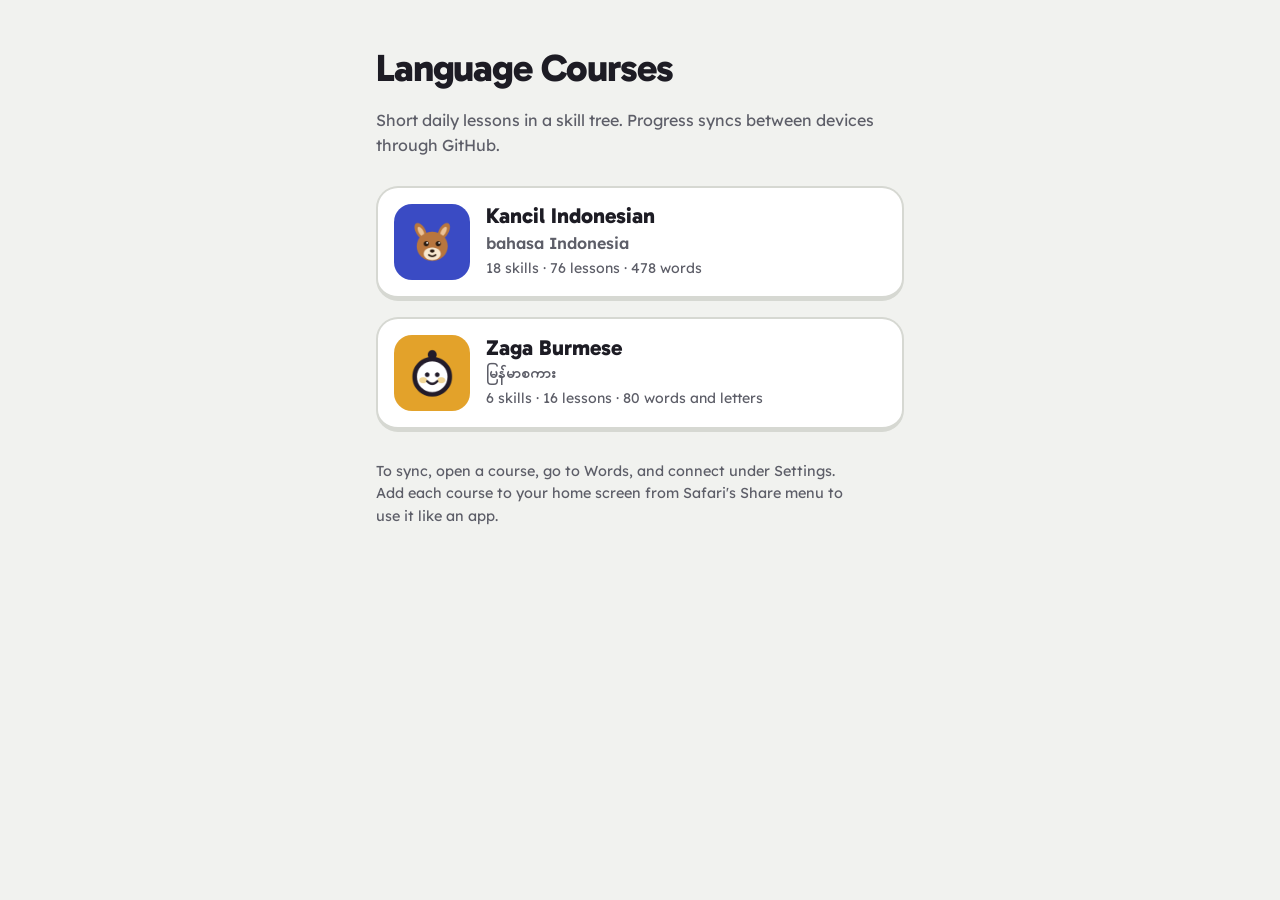
<file: index.html>
<!doctype html>
<html lang="en">
<head>
<meta charset="utf-8">
<meta name="viewport" content="width=device-width,initial-scale=1,viewport-fit=cover">
<title>Language Courses</title>
<meta name="description" content="Indonesian and Burmese courses with synced progress.">
<link rel="icon" type="image/png" href="indonesian/icon-192.png">
<link rel="preconnect" href="https://fonts.googleapis.com">
<link rel="preconnect" href="https://fonts.gstatic.com" crossorigin>
<link rel="stylesheet" href="https://fonts.googleapis.com/css2?family=Gabarito:wght@600;800&family=Lexend:wght@400;600&family=Padauk:wght@700&display=swap">
<style>
/* Layout: a single centered column with one card per course. */
:root{
  --ground:#F1F2EF; --surface:#FFFFFF; --line:#D6D8D2; --ink:#1D1C24; --muted:#5D5E68;
  --indigo:#3A4BC4; --gold:#E3A22A; --gold-ink:#2A1D06;
  --f-display:"Gabarito","Avenir Next","Segoe UI",system-ui,sans-serif;
  --f-body:"Lexend","Segoe UI",system-ui,sans-serif;
  padding-top:env(safe-area-inset-top,0px);padding-bottom:env(safe-area-inset-bottom,0px);
}
@media (prefers-color-scheme: dark){
  :root{ --ground:#141419; --surface:#1E1E26; --line:#34343F; --ink:#EFEFF4; --muted:#A5A5B2; --indigo:#6F7CEB; color-scheme:dark; }
}
*,*::before,*::after{box-sizing:border-box}
body{margin:0;background:var(--ground);color:var(--ink);font:400 16px/1.55 var(--f-body)}
main{max-width:560px;margin:0 auto;padding-block:48px 40px;padding-left:max(16px,env(safe-area-inset-left,0px));padding-right:max(16px,env(safe-area-inset-right,0px));display:flex;flex-direction:column;gap:16px}
h1{margin:0 0 4px;font:800 2.4rem/1.05 var(--f-display);letter-spacing:-.03em}
.lede{margin:0 0 12px;color:var(--muted)}
.course{display:flex;gap:16px;align-items:center;padding:16px;background:var(--surface);border:2px solid var(--line);border-bottom-width:5px;border-radius:22px;color:inherit;text-decoration:none;transition:transform .08s ease}
.course:active{transform:translateY(3px)}
.course:focus-visible{outline:3px solid var(--indigo);outline-offset:3px}
.course img{flex:none;width:76px;height:76px;border-radius:18px}
.course div{min-width:0;display:flex;flex-direction:column;gap:2px}
.course strong{font:800 1.35rem/1.15 var(--f-display)}
.course .native{font-weight:600;color:var(--muted)}
.course .native.my{font-family:"Padauk","Noto Sans Myanmar","Myanmar Text","Myanmar MN",sans-serif;line-height:1.5}
.course .meta{font-size:.88rem;color:var(--muted);font-variant-numeric:tabular-nums}
.note{margin:12px 0 0;font-size:.9rem;color:var(--muted);max-width:52ch}
</style>
</head>
<body>
<main>
  <h1>Language Courses</h1>
  <p class="lede">Short daily lessons in a skill tree. Progress syncs between devices through GitHub.</p>
  <a class="course" href="indonesian/">
    <img src="indonesian/icon-180.png" alt="">
    <div><strong>Kancil Indonesian</strong><span class="native">bahasa Indonesia</span><span class="meta">18 skills · 76 lessons · 478 words</span></div>
  </a>
  <a class="course" href="burmese/">
    <img src="burmese/icon-180.png" alt="">
    <div><strong>Zaga Burmese</strong><span class="native my">မြန်မာစကား</span><span class="meta">6 skills · 16 lessons · 80 words and letters</span></div>
  </a>
  <p class="note">To sync, open a course, go to Words, and connect under Settings. Add each course to your home screen from Safari's Share menu to use it like an app.</p>
</main>
<script>
if ('serviceWorker' in navigator && location.protocol === 'https:') navigator.serviceWorker.register('sw.js').catch(() => {});
</script>
</body>
</html>
</file>
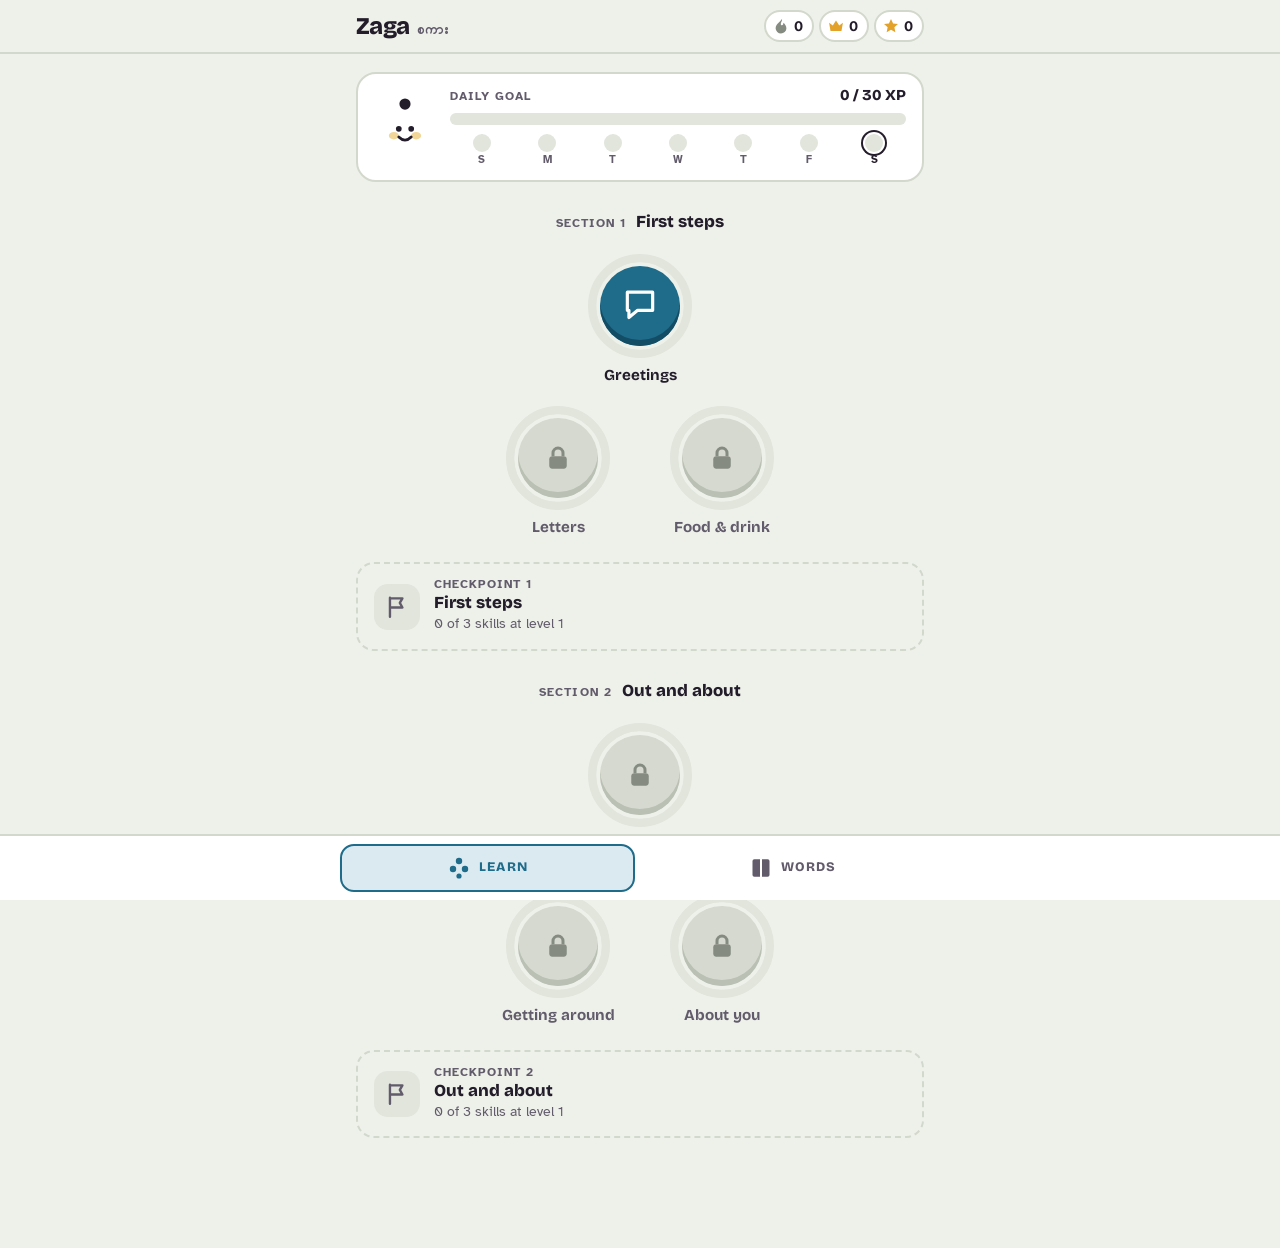
<file: burmese/index.html>
<!doctype html>
<html lang="en">
<head>
<meta charset="utf-8">
<meta name="viewport" content="width=device-width,initial-scale=1,viewport-fit=cover">
<title>Zaga Burmese</title>
<meta name="description" content="Learn Burmese in short daily lessons: a skill tree with crowns, tips, script practice, and sentence building.">
<meta name="theme-color" content="#EEF1EA" media="(prefers-color-scheme: light)">
<meta name="theme-color" content="#16131B" media="(prefers-color-scheme: dark)">
<link rel="manifest" href="manifest.webmanifest">
<link rel="apple-touch-icon" href="icon-180.png">
<link rel="icon" type="image/png" href="icon-192.png">
<meta name="apple-mobile-web-app-title" content="Zaga">
<meta name="apple-mobile-web-app-capable" content="yes">
<meta name="mobile-web-app-capable" content="yes">
<link rel="preconnect" href="https://fonts.googleapis.com">
<link rel="preconnect" href="https://fonts.gstatic.com" crossorigin>
<link rel="stylesheet" href="https://fonts.googleapis.com/css2?family=Atkinson+Hyperlegible:ital,wght@0,400;0,700;1,400&family=Bricolage+Grotesque:opsz,wght@12..96,600..800&family=Padauk:wght@400;700&display=swap">
<style>
:root{padding-top:env(safe-area-inset-top,0px);padding-bottom:env(safe-area-inset-bottom,0px)}
img{max-width:100%}
*,*::before,*::after{box-sizing:border-box}
[hidden]{display:none!important}
html,body{height:100%}
body{margin:0;background:var(--ground);color:var(--ink);font:400 16px/1.55 var(--f-body);-webkit-font-smoothing:antialiased;-webkit-tap-highlight-color:transparent}
body.locked{overflow:hidden}
body::before{content:"";position:fixed;inset:0 0 auto;height:env(safe-area-inset-top,0px);z-index:10;background:var(--ground)}
button{font:inherit;color:inherit;cursor:pointer;-webkit-appearance:none;appearance:none}
button:disabled{cursor:default}
:focus-visible{outline:3px solid var(--sel);outline-offset:3px}
.sr{position:absolute;width:1px;height:1px;overflow:hidden;clip:rect(0 0 0 0);white-space:nowrap}
.gutter{padding-left:max(16px,env(safe-area-inset-left,0px));padding-right:max(16px,env(safe-area-inset-right,0px))}
.t{font-family:var(--f-target);font-weight:var(--t-weight)}
.t.em{font-weight:var(--t-weight-bold)}
.rom{display:block;font-family:var(--f-body);font-style:italic;font-weight:400;color:var(--muted);font-size:.88rem;line-height:1.3}
.eyebrow{font:700 .72rem/1.2 var(--f-body);letter-spacing:.09em;text-transform:uppercase;color:var(--muted)}

/* ---------- top bar ---------- */
.top{position:sticky;top:env(safe-area-inset-top,0px);z-index:5;background:var(--ground);border-bottom:2px solid var(--line)}
.top-in{max-width:600px;margin:0 auto;display:flex;align-items:center;justify-content:space-between;gap:10px;padding-block:10px}
.brand{display:flex;align-items:baseline;gap:8px;min-width:0;font:800 1.5rem/1 var(--f-display);letter-spacing:-.03em;white-space:nowrap}
.brand-sub{font-size:.9rem;color:var(--muted);letter-spacing:0;line-height:1;overflow:hidden;text-overflow:ellipsis}
.chips{display:flex;gap:5px;flex:none}
.chip{display:inline-flex;align-items:center;gap:4px;padding:5px 9px 5px 6px;border-radius:999px;background:var(--surface);border:2px solid var(--line);font:800 .92rem/1 var(--f-display);font-variant-numeric:tabular-nums}
.chip svg{width:18px;height:18px}
.chip-streak svg{color:var(--locked-ink)}
.chip-streak.is-lit svg{color:var(--flame)}
.chip-crown svg{color:var(--sun)}
.chip-xp svg{color:var(--brand)}
@media (max-width:400px){.brand-sub{display:none}}

main{max-width:600px;margin:0 auto;padding-block:18px calc(110px + env(safe-area-inset-bottom,0px))}

/* ---------- today card ---------- */
.today{display:flex;gap:14px;align-items:center;padding:14px 16px;background:var(--surface);border:2px solid var(--line);border-radius:20px}
.today .mascot{flex:none}
.today-main{flex:1;min-width:0;display:flex;flex-direction:column;gap:9px}
.row-between{display:flex;justify-content:space-between;align-items:baseline;gap:8px}
.num{font:800 .95rem/1 var(--f-display);font-variant-numeric:tabular-nums}
.bar{height:12px;border-radius:999px;background:var(--sunk);overflow:hidden}
.bar i{display:block;height:100%;background:var(--sun);border-radius:inherit;transition:width .5s ease}
.week{list-style:none;margin:0;padding:0;display:grid;grid-template-columns:repeat(7,1fr);gap:2px}
.week li{display:flex;flex-direction:column;align-items:center;gap:3px;font:700 .68rem/1 var(--f-body);color:var(--muted)}
.week .dot{width:18px;height:18px;border-radius:50%;background:var(--sunk);display:grid;place-items:center;color:var(--surface)}
.week .dot svg{width:12px;height:12px}
.week .on .dot{background:var(--flame)}
.week .is-today{color:var(--ink)}
.week .is-today .dot{box-shadow:0 0 0 2px var(--surface),0 0 0 4px var(--ink)}
.practice-row{margin-top:10px;width:100%;display:flex;align-items:center;gap:12px;padding:12px 16px;border:2px solid var(--line);border-bottom-width:4px;border-radius:16px;background:var(--surface);text-align:left}
.practice-row > svg{flex:none;width:28px;height:28px;color:var(--brand)}
.practice-row div{flex:1;min-width:0;display:flex;flex-direction:column}
.practice-row strong{font:800 1rem/1.25 var(--f-display)}
.practice-row div span{color:var(--muted);font-size:.86rem}
.practice-row .go{flex:none;color:var(--brand);font:800 .82rem/1 var(--f-display);letter-spacing:.07em;text-transform:uppercase}

/* ---------- skill tree ---------- */
.sec-label{margin-top:30px;display:flex;align-items:baseline;justify-content:center;gap:10px;font:800 1.05rem/1.2 var(--f-display);text-align:center}
.tree{display:flex;flex-direction:column;align-items:center;gap:22px;padding-block:22px 6px}
.tree-row{display:flex;justify-content:center;gap:44px}
.skill{width:120px;display:flex;flex-direction:column;align-items:center;gap:8px;padding:0;border:0;background:none;border-radius:16px}
.medal{position:relative;width:104px;height:104px;display:grid;place-items:center}
.ring{position:absolute;inset:0;width:100%;height:100%;transform:rotate(-90deg)}
.ring circle{fill:none;stroke-width:8}
.ring-bg{stroke:var(--sunk)}
.ring-fg{stroke:var(--sun);stroke-linecap:round;transition:stroke-dasharray .6s ease}
.disc{width:80px;height:80px;border-radius:50%;background:var(--uc);color:#fff;display:grid;place-items:center;box-shadow:inset 0 -6px 0 var(--ud);transition:transform .08s ease}
.skill:active .disc{transform:scale(.95)}
.disc-svg{width:38px;height:38px;margin-top:-4px}
.disc-text{font-size:1.75rem;line-height:1;margin-top:-4px;font-weight:var(--t-weight-bold);letter-spacing:-.02em}
.disc > svg:not(.disc-svg){width:30px;height:30px}
.skill.is-locked .disc{background:var(--locked);color:var(--locked-ink);box-shadow:inset 0 -6px 0 var(--locked-deep)}
.skill.is-max .disc{background:var(--sun);color:var(--on-sun);box-shadow:inset 0 -6px 0 var(--sun-deep)}
.skill.is-sel .medal::after{content:"";position:absolute;inset:-5px;border-radius:50%;border:3px solid var(--uc)}
.crown{position:absolute;right:-2px;bottom:2px;display:flex;align-items:center;justify-content:center;width:38px;height:38px;color:var(--sun)}
.crown svg{position:absolute;inset:0;width:100%;height:100%;filter:drop-shadow(0 0 0 var(--ground)) drop-shadow(0 2px 0 var(--ground))}
.crown b{position:relative;margin-top:7px;font:800 .82rem/1 var(--f-display);color:var(--on-sun)}
.skill-name{font:700 .95rem/1.2 var(--f-display);text-align:center;color:var(--ink);text-wrap:balance}
.skill.is-locked .skill-name{color:var(--muted)}
@media (max-width:360px){.tree-row{gap:20px}}

.skill-pop{position:relative;width:100%;max-width:420px;margin-top:-6px;padding:16px 18px 18px;background:var(--uc);color:#fff;border-radius:20px;display:flex;flex-direction:column;gap:6px;animation:rise .18s ease}
.skill-pop::before{content:"";position:absolute;top:-9px;left:calc(50% + var(--ax));width:20px;height:20px;background:var(--uc);border-radius:4px;transform:translateX(-50%) rotate(45deg)}
.skill-pop .pop-head{display:flex;flex-wrap:wrap;align-items:baseline;gap:4px 10px}
.skill-pop .pop-head h3{margin:0;font:800 1.3rem/1.2 var(--f-display)}
.skill-pop .pop-head .t{font-size:1rem;opacity:.85}
.pop-sub,.pop-meta,.pop-next{margin:0;font-size:.92rem}
.pop-sub{opacity:.8}
.pop-meta{font-weight:700}
.pop-bar{height:10px;border-radius:999px;background:rgba(0,0,0,.22);overflow:hidden}
.pop-bar i{display:block;height:100%;background:#fff;border-radius:inherit}
.pop-btns{display:flex;gap:10px;margin-top:8px}
.pop-btns .btn{flex:1}
.skill-pop .btn-brand{background:#fff;color:var(--uc);box-shadow:0 4px 0 rgba(0,0,0,.25)}
.skill-pop .btn-ghost{background:transparent;color:#fff;border-color:rgba(255,255,255,.55);box-shadow:none;display:inline-flex;align-items:center;justify-content:center;gap:6px;flex:0 0 auto}
.skill-pop .btn-ghost svg{width:20px;height:20px}
.checkpoint{margin-top:20px;display:flex;gap:14px;align-items:center;padding:14px 16px;border:2px dashed var(--line);border-radius:18px}
.checkpoint > div{display:flex;flex-direction:column;min-width:0}
.checkpoint strong{font:800 1.05rem/1.25 var(--f-display)}
.cp-meta{color:var(--muted);font-size:.88rem}
.cp-icon{flex:none;width:46px;height:46px;border-radius:14px;background:var(--sunk);color:var(--muted);display:grid;place-items:center}
.cp-icon svg{width:26px;height:26px}
.checkpoint.is-done{border-style:solid;border-color:var(--sun);background-color:var(--surface)}
.checkpoint.is-done .cp-icon{background:var(--sun);color:var(--on-sun)}

/* ---------- words ---------- */
.page-title{margin:0;font:800 2.1rem/1.05 var(--f-display);letter-spacing:-.025em}
.lede{margin:6px 0 0;color:var(--muted);max-width:52ch}
.wtools{margin-top:22px;display:flex;flex-wrap:wrap;gap:10px;align-items:center}
.search{flex:1 1 220px;min-width:0;font:inherit;color:var(--ink);background:var(--surface);border:2px solid var(--line);border-radius:14px;padding:11px 14px}
.search:focus{outline:none;border-color:var(--sel)}
.seg{display:flex;padding:3px;border-radius:14px;background:var(--sunk);gap:3px}
.seg button{border:0;background:none;padding:8px 12px;border-radius:11px;font:700 .88rem/1 var(--f-body);color:var(--muted)}
.seg button.is-on{background:var(--surface);color:var(--ink);box-shadow:0 1px 2px var(--scrim)}
.wgroup{margin-top:24px}
.wgroup h2{display:flex;flex-wrap:wrap;align-items:baseline;gap:4px 10px;margin:0 0 10px;font:800 1.12rem/1.3 var(--f-display)}
.wgroup h2 .t{font-size:.98rem;color:var(--muted);font-weight:var(--t-weight)}
.wlist{list-style:none;margin:0;padding:0;background:var(--surface);border:2px solid var(--line);border-radius:18px;overflow:hidden}
.wrow{display:grid;grid-template-columns:minmax(0,1.1fr) minmax(0,1fr) auto;gap:12px;align-items:center;padding:9px 14px;border-top:1px solid var(--line)}
.wrow:first-child{border-top:0}
.w-t{display:flex;align-items:center;gap:6px;min-width:0}
.w-t > div{min-width:0;display:flex;flex-direction:column}
.w-t .t{font-size:var(--t-row);line-height:var(--t-lh);overflow-wrap:anywhere}
.w-t .rom{font-size:.8rem}
.w-en{min-width:0;font-size:.93rem;overflow-wrap:anywhere}
.wrow.is-new .w-t .t,.wrow.is-new .w-en{color:var(--muted)}
.w-unit{font-size:.75rem;color:var(--muted);white-space:nowrap}
.meter{display:flex;gap:3px}
.meter i{width:6px;height:16px;border-radius:3px;background:var(--sunk)}
.meter i.on{background:var(--sun)}
.empty{margin-top:22px;display:flex;gap:14px;align-items:center;padding:18px;border:2px dashed var(--line);border-radius:20px}
.empty p,.empty-line{margin:0}
.empty-line{margin-top:22px;color:var(--muted)}
.settings{margin-top:32px;display:grid;gap:14px;padding:16px;background:var(--surface);border:2px solid var(--line);border-radius:18px}
.set-title{margin:0;font:800 1.15rem/1.2 var(--f-display)}
.set-sub{display:block;color:var(--muted);font-size:.86rem}
.switch{display:flex;align-items:center;justify-content:space-between;gap:14px;cursor:pointer}
.switch input{position:absolute;opacity:0;width:1px;height:1px}
.switch .track{flex:none;width:50px;height:30px;border-radius:999px;background:var(--sunk);position:relative;transition:background .2s}
.switch .track::after{content:"";position:absolute;top:3px;left:3px;width:24px;height:24px;border-radius:50%;background:var(--surface);box-shadow:0 1px 3px var(--scrim);transition:transform .2s}
.switch input:checked + .track{background:var(--ok)}
.switch input:checked + .track::after{transform:translateX(20px)}
.switch input:focus-visible + .track{outline:3px solid var(--sel);outline-offset:2px}
.tts-only{display:none}
body.has-tts .tts-only{display:flex}
.sync{font-size:.86rem;color:var(--muted);margin:0}
.reset-row{display:flex;flex-wrap:wrap;align-items:center;gap:10px}
.reset-row p{margin:0;flex:1 1 200px;font-size:.92rem}
.btn-text{border:0;background:none;padding:8px 4px;font:700 .9rem/1 var(--f-body);color:var(--bad);text-decoration:underline;text-underline-offset:3px}

/* ---------- tabs + toast ---------- */
.tabs{position:fixed;left:0;right:0;bottom:0;z-index:6;background:var(--surface);border-top:2px solid var(--line);padding-bottom:env(safe-area-inset-bottom,0px)}
.tabs-in{max-width:600px;margin:0 auto;display:grid;grid-template-columns:1fr 1fr;gap:10px;padding-block:8px}
.tab{display:flex;align-items:center;justify-content:center;gap:8px;padding:10px;border:2px solid transparent;border-radius:14px;background:none;font:800 .82rem/1 var(--f-display);letter-spacing:.08em;text-transform:uppercase;color:var(--muted)}
.tab svg{width:24px;height:24px}
.tab.is-on{color:var(--sel);background:var(--sel-soft);border-color:var(--sel)}
.toast{position:fixed;left:50%;bottom:calc(88px + env(safe-area-inset-bottom,0px));transform:translateX(-50%);z-index:70;max-width:calc(100% - 32px);background:var(--ink);color:var(--ground);padding:11px 16px;border-radius:12px;font-weight:700;font-size:.92rem;text-align:center}

/* ---------- buttons ---------- */
.btn{border:0;border-radius:16px;padding:15px 22px;font:800 1rem/1 var(--f-display);letter-spacing:.07em;text-transform:uppercase;transition:transform .07s ease,box-shadow .07s ease}
.btn:active:not(:disabled){transform:translateY(4px);box-shadow:none}
.btn-brand{background:var(--brand);color:var(--on-brand);box-shadow:0 4px 0 var(--brand-deep)}
.btn-ok{background:var(--ok);color:var(--on-ok);box-shadow:0 4px 0 var(--ok-deep)}
.btn-bad{background:var(--bad);color:var(--on-bad);box-shadow:0 4px 0 var(--bad-deep)}
.btn-ghost{background:var(--surface);color:var(--ink);border:2px solid var(--line);box-shadow:0 4px 0 var(--line)}
.btn:disabled{background:var(--sunk);color:var(--muted);box-shadow:0 4px 0 var(--line)}
.tts{display:none;flex:none;width:40px;height:40px;border-radius:12px;border:2px solid var(--line);background:var(--surface);color:var(--sel);place-items:center;padding:0}
.tts svg{width:22px;height:22px}
body.has-tts .tts{display:inline-grid}

/* ---------- full-screen sheets: lesson and tips ---------- */
.overlay{position:fixed;inset:0;z-index:50;background:var(--ground);display:flex;flex-direction:column;padding-top:env(safe-area-inset-top,0px)}
#guide{z-index:55}
.l-head{flex:none;width:100%;max-width:660px;margin:0 auto;display:flex;align-items:center;gap:14px;padding-block:14px 10px}
.icon-btn{flex:none;border:0;background:none;padding:6px;color:var(--muted);display:grid;place-items:center;border-radius:10px}
.icon-btn svg{width:26px;height:26px}
.l-bar{flex:1;height:16px;border-radius:999px;background:var(--sunk);overflow:hidden}
.l-bar i{display:block;height:100%;background:var(--sun);border-radius:inherit;transition:width .4s ease}
.hearts{flex:none;display:flex;align-items:center;gap:5px;color:var(--bad);font:800 1.15rem/1 var(--f-display);font-variant-numeric:tabular-nums}
.hearts svg{width:24px;height:24px}
.l-body{flex:1;overflow-y:auto;-webkit-overflow-scrolling:touch}
.l-body-in{max-width:660px;margin:0 auto;padding-block:10px 28px;display:flex;flex-direction:column;gap:20px}
.ex-label{margin:0;font:800 1.45rem/1.2 var(--f-display);letter-spacing:-.01em;text-wrap:balance}
.tag{display:inline-block;margin-bottom:8px;padding:5px 9px;border-radius:8px;background:var(--sel-soft);color:var(--sel);font:800 .72rem/1 var(--f-body);letter-spacing:.09em;text-transform:uppercase}
.prompt{display:flex;align-items:center;gap:14px;flex-wrap:wrap}
.prompt > div{min-width:0}
.t-xl{display:block;font-size:var(--t-xl);line-height:var(--t-lh);font-weight:var(--t-weight-bold);overflow-wrap:anywhere}
.t-lg{display:block;font-size:var(--t-lg);line-height:var(--t-lh);overflow-wrap:anywhere}
.digit-xl{font-size:4rem;line-height:1.4;font-weight:700}
.prompt-en{margin:0;font:700 1.55rem/1.3 var(--f-display);text-wrap:balance}
.intro{display:grid;gap:6px;padding:22px 20px;background:var(--surface);border:2px solid var(--line);border-radius:22px}
.intro .head{display:flex;align-items:center;gap:14px;flex-wrap:wrap}
.intro .head > .t-xl{display:inline-block}
.intro .digit{font-size:2.4rem;line-height:1.4;color:var(--muted);padding-right:14px;border-right:2px solid var(--line)}
.rom-lg{font-size:1.05rem}
.intro .mean{font:700 1.3rem/1.3 var(--f-display)}
.intro .note{margin:8px 0 0;padding-top:12px;border-top:2px solid var(--line);color:var(--muted);font-size:.97rem;max-width:58ch}
.intro .note .t{color:var(--ink)}
.opts{display:grid;gap:10px}
.opt{display:flex;align-items:center;gap:12px;width:100%;text-align:left;padding:12px 14px;background:var(--surface);border:2px solid var(--line);border-bottom-width:4px;border-radius:16px;font-size:1.06rem;line-height:1.35;transition:border-color .12s,background .12s}
.opt .key{flex:none;width:26px;height:26px;border-radius:8px;border:2px solid var(--line);display:grid;place-items:center;font:700 .8rem/1 var(--f-body);color:var(--muted)}
@media (pointer:coarse){.opt .key{display:none}}
.opt .stack{display:flex;flex-direction:column;min-width:0}
.opt .t{font-size:var(--t-opt);line-height:var(--t-lh)}
.opt.is-sel{border-color:var(--sel);background:var(--sel-soft)}
.opt.is-sel .key{border-color:var(--sel);color:var(--sel)}
.opt.is-right{border-color:var(--ok);background:var(--ok-soft)}
.opt.is-wrong{border-color:var(--bad);background:var(--bad-soft)}
.opt:disabled{color:inherit}
.opts-letters{grid-template-columns:repeat(2,minmax(0,1fr))}
.opts-letters .opt{justify-content:center;position:relative}
.opts-letters .opt .key{position:absolute;left:10px;top:10px}
.opts-letters .opt .t{font-size:2.8rem;line-height:1.5}
.match{display:grid;grid-template-columns:repeat(2,minmax(0,1fr));gap:10px}
.mcol{display:grid;gap:10px;align-content:start}
.mbtn{min-height:68px;padding:8px 10px;background:var(--surface);border:2px solid var(--line);border-bottom-width:4px;border-radius:14px;display:flex;flex-direction:column;align-items:center;justify-content:center;text-align:center;line-height:1.25;overflow-wrap:anywhere;transition:border-color .12s,background .12s,opacity .3s}
.mbtn .t{font-size:var(--t-tile);line-height:var(--t-lh)}
.mbtn .rom{font-size:.76rem}
.mbtn.is-letter .t{font-size:2rem}
.mbtn.is-sel{border-color:var(--sel);background:var(--sel-soft)}
.mbtn.is-wrong{border-color:var(--bad);background:var(--bad-soft);animation:shake .35s}
.mbtn.is-done{border-color:var(--ok);background:var(--ok-soft);opacity:.45}
.answer-line{min-height:128px;display:flex;flex-wrap:wrap;align-content:flex-start;gap:8px;padding-top:6px;background:repeating-linear-gradient(to bottom,transparent 0,transparent 62px,var(--line) 62px,var(--line) 64px)}
.bank{display:flex;flex-wrap:wrap;justify-content:center;gap:9px}
.tile{display:inline-flex;flex-direction:column;align-items:center;justify-content:center;min-height:54px;padding:4px 13px 6px;background:var(--surface);border:2px solid var(--line);border-bottom-width:4px;border-radius:12px;min-width:46px;font-size:1.05rem}
.tile .t{font-size:var(--t-tile);line-height:var(--t-lh)}
.tile .rom{font-size:.72rem;line-height:1.1}
.tile.ghost{background:var(--sunk);border-color:var(--sunk)}
.tile.ghost > *{visibility:hidden}
.type-in{width:100%;font-size:1.3rem;color:var(--ink);background:var(--surface);border:2px solid var(--line);border-bottom-width:4px;border-radius:16px;padding:16px 16px}
.type-in:focus{outline:none;border-color:var(--sel)}
.type-in.is-right{border-color:var(--ok);background:var(--ok-soft)}
.type-in.is-wrong{border-color:var(--bad);background:var(--bad-soft)}
.type-in:disabled{color:var(--ink);opacity:1;-webkit-text-fill-color:var(--ink)}
.listen{display:flex;align-items:flex-end;gap:14px}
.say-big{width:96px;height:96px;border-radius:24px;border:0;background:var(--sel);color:var(--surface);display:grid;place-items:center;box-shadow:0 5px 0 var(--sel-deep)}
.say-big svg{width:50px;height:50px}
.say-big:active{transform:translateY(4px);box-shadow:none}
.say-slow{border:2px solid var(--line);background:var(--surface);color:var(--sel);border-radius:14px;padding:10px 14px;font:700 .9rem/1 var(--f-body)}
.shake{animation:shake .4s}
.intro{animation:popin .35s ease}
.l-foot{flex:none;border-top:2px solid var(--line);background:var(--ground);padding-bottom:env(safe-area-inset-bottom,0px);transition:background .15s}
.l-foot.ok{background:var(--ok-soft);border-color:transparent}
.l-foot.bad{background:var(--bad-soft);border-color:transparent}
.l-foot-in{max-width:660px;margin:0 auto;padding-block:16px;display:flex;flex-wrap:wrap;align-items:center;justify-content:flex-end;gap:14px}
.l-foot-in .btn{flex:0 1 220px}
.btn-skip{margin-right:auto;color:var(--muted);text-decoration:none;letter-spacing:.06em;text-transform:uppercase;font-size:.8rem}
.foot-hint{margin:0;flex:1;color:var(--muted);font-weight:700}
.fb{display:flex;gap:12px;align-items:flex-start;min-width:0;flex:1 1 280px}
.fb > svg{flex:none;width:38px;height:38px}
.fb .mk{stroke:var(--ground)}
.ok .fb{color:var(--ok)}
.bad .fb{color:var(--bad)}
.fb-title{font:800 1.3rem/1.25 var(--f-display)}
.fb-title .t{font-weight:var(--t-weight-bold)}
.fb-detail{margin-top:4px;color:var(--ink);font-size:.98rem;overflow-wrap:anywhere}
.fb-detail .t{font-size:var(--t-fb);line-height:var(--t-lh)}
.fb-detail .rom{display:inline;color:var(--ink);opacity:.75}
@media (max-width:520px){.l-foot-in .btn{flex:1 1 100%}}

.end{flex:1;overflow-y:auto;display:flex}
.end-in{margin:auto;width:100%;max-width:520px;padding-block:24px;display:flex;flex-direction:column;align-items:center;text-align:center;gap:10px}
.end-title{margin:6px 0 0;font:800 2.1rem/1.08 var(--f-display);letter-spacing:-.025em;color:var(--sun-text);text-wrap:balance}
.end-title.sad{color:var(--bad)}
.end-sub{margin:0;color:var(--muted);max-width:42ch}
.end-sub .t{color:var(--ink);font-size:1.15rem}
.end-sub .rom{display:inline}
.end-note{margin:0;font-weight:700}
.crown-big{position:relative;width:132px;height:132px;color:var(--sun);display:grid;place-items:center;animation:popin .5s ease}
.crown-big svg{position:absolute;inset:0;width:100%;height:100%}
.crown-big b{position:relative;margin-top:24px;font:800 2.2rem/1 var(--f-display);color:var(--on-sun)}
.stats{display:grid;grid-template-columns:repeat(3,minmax(0,1fr));gap:10px;width:100%;margin-top:14px}
.stat{border:2px solid var(--c);border-radius:16px;overflow:hidden;display:flex;flex-direction:column;background:var(--surface)}
.stat-k{background:var(--c);color:var(--on);font:800 .7rem/1 var(--f-body);letter-spacing:.09em;text-transform:uppercase;padding:8px 4px}
.stat-v{padding:14px 4px;font:800 1.5rem/1 var(--f-display);font-variant-numeric:tabular-nums;color:var(--tc)}
.st-sun{--c:var(--sun);--on:var(--on-sun);--tc:var(--sun-text)}
.st-ok{--c:var(--ok);--on:var(--on-ok);--tc:var(--ok)}
.st-sel{--c:var(--sel);--on:var(--surface);--tc:var(--sel)}
.streak-note{display:flex;align-items:center;gap:6px;margin:6px 0 0;font:800 1.05rem/1 var(--f-display);color:var(--flame)}
.streak-note svg{width:22px;height:22px}
.end-btns{display:flex;flex-wrap:wrap;gap:12px;justify-content:flex-end}

.scrim{position:fixed;inset:0;z-index:60;background:var(--scrim);border:0;padding:0;cursor:default}
.sheet{position:fixed;left:0;right:0;bottom:0;z-index:61;background:var(--surface);border-radius:24px 24px 0 0;padding-block:22px calc(22px + env(safe-area-inset-bottom,0px));animation:rise .2s ease}
.sheet-in{max-width:480px;margin:0 auto;display:flex;flex-direction:column;align-items:center;gap:8px;text-align:center}
.sheet h2{margin:4px 0 0;font:800 1.4rem/1.2 var(--f-display)}
.sheet p{margin:0;color:var(--muted)}
.sheet .btn{width:100%;margin-top:10px}

/* tips */
.guide-in{gap:16px}
.guide-in p{margin:0;max-width:62ch}
.guide-title{margin:0;font:800 2.1rem/1.08 var(--f-display);letter-spacing:-.025em;text-wrap:balance}
.guide-native{display:flex;flex-direction:column;margin-top:2px}
.guide-native .t{font-size:1.2rem;color:var(--muted);line-height:var(--t-lh)}
.guide-tip{padding:14px 16px;border-radius:16px;background:var(--sel-soft);font-weight:700}
.ex-list{border:2px solid var(--line);border-radius:16px;background:var(--surface);overflow:hidden}
.ex-row{display:grid;grid-template-columns:minmax(0,1.2fr) minmax(0,1fr);gap:12px;align-items:center;padding:10px 14px;border-top:1px solid var(--line)}
.ex-row:first-child{border-top:0}
.ex-t{display:flex;align-items:center;gap:8px;min-width:0}
.ex-t > div{min-width:0;display:flex;flex-direction:column}
.ex-t .t{font-size:var(--t-ex);line-height:var(--t-lh);overflow-wrap:anywhere}
.ex-en{color:var(--muted);font-size:.95rem;min-width:0;overflow-wrap:anywhere}
.guide-sub{margin:12px 0 0;font:800 1.15rem/1.2 var(--f-display)}
.guide-lessons{margin:0;padding-left:1.4em;display:grid;gap:8px}
.guide-lessons li{padding-left:4px}
.guide-lessons strong{display:block;font-family:var(--f-display)}
.guide-lessons span{display:block;font-family:var(--f-target);color:var(--muted);font-size:.95rem;line-height:var(--t-lh)}
@media (max-width:480px){.ex-row{grid-template-columns:1fr;gap:2px}}

@keyframes shake{0%,100%{transform:translateX(0)}20%{transform:translateX(-7px)}40%{transform:translateX(6px)}60%{transform:translateX(-4px)}80%{transform:translateX(3px)}}
@keyframes popin{0%{transform:scale(.9);opacity:.4}60%{transform:scale(1.04);opacity:1}100%{transform:scale(1)}}
@keyframes rise{from{transform:translateY(12px);opacity:0}to{transform:none;opacity:1}}
@media (prefers-reduced-motion:reduce){*,*::before,*::after{animation:none!important;transition:none!important}}

/* sync settings */
.sync-box{display:grid;gap:10px;padding:14px;border-radius:14px;background:var(--sunk)}
.sync-box strong{display:block}
.sync-box code{font:600 .85em/1.2 ui-monospace,SFMono-Regular,Menlo,monospace;background:var(--surface);padding:2px 6px;border-radius:6px;overflow-wrap:anywhere}
.field{display:grid;gap:4px;font-weight:700;font-size:.88rem}
.field input{font:400 1rem/1.3 var(--f-body);color:var(--ink);background:var(--surface);border:2px solid var(--line);border-radius:12px;padding:10px 12px;min-width:0;width:100%}
.field input:focus{outline:none;border-color:var(--sel)}
.sync.is-ok{color:var(--ok)}
.sync.is-bad{color:var(--bad)}
.sync:empty{display:none}
.sync-btns{display:flex;flex-wrap:wrap;gap:12px;align-items:center}
/* Layout: one narrow app column. Skills sit in rows of one and two like an old-style skill tree, separated by checkpoints; lessons and tips open as full-screen sheets. Palette from lacquerware and pagoda gold; the guide is the round letter ဝ. */
:root{
  --ground:#EEF1EA; --surface:#FFFFFF; --sunk:#E1E5DC; --line:#D3D8CC;
  --ink:#231C2A; --muted:#625B6B;
  --brand:#E3A22A; --brand-deep:#AC7410; --on-brand:#2A1D06;
  --sun:#E3A22A; --sun-deep:#AC7410; --sun-text:#94630B; --on-sun:#2A1D06;
  --ok:#278657; --ok-deep:#1B5E3D; --ok-soft:#D9F0E2; --on-ok:#FFFFFF;
  --bad:#C0392B; --bad-deep:#8C2418; --bad-soft:#F8DFDA; --on-bad:#FFFFFF;
  --sel:#1E6B8A; --sel-deep:#134D65; --sel-soft:#DBEAF1;
  --flame:#E2622A;
  --locked:#D5D9CF; --locked-deep:#BBC0B4; --locked-ink:#868B82;
  --thanaka:#F1D697;
  --scrim:rgba(18,12,24,.5);
  --u1:#1E6B8A; --u1d:#134D65;
  --u2:#B03546; --u2d:#7E2331;
  --u3:#A15628; --u3d:#733C1B;
  --u4:#6A3E8C; --u4d:#4A2A63;
  --u5:#33519A; --u5d:#223970;
  --u6:#25796A; --u6d:#18574C;
  --f-display:"Bricolage Grotesque","Avenir Next","Segoe UI",system-ui,sans-serif;
  --f-body:"Atkinson Hyperlegible","Segoe UI",system-ui,-apple-system,sans-serif;
  --f-target:"Padauk","Noto Sans Myanmar","Myanmar Text","Myanmar MN","Myanmar Sangam MN",sans-serif;
  --t-weight:400; --t-weight-bold:700; --t-lh:1.85;
  --t-xl:2.9rem; --t-lg:1.7rem; --t-opt:1.6rem; --t-tile:1.38rem; --t-row:1.28rem; --t-fb:1.3rem; --t-ex:1.25rem;
}
@media (prefers-color-scheme: dark){
  :root:not([data-theme="light"]){
    --ground:#16131B; --surface:#211D27; --sunk:#2B2632; --line:#37313F;
    --ink:#F1EDF4; --muted:#A79FB1;
    --brand:#E9AE3B; --brand-deep:#996811; --on-brand:#2A1D06;
    --sun:#E9AE3B; --sun-deep:#996811; --sun-text:#EDB64A; --on-sun:#2A1D06;
    --ok:#4CB884; --ok-deep:#2A7A53; --ok-soft:#16302A; --on-ok:#0D2017;
    --bad:#EC6957; --bad-deep:#A43A2B; --bad-soft:#3A1E1C; --on-bad:#2A0C08;
    --sel:#63B3D5; --sel-deep:#3A86A8; --sel-soft:#172F3A;
    --flame:#F28A4C;
    --locked:#36313E; --locked-deep:#27232D; --locked-ink:#807A8A;
    --thanaka:#CDAF6D;
    --scrim:rgba(0,0,0,.6);
    color-scheme:dark;
  }
}
:root[data-theme="dark"]{
  --ground:#16131B; --surface:#211D27; --sunk:#2B2632; --line:#37313F;
  --ink:#F1EDF4; --muted:#A79FB1;
  --brand:#E9AE3B; --brand-deep:#996811; --on-brand:#2A1D06;
  --sun:#E9AE3B; --sun-deep:#996811; --sun-text:#EDB64A; --on-sun:#2A1D06;
  --ok:#4CB884; --ok-deep:#2A7A53; --ok-soft:#16302A; --on-ok:#0D2017;
  --bad:#EC6957; --bad-deep:#A43A2B; --bad-soft:#3A1E1C; --on-bad:#2A0C08;
  --sel:#63B3D5; --sel-deep:#3A86A8; --sel-soft:#172F3A;
  --flame:#F28A4C;
  --locked:#36313E; --locked-deep:#27232D; --locked-ink:#807A8A;
  --thanaka:#CDAF6D;
  --scrim:rgba(0,0,0,.6);
  color-scheme:dark;
}
.mascot .ring{fill:var(--surface);stroke:var(--ink)}
.mascot .ink{fill:var(--ink)}
.mascot .cheek{fill:var(--thanaka)}
.mascot .mouth{fill:none;stroke:var(--ink);stroke-width:4.5;stroke-linecap:round}
.brand-sub{font-weight:700}
</style>
</head>
<body>
<div id="app">
  <header class="top"><div class="top-in gutter" id="topbar"></div></header>
  <main id="main" class="gutter"></main>
  <nav class="tabs gutter" aria-label="Sections"><div class="tabs-in" id="tabs"></div></nav>
  <div id="toast" class="toast" role="status" hidden></div>
</div>
<section id="lesson" class="overlay" aria-label="Lesson" hidden></section>
<section id="guide" class="overlay" aria-label="Tips" hidden></section>
<script>
const CFG = {
  key: 'zaga-burmese-v1',
  target: 'Burmese',
  brand: 'Zaga',
  brandSub: 'စကား',
  voiceRe: /^my([-_]|$)/i,
  typing: false,
  romanization: true,
  scriptRe: /[က-႟]+(?:[\s…]+[က-႟]+)*/g,
  properBase: [],
  syn: [],
  praise: [['ကောင်းတယ်', 'Good.'], ['မှန်တယ်', 'Correct.'], ['တော်တယ်', 'Well done.']],
  endWord: ['ကောင်းလိုက်တာ', 'How great!', 'kaung-laik-ta'],
  mascot(mood, size) {
    const mouth = mood === 'sad' ? '<path class="mouth" d="M41 72 Q50 64 59 72"/>'
      : mood === 'wow' ? '<ellipse class="ink" cx="50" cy="69" rx="4.5" ry="5.5"/>'
      : '<path class="mouth" d="M40 66 Q50 76 60 66"/>';
    const brows = mood === 'sad' ? '<path class="mouth" style="stroke-width:3.5" d="M34 44l9 3M66 44l-9 3"/>' : '';
    return `<svg class="mascot" width="${size}" height="${size}" viewBox="0 0 100 100" aria-hidden="true">
      <circle class="ink" cx="50" cy="13" r="9"/>
      <circle class="ring" cx="50" cy="57" r="35" stroke-width="9"/>
      <ellipse class="cheek" cx="32" cy="64" rx="8" ry="6"/><ellipse class="cheek" cx="68" cy="64" rx="8" ry="6"/>
      <circle class="ink" cx="40" cy="53" r="4.6"/><circle class="ink" cx="60" cy="53" r="4.6"/>${brows}${mouth}</svg>`;
  },
};
CFG.legacyIds = ["hello","thanks","yes","no","howru","imwell","nicemeet","sorry","itsok","dontund","slowly","alittle","bye","L_ka","L_kha","L_ga","L_nga","L_sa","L_hsa","L_ta","L_hta","L_na","L_pa","L_hpa","L_ma","L_la","L_ya","L_wa","L_tha","L_ha","L_a","tea","water","coffee","onecup","give","rice","eat","mohinga","delicious","eatenq","spicy","chicken","fish","nochili","dontwant","n1","n2","n3","n4","n5","n6","n7","n8","n9","n10","howmuch","kyat","thousand","expensive","discount","this","where","toilet","market","pagoda","right","left","straight","stophere","go","i_m","i_f","you_m","you_f","name","wherefrom","america","burmese","speak"];
CFG.syncFile = "burmese.json";
CFG.progressRepo = "pwfarrell/language-progress";
const COURSE = `
S|First steps|

U|Greetings|နှုတ်ဆက်ခြင်း|chat|Add ပါ (ba) to sound polite. It softens almost any sentence.|hnoke-seq-chin
G|မင်္ဂလာပါ (mingalaba) works at any time of day and in any setting. It literally means "it is auspicious."
G|Burmese sentences end in small particles that set the tone. ပါ (ba) makes a sentence polite, တယ် (deh) marks a plain statement, and လား (la) turns it into a yes/no question.
X|နေကောင်းလား|Are you well?|nay-kaung-la
X|နေကောင်းပါတယ်|I'm well.|nay-kaung-ba-deh
G|To make a verb negative, wrap it: မ (ma) goes in front and ဘူး (bu) goes at the end.
X|နားလည်တယ်|I understand.|na-leh-deh
X|နားမလည်ဘူး|I don't understand.|na-ma-leh-bu
L|Hello
w|မင်္ဂလာပါ|hello|Literally “it is auspicious.” Use it at any time of day.||mingalaba
w|ကျေးဇူးတင်ပါတယ်|thank you|The ending ပါတယ် (ba-deh) makes a sentence polite.||kyay-zu tin-ba-deh
w|ဟုတ်ကဲ့|yes|The polite “yes,” also used to mean “OK, got it.”||hoke-keh
w|မဟုတ်ဘူး|no|Literally “it is not so.” မ … ဘူး wraps a verb to make it negative.||ma-hoke-bu
s|ဟုတ်ကဲ့=hoke-keh + ကျေးဇူးတင်ပါတယ်=kyay-zu tin-ba-deh|Yes, thank you.|||မဟုတ်ဘူး=ma-hoke-bu + မင်္ဂလာပါ=mingalaba
L|How are you?
w|နေကောင်းလား|how are you?|နေ (stay) + ကောင်း (good) + လား (yes/no question).||nay-kaung-la
w|နေကောင်းပါတယ်|I’m well|Swap the question ending လား for ပါတယ် and the question becomes an answer.||nay-kaung-ba-deh
w|တွေ့ရတာ ဝမ်းသာပါတယ်|nice to meet you|Roughly “meeting you, I am glad.”||tweh-ya-da wun-tha-ba-deh
w|တောင်းပန်ပါတယ်|I’m sorry|||taung-ban-ba-deh
w|ရပါတယ်|it’s OK|Also works as “you’re welcome” or “no problem.”||ya-ba-deh
s|နေ=nay + ကောင်း=kaung + လား=la|How are you?|||ပါတယ်=ba-deh + ဘူး=bu
s|နေ=nay + ကောင်း=kaung + ပါတယ်=ba-deh|I’m well.|||လား=la + မ=ma
L|Getting by
w|နားမလည်ဘူး|I don’t understand|Drop မ and ဘူး to say “I understand”: နားလည်တယ်.||na-ma-leh-bu
w|ဖြည်းဖြည်း ပြောပါ|please speak slowly|Doubling is common: ဖြည်း (slow) becomes ဖြည်းဖြည်း (slowly).||pyay-pyay pyaw-ba
w|နည်းနည်း|a little|Another doubled word: နည်း (few) becomes နည်းနည်း.||neh-neh
w|သွားတော့မယ်|bye, I’m off|Literally “I’ll go now.” The everyday way to say goodbye.||thwa-dau-meh
s|နား=na + လည်=leh + တယ်=deh|I understand.|||မ=ma + ဘူး=bu
s|နား=na + မ=ma + လည်=leh + ဘူး=bu|I don’t understand.|||တယ်=deh + လား=la

U|Letters|အက္ခရာ|text:က|Letters come in pairs: plain က and breathy ခ. The breathy one adds a puff of air.|eq-kha-ya
G|Burmese script has 33 consonants, and each one carries a built-in "a" sound. Vowel signs sit above, below, before, or after a consonant to change that vowel.
G|Many consonants come in pairs: a plain one and a breathy one with a puff of air. က (ka) and ခ (kha), တ (ta) and ထ (hta), ပ (pa) and ဖ (hpa). They sound alike to English ears at first, so listen for the breath.
G|အ is a silent carrier for a vowel at the start of a word, as in အမေ (a-may, mother).
G|Words run together with no spaces. A space usually marks the end of a phrase, much like a comma.
L|k, g, ng, s|script
w|က|ka|Plain k with no puff of air, like the k in “skin.”||ka
w|ခ|kha|k with a puff of air, like the k in “kit.”||kha
w|ဂ|ga|g as in “go.”||ga
w|င|nga|ng as in “sing,” but it can start a word.||nga
w|စ|sa|Plain s.||sa
w|ဆ|hsa|s with a puff of air.||hsa
L|t, n, p, m|script
w|တ|ta|Plain t, like the t in “stop.”||ta
w|ထ|hta|t with a puff of air, like the t in “top.”||hta
w|န|na|n as in “no.”||na
w|ပ|pa|Plain p, like the p in “spin.”||pa
w|ဖ|hpa|p with a puff of air, like the p in “pin.”||hpa
w|မ|ma|m as in “me.” You already know it from မ … ဘူး.||ma
L|l, y, w, th, h|script
w|လ|la|l as in “love.”||la
w|ယ|ya|y as in “yes.”||ya
w|ဝ|wa|A perfect circle. It’s the shape of Wa, your guide.||wa
w|သ|tha|th as in “thin.”||tha
w|ဟ|ha|h as in “hat.”||ha
w|အ|a|A silent carrier. Words that start with a vowel are written with အ.||a

U|Food & drink|အစားအသောက်|cup|Verbs come last. Order by naming the item, then the amount, then ပေးပါ.|a-sa a-thauk
G|The verb comes last. ထမင်း စား is literally "rice eat." Objects, places, and times all come before the verb.
G|To order, name the item, then the amount with its counting word, then ပေးပါ (pay-ba, please give).
X|လက်ဖက်ရည် တစ်ခွက် ပေးပါ|One tea, please.|laq-pheq-yay ta-khweq pay-ba
X|ရေ ပေးပါ|Water, please.|yay pay-ba
G|ထမင်းစားပြီးပြီလား (have you eaten?) is a greeting more than a question. The usual reply is စားပြီးပါပြီ (sa-pyi-ba-bi, I've eaten).
L|At the teashop
w|လက်ဖက်ရည်|tea|Myanmar milk tea: strong, sweet, made with condensed milk.||laq-pheq-yay
w|ရေ|water|||yay
w|ကော်ဖီ|coffee|Borrowed from English.||kaw-phi
w|တစ်ခွက်|one cup|တစ် (one) + ခွက် (cup). The counting word comes after the number.||ta-khweq
w|ပေးပါ|please give|Put it after any item to ask for it: ရေ ပေးပါ.||pay-ba
s|လက်ဖက်ရည်=laq-pheq-yay + တစ်ခွက်=ta-khweq + ပေးပါ=pay-ba|One tea, please.|||ရေ=yay + ကော်ဖီ=kaw-phi
s|ရေ=yay + ပေးပါ=pay-ba|Water, please.|||ကော်ဖီ=kaw-phi + လား=la
L|Mealtime
w|ထမင်း|rice, a meal|Cooked rice, and by extension a whole meal.||hta-min
w|စား|eat|Verbs go last: ထမင်း စား is “rice eat.”||sa
w|မုန့်ဟင်းခါး|mohinga (fish noodle soup)|Fish broth with rice noodles. Often called the national dish, and eaten for breakfast.||mohinga
w|စားလို့ကောင်းတယ်|it’s delicious|Literally “good to eat.”||sa-lo kaung-deh
w|ထမင်းစားပြီးပြီလား|have you eaten?|A friendly greeting, much like “how’s it going?”||hta-min sa pyi-bi-la
s|ထမင်း=hta-min + စား=sa + ပြီးပြီ=pyi-bi + လား=la|Have you eaten?|||ပါတယ်=ba-deh + ရေ=yay
s|စား=sa + ပြီးပြီ=pyi-bi|I’ve eaten.|||လား=la + ဘူး=bu
L|Spicy or not
w|စပ်တယ်|it’s spicy|||saq-teh
w|ကြက်သား|chicken|ကြက် (chicken) + သား (meat).||kyeq-tha
w|ငါး|fish|Spelled the same as “five.” Context tells them apart.||nga
w|အစပ် မထည့်ပါနဲ့|no chili, please|အစပ် (the spicy stuff) + မထည့်ပါနဲ့ (please don’t add).||a-saq ma-hteh-ba-neh
w|မလိုချင်ဘူး|I don’t want it|Negative again: မ + လိုချင် (want) + ဘူး.||ma-lo-chin-bu
s|မ=ma + စပ်=saq + ဘူး=bu|It’s not spicy.|||တယ်=teh + လား=la
s|စပ်=saq + လား=la|Is it spicy?|||ဘူး=bu + မ=ma

S|Out and about|

U|Numbers & money|ဂဏန်းနဲ့ ငွေ|text:၁၂၃|Burmese has its own digits. You’ll see ၁ ၂ ၃ on prices and bus numbers.|ga-nan neh ngway
G|Burmese has its own digits, ၀ ၁ ၂ ၃ ၄ ၅ ၆ ၇ ၈ ၉, and they work just like 0 to 9: ၂၅ is 25. You'll see them on prices, buses, and license plates.
G|When counting things, the number comes after the noun, followed by a counting word: လက်ဖက်ရည် တစ်ခွက် is "tea, one cup."
G|Some numbers shorten inside bigger ones. တစ် (tit, one) becomes "ta" in တစ်ဆယ် (ta-seh, ten) and တစ်ထောင် (ta-htaung, one thousand).
X|ဘယ်လောက်လဲ|How much is it?|beh-lauk-leh
X|ငါးထောင် ကျပ်|5,000 kyat|nga-htaung kyat
L|One to five
w|တစ်|one|Burmese has its own digits. ၁ is 1.||tit|၁
w|နှစ်|two|||hnit|၂
w|သုံး|three|||thone|၃
w|လေး|four|||lay|၄
w|ငါး|five|Spelled the same as “fish.”||nga|၅
L|Six to ten
w|ခြောက်|six|||chauk|၆
w|ခုနစ်|seven|||khun-nit|၇
w|ရှစ်|eight|||shit|၈
w|ကိုး|nine|||ko|၉
w|တစ်ဆယ်|ten|တစ် (one) + ဆယ် (ten).||ta-seh|၁၀
L|How much?
w|ဘယ်လောက်လဲ|how much?|Wh-questions end in လဲ (leh). Yes/no questions end in လား (la).||beh-lauk-leh
w|ကျပ်|kyat (money)|Myanmar’s currency.||kyat
w|တစ်ထောင်|one thousand|Prices are often in thousands: ၅၀၀၀ ကျပ်.||ta-htaung
w|ဈေးကြီးတယ်|it’s expensive|Literally “the price is big.”||zay kyi-deh
w|ဈေးလျှော့ပေးပါ|a lower price, please|Bargaining is normal at markets.||zay shaw pay-ba
w|ဒါ|this|||da
s|ဒါ=da + ဘယ်လောက်လဲ=beh-lauk-leh|How much is this?|||ကျပ်=kyat + ဘယ်မှာလဲ=beh-hma-leh
s|တစ်ထောင်=ta-htaung + ကျပ်=kyat|1,000 kyat|||ငါး=nga + တစ်ခွက်=ta-khweq
s|ဈေး=zay + ကြီး=kyi + တယ်=deh|It’s expensive.|||မ=ma + လား=la

U|Getting around|ခရီးသွား|pin|ဈေး (zay) means both “market” and “price.”|kha-yi-thwa
G|The place comes first and the question word last: ဈေး ဘယ်မှာလဲ is "market where?"
G|There are two question endings. လဲ (leh) goes with question words like ဘယ် (which, where), and လား (la) makes a yes/no question.
X|ဘယ်မှာလဲ|Where is it?|beh-hma-leh
X|ဝေးလား|Is it far?|way-la
G|Take off your shoes and socks before entering a pagoda (ဘုရား) or someone's home.
L|Where is it?
w|ဘယ်မှာလဲ|where is it?|Put the place first: ဈေး ဘယ်မှာလဲ is “market where?”||beh-hma-leh
w|အိမ်သာ|toilet|||ein-tha
w|ဈေး|market|The same word also means “price.”||zay
w|ဘုရား|pagoda|Also means the Buddha. Take your shoes off at the entrance.||hpa-ya
s|အိမ်သာ=ein-tha + ဘယ်မှာလဲ=beh-hma-leh|Where is the toilet?|||ဈေး=zay + ဘယ်လောက်လဲ=beh-lauk-leh
s|ဈေး=zay + ဘယ်မှာလဲ=beh-hma-leh|Where is the market?|||ဘုရား=hpa-ya + လား=la
L|Directions
w|ညာဘက်|right side|ဘက် (beq) means “side.”||nya-beq
w|ဘယ်ဘက်|left side|ဘယ် also means “which,” as in ဘယ်မှာလဲ.||beh-beq
w|တည့်တည့်သွားပါ|go straight|||teh-deh thwa-ba
w|ဒီမှာ ရပ်ပါ|stop here, please|Handy in a taxi.||di-hma yaq-pa
w|သွား|go|Add ပါ for a polite request: သွားပါ.||thwa
s|ညာဘက်=nya-beq + ကို=ko + သွားပါ=thwa-ba|Go to the right.|||ဘယ်ဘက်=beh-beq + ရပ်ပါ=yaq-pa
s|ဒီမှာ=di-hma + ရပ်ပါ=yaq-pa|Stop here, please.|||သွားပါ=thwa-ba + ညာဘက်=nya-beq

U|About you|ကိုယ့်အကြောင်း|person|Pick “I” by who is speaking: ကျွန်တော် for men, ကျွန်မ for women.|ko-ah-kyaung
G|The word for "I" depends on who's speaking. Men say ကျွန်တော် (kya-naw) and women say ကျွန်မ (kya-ma). The polite "you" also follows the speaker: men say ခင်ဗျား (khin-bya) and women say ရှင် (shin).
G|People are addressed with a title before their name: ဦး (U) for an older man, ဒေါ် (Daw) for an older woman, ကို (Ko) for a young man, and မ (Ma) for a young woman.
G|Polite sentences from men often end with ခင်ဗျာ (khin-bya), and from women with ရှင် (shin), a bit like adding "sir" or "ma'am."
L|I and you
w|ကျွန်တော်|I (man speaking)|Used by men.||kya-naw
w|ကျွန်မ|I (woman speaking)|Used by women.||kya-ma
w|ခင်ဗျား|you (man speaking)|The polite “you” when a man is talking.||khin-bya
w|ရှင်|you (woman speaking)|The polite “you” when a woman is talking.||shin
w|နာမည်|name|||nan-meh
s|နာမည်=nan-meh + ဘယ်လို=beh-lo + ခေါ်လဲ=khaw-leh|What’s your name?|||ဘယ်မှာလဲ=beh-hma-leh + လား=la
L|Where from?
w|ဘယ်က လာတာလဲ|where are you from?|Literally “from where did you come?”||beh-ga la-da-leh
w|အမေရိကန်|America|||a-may-ri-kan
w|မြန်မာစကား|Burmese (language)|မြန်မာ (Myanmar) + စကား (speech).||myan-ma za-ga
w|ပြောတတ်တယ်|can speak|တတ် means “know how to.”||pyaw-taq-teh
s|မြန်မာစကား=myan-ma za-ga + နည်းနည်း=neh-neh + ပြောတတ်တယ်=pyaw-taq-teh|I speak a little Burmese.|||နားမလည်ဘူး=na-ma-leh-bu + ဖြည်းဖြည်း=pyay-pyay
s|အမေရိကန်=a-may-ri-kan + က=ga + လာတာပါ=la-da-ba|I’m from America.|||ဘယ်=beh + လား=la
`;
</script>
<script>
'use strict';
/* Progress sync through a private GitHub repo.
   Each device stores a fine-grained token (Contents: read and write on the
   progress repo only) in this browser. Each course keeps one JSON file there. */
window.Sync = (() => {
  const LS = 'language-courses:github';
  let cfg = read();
  let sha = null, busy = false, again = false, timer = 0, lastPull = 0;
  let status = '', statusKind = '';

  function read() {
    try { const c = JSON.parse(localStorage.getItem(LS) || 'null'); return c && c.token && c.repo ? c : null; }
    catch (e) { return null; }
  }
  function store(c) { try { if (c) localStorage.setItem(LS, JSON.stringify(c)); else localStorage.removeItem(LS); } catch (e) {} }
  const enc = s => {
    const b = new TextEncoder().encode(s); let bin = '';
    for (let i = 0; i < b.length; i += 0x8000) bin += String.fromCharCode.apply(null, b.subarray(i, i + 0x8000));
    return btoa(bin);
  };
  const dec = s => new TextDecoder().decode(Uint8Array.from(atob(s.replace(/\s/g, '')), c => c.charCodeAt(0)));
  class SyncError extends Error {}

  const headers = (c, json) => ({ Authorization: 'Bearer ' + c.token, Accept: 'application/vnd.github+json', ...(json ? { 'Content-Type': 'application/json' } : {}) });
  const fileUrl = c => `https://api.github.com/repos/${c.repo}/contents/${encodeURIComponent(CFG.syncFile)}`;

  async function pull(c) {
    const r = await fetch(fileUrl(c), { cache: 'no-store', headers: headers(c) });
    if (r.status === 404) { sha = null; return null; }
    if (r.status === 401) throw new SyncError('auth');
    if (r.status === 403) throw new SyncError('forbidden');
    if (!r.ok) throw new SyncError('http');
    const j = await r.json();
    sha = j.sha;
    try { return JSON.parse(dec(j.content)); } catch (e) { return null; }
  }
  async function put(c) {
    const body = { message: `${CFG.brand}: ${state.xp} XP, ${crowns()} crowns`, content: enc(JSON.stringify(state, null, 1)) };
    if (sha) body.sha = sha;
    const r = await fetch(fileUrl(c), { method: 'PUT', cache: 'no-store', headers: headers(c, true), body: JSON.stringify(body) });
    if (r.status === 409 || r.status === 422) return false;
    if (r.status === 401) throw new SyncError('auth');
    if (r.status === 403 || r.status === 404) throw new SyncError('forbidden');
    if (!r.ok) throw new SyncError('http');
    const j = await r.json();
    sha = j.content && j.content.sha;
    return true;
  }

  async function run() {
    if (!cfg) return;
    if (busy) { again = true; return; }
    busy = true;
    setStatus('Syncing…', '');
    try {
      let remote = await pull(cfg);
      applyRemote(remote);
      lastPull = Date.now();
      const same = remote && stable(normalize(remote)) === stable(state);
      if (!same && (remote || state.updatedAt)) {
        let ok = await put(cfg);
        if (!ok) { remote = await pull(cfg); applyRemote(remote); ok = await put(cfg); }
        if (!ok) throw new SyncError('conflict');
      }
      setStatus('Synced at ' + new Date().toLocaleTimeString([], { hour: 'numeric', minute: '2-digit' }) + '.', 'ok');
    } catch (e) {
      const k = e instanceof SyncError ? e.message : 'offline';
      setStatus({
        auth: 'GitHub rejected the token. It may have expired, so disconnect and paste a new one.',
        forbidden: "This token can't write to that repo. It needs Contents: Read and write on the progress repo.",
        conflict: 'Another device saved at the same moment. Tap Sync now to try again.',
      }[k] || "Couldn't reach GitHub. Progress is saved on this device and will sync next time.", 'bad');
    }
    busy = false;
    if (again) { again = false; run(); }
  }
  function push() { if (!cfg) return; clearTimeout(timer); timer = setTimeout(run, 1200); }

  function setStatus(text, kind) { status = text; statusKind = kind; renderStatus(); }
  function renderStatus() {
    const el = document.getElementById('sync-status');
    if (!el) return;
    el.textContent = status || (cfg ? '' : 'Not connected. Progress is saved in this browser only.');
    el.className = 'sync ' + (statusKind ? 'is-' + statusKind : '');
  }
  function settingsHTML() {
    if (cfg) return `<div class="sync-box">
      <div><strong>Sync across devices</strong><span class="set-sub">Saving to <code>${esc(cfg.repo)}</code> on GitHub. Both courses on this device use this connection.</span></div>
      <p class="sync" id="sync-status" role="status"></p>
      <div class="sync-btns"><button class="btn btn-ghost" data-a="sync-now">Sync now</button><button class="btn-text" data-a="sync-off">Disconnect this device</button></div></div>`;
    return `<div class="sync-box">
      <div><strong>Sync across devices</strong><span class="set-sub">Paste the GitHub token for your progress repo. You do this once on each device, and it covers both courses.</span></div>
      <label class="field" for="sync-repo"><span>Progress repo</span><input id="sync-repo" type="text" autocomplete="off" autocapitalize="off" autocorrect="off" spellcheck="false" value="${esc(CFG.progressRepo || '')}" placeholder="username/language-progress"></label>
      <label class="field" for="sync-token"><span>GitHub token</span><input id="sync-token" type="password" autocomplete="off" autocapitalize="off" autocorrect="off" spellcheck="false" placeholder="github_pat_…"></label>
      <p class="sync" id="sync-status" role="status"></p>
      <button class="btn btn-brand" data-a="sync-connect">Connect</button></div>`;
  }
  async function action(a) {
    if (a === 'sync-now') { run(); return; }
    if (a === 'sync-off') { cfg = null; sha = null; store(null); status = ''; statusKind = ''; renderWords(); toast('This device is disconnected. Progress stays saved here.'); return; }
    if (a === 'sync-connect') {
      const repo = (document.getElementById('sync-repo').value || '').trim().replace(/^https?:\/\/github\.com\//, '').replace(/\.git$|\/$/g, '');
      const token = (document.getElementById('sync-token').value || '').trim();
      if (!/^[\w.-]+\/[\w.-]+$/.test(repo)) { setStatus('Enter the repo as username/repo-name.', 'bad'); return; }
      if (!token) { setStatus('Paste the token first.', 'bad'); return; }
      setStatus('Checking the token…', '');
      try {
        const r = await fetch('https://api.github.com/repos/' + repo, { cache: 'no-store', headers: headers({ token }) });
        if (r.status === 401) { setStatus("GitHub didn't accept that token. Copy it again and paste the whole thing.", 'bad'); return; }
        if (!r.ok) { setStatus("This token can't see that repo. Check the repo name and that the token includes it.", 'bad'); return; }
      } catch (e) { setStatus("Couldn't reach GitHub. Check the connection and try again.", 'bad'); return; }
      cfg = { repo, token }; store(cfg);
      renderWords();
      toast('Connected. Syncing now.');
      run();
    }
  }
  function init() {
    if (cfg) run();
    document.addEventListener('visibilitychange', () => { if (document.visibilityState === 'visible' && Date.now() - lastPull > 15000) run(); });
    window.addEventListener('online', () => run());
  }
  return { init, push, settingsHTML, renderStatus, action };
})();
</script>
<script>
'use strict';
/* =========================================================
   Shared course engine: skill tree, lessons, levels, review
   Needs CFG (course config) and COURSE (course text) first.
   ========================================================= */

/* ---------- parse the course text ---------- */
const SECTIONS = [], UNITS = [], LESSONS = [], ALLW = [], SENTS = [];
const splitAlts = s => (s || '').split('/').map(x => x.trim()).filter(Boolean);
const tok = s => s.replace(/[.,!?;:"“”()]/g, ' ').split(/\s+/).filter(Boolean);
const parseTiles = src => src.split(' + ').map(p => {
  const i = p.indexOf('=');
  return i < 0 ? { t: p.trim(), rom: '' } : { t: p.slice(0, i).trim(), rom: p.slice(i + 1).trim() };
});
(() => {
  let sec = null, u = null, l = null;
  const keys = new Set();
  COURSE.split('\n').forEach(raw => {
    const line = raw.trim();
    if (!line || line.startsWith('//')) return;
    const f = line.split('|').map(x => x.trim());
    const tag = f[0];
    if (tag === 'S') { sec = { n: SECTIONS.length + 1, title: f[1], native: f[2] || '', units: [] }; SECTIONS.push(sec); }
    else if (tag === 'U') {
      u = { n: UNITS.length + 1, title: f[1], native: f[2] || '', icon: f[3] || 'chat', tip: f[4] || '', nativeRom: f[5] || '', guide: [], lessons: [], sec };
      UNITS.push(u); sec.units.push(u);
    }
    else if (tag === 'G') u.guide.push({ p: f[1], ex: [] });
    else if (tag === 'X') { if (!u.guide.length) u.guide.push({ p: '', ex: [] }); u.guide[u.guide.length - 1].ex.push({ t: f[1], en: f[2], rom: f[3] || '' }); }
    else if (tag === 'L') {
      l = { id: 'u' + u.n + 'l' + (u.lessons.length + 1), n: u.lessons.length + 1, title: f[1], script: f[2] === 'script', words: [], sentences: [], unit: u };
      u.lessons.push(l); LESSONS.push(l);
    }
    else if (tag === 'w') {
      let key = f[1].toLowerCase();
      if (keys.has(key)) key += '#' + f[2];
      keys.add(key);
      const w = { key, t: f[1], en: f[2], note: f[3] || '', alts: splitAlts(f[4]), rom: f[5] || '', digit: f[6] || '', script: l.script, unit: u.n, lesson: l.id };
      ALLW.push(w); l.words.push(w);
    }
    else if (tag === 's') {
      const explicit = f[1].includes('=');
      const s = { en: f[2], tAlts: splitAlts(f[3]), enAlts: splitAlts(f[4]), explicit, extras: f[5] ? parseTiles(f[5]) : null, unit: u.n, lesson: l.id };
      if (explicit) { s.tiles = parseTiles(f[1]); s.text = s.tiles.map(x => x.t).join(' '); }
      else s.text = f[1];
      SENTS.push(s); l.sentences.push(s);
    }
  });
})();

/* tiles: keep capitals only on names and titles */
const PROPER = { t: new Set(CFG.properBase || []), en: new Set(['I', 'OK']) };
SENTS.forEach(s => {
  if (!s.explicit) [s.text, ...s.tAlts].forEach(x => tok(x).slice(1).forEach(t => { if (/^[A-Z]/.test(t)) PROPER.t.add(t); }));
  [s.en, ...s.enAlts].forEach(x => tok(x).slice(1).forEach(t => { if (/^[A-Z]/.test(t)) PROPER.en.add(t); }));
});
const keepCase = (t, lang) => PROPER[lang].has(t) || /^[A-Z]{2}/.test(t);
const disp = (t, i, lang) => (i === 0 && !keepCase(t, lang)) ? t.charAt(0).toLowerCase() + t.slice(1) : t;
const J = '\u0001';
SENTS.forEach(s => {
  if (!s.explicit) s.tiles = tok(s.text).map((t, i) => ({ t: disp(t, i, 't'), rom: '' }));
  s.tTargets = [s.tiles.map(x => x.t).join(J).toLowerCase(), ...s.tAlts.map(a => tok(a).join(J).toLowerCase())];
  s.enTiles = tok(s.en).map((t, i) => ({ t: disp(t, i, 'en'), rom: '' }));
  s.enTargets = [s.enTiles.map(x => x.t).join(J).toLowerCase(), ...s.enAlts.map(a => tok(a).join(J).toLowerCase())];
  s.rom = s.tiles.map(x => x.rom).filter(Boolean).join(' ');
});

/* skill tree rows: 1, 2, 1, 2 ... inside each section */
const ROWS = [];
SECTIONS.forEach(sec => {
  let i = 0, wide = false;
  while (i < sec.units.length) {
    const n = Math.min(wide ? 2 : 1, sec.units.length - i);
    const row = { sec, units: sec.units.slice(i, i + n), idx: ROWS.length };
    row.units.forEach(u => { u.row = row.idx; });
    ROWS.push(row); i += n; wide = !wide;
  }
});

/* ---------- helpers ---------- */
const $ = s => document.querySelector(s);
const esc = s => String(s).replace(/[&<>"']/g, c => ({ '&': '&amp;', '<': '&lt;', '>': '&gt;', '"': '&quot;', "'": '&#39;' }[c]));
function rich(s) {
  let h = esc(s);
  if (CFG.scriptRe) h = h.replace(CFG.scriptRe, m => '<span class="t">' + m + '</span>');
  return h.replace(/\*(.+?)\*/g, '<b class="t em">$1</b>');
}
const shuffle = a => { a = a.slice(); for (let i = a.length - 1; i > 0; i--) { const j = Math.floor(Math.random() * (i + 1)); [a[i], a[j]] = [a[j], a[i]]; } return a; };
const pad = n => String(n).padStart(2, '0');
const dayKey = (d = new Date()) => d.getFullYear() + '-' + pad(d.getMonth() + 1) + '-' + pad(d.getDate());
const yesterdayKey = () => { const d = new Date(); d.setDate(d.getDate() - 1); return dayKey(d); };
const GOAL = 30, MAXL = 5;
const norm = s => s.toLowerCase().replace(/[-‐–]/g, ' ').replace(/[.,!?;:"“”'’()]/g, '').replace(/\s+/g, ' ').trim();
const glossParts = en => en.toLowerCase().replace(/\(.*?\)/g, ' ').split(/[,;/]/).map(x => x.trim().replace(/^to /, '').replace(/[?!.]/g, '').trim()).filter(Boolean);
const overlaps = (a, b) => { const pa = glossParts(a.en), pb = glossParts(b.en); return pa.some(p => pb.includes(p)); };
const typeable = w => CFG.typing && !w.script && !/^\(/.test(w.en);
function lev(a, b) {
  if (Math.abs(a.length - b.length) > 1) return 2;
  const d = Array.from({ length: a.length + 1 }, (_, i) => [i]);
  for (let j = 1; j <= b.length; j++) d[0][j] = j;
  for (let i = 1; i <= a.length; i++) for (let j = 1; j <= b.length; j++)
    d[i][j] = Math.min(d[i - 1][j] + 1, d[i][j - 1] + 1, d[i - 1][j - 1] + (a[i - 1] === b[j - 1] ? 0 : 1));
  return d[a.length][b.length];
}

const ICON = {
  flame: '<svg viewBox="0 0 24 24" aria-hidden="true"><path fill="currentColor" d="M13.4 2.2c.5 3.2-1.7 4.6-1.7 7 0 1.1.7 1.9 1.6 1.9 1.4 0 2-1.3 1.7-3.3 2.4 1.7 4.2 4.5 4.2 7.4A7.2 7.2 0 0 1 12 22a7.2 7.2 0 0 1-7.2-6.9c0-3.5 2.2-5.7 4-7.5 1.8-1.8 3.6-3.4 4.6-5.4z"/></svg>',
  star: '<svg viewBox="0 0 24 24" aria-hidden="true"><path fill="currentColor" d="M12 2.6l2.8 5.9 6.5.8-4.8 4.5 1.3 6.4L12 17l-5.8 3.2 1.3-6.4-4.8-4.5 6.5-.8z"/></svg>',
  crown: '<svg viewBox="0 0 24 24" aria-hidden="true"><path fill="currentColor" d="M2.8 7.6l4.9 3.8L12 4.6l4.3 6.8 4.9-3.8-1.9 11.2H4.7z"/></svg>',
  heart: '<svg viewBox="0 0 24 24" aria-hidden="true"><path fill="currentColor" d="M12 21s-7.6-4.7-9.5-9.3C1.1 8.3 3.4 4.8 6.9 4.8c2 0 3.6 1.1 5.1 3 1.5-1.9 3.1-3 5.1-3 3.5 0 5.8 3.5 4.4 6.9C19.6 16.3 12 21 12 21z"/></svg>',
  check: '<svg viewBox="0 0 24 24" aria-hidden="true"><path d="M5 12.6l4.6 4.6L19.2 7.4" fill="none" stroke="currentColor" stroke-width="3.4" stroke-linecap="round" stroke-linejoin="round"/></svg>',
  x: '<svg viewBox="0 0 24 24" aria-hidden="true"><path d="M6 6l12 12M18 6 6 18" stroke="currentColor" stroke-width="2.8" stroke-linecap="round"/></svg>',
  okCircle: '<svg viewBox="0 0 40 40" aria-hidden="true"><circle cx="20" cy="20" r="19" fill="currentColor"/><path class="mk" d="M11.5 20.5l5.5 5.5 11.5-12" fill="none" stroke-width="4" stroke-linecap="round" stroke-linejoin="round"/></svg>',
  badCircle: '<svg viewBox="0 0 40 40" aria-hidden="true"><circle cx="20" cy="20" r="19" fill="currentColor"/><path class="mk" d="M13.5 13.5l13 13M26.5 13.5l-13 13" fill="none" stroke-width="4" stroke-linecap="round"/></svg>',
  speaker: '<svg viewBox="0 0 24 24" aria-hidden="true"><path fill="currentColor" d="M3.5 9.2v5.6h3.8l5 4.2V5l-5 4.2z"/><path d="M15.6 8.6a4.8 4.8 0 0 1 0 6.8M18.2 6a8.5 8.5 0 0 1 0 12" fill="none" stroke="currentColor" stroke-width="2" stroke-linecap="round"/></svg>',
  tree: '<svg viewBox="0 0 24 24" aria-hidden="true"><circle cx="12" cy="5" r="3.2" fill="currentColor"/><circle cx="6" cy="13" r="3.2" fill="currentColor"/><circle cx="18" cy="13" r="3.2" fill="currentColor"/><circle cx="12" cy="20" r="2.6" fill="currentColor"/></svg>',
  book: '<svg viewBox="0 0 24 24" aria-hidden="true"><path fill="currentColor" d="M3.5 5A1.8 1.8 0 0 1 5.3 3.2H11v17.6H5.3a1.8 1.8 0 0 1-1.8-1.8zM13 3.2h5.7A1.8 1.8 0 0 1 20.5 5v14a1.8 1.8 0 0 1-1.8 1.8H13z"/></svg>',
  bulb: '<svg viewBox="0 0 24 24" aria-hidden="true"><path d="M9 18h6M10 21h4M12 3a6 6 0 0 0-3.6 10.8c.7.6 1.1 1.3 1.1 2.2h5c0-.9.4-1.6 1.1-2.2A6 6 0 0 0 12 3z" fill="none" stroke="currentColor" stroke-width="2" stroke-linecap="round" stroke-linejoin="round"/></svg>',
  lock: '<svg viewBox="0 0 24 24" aria-hidden="true"><rect x="5" y="10.5" width="14" height="10" rx="2.5" fill="currentColor"/><path d="M8 10.5V8a4 4 0 0 1 8 0v2.5" fill="none" stroke="currentColor" stroke-width="2.4"/></svg>',
  flag: '<svg viewBox="0 0 24 24" aria-hidden="true"><path d="M5.5 21V3.5M5.5 4h11.5l-2.4 4.2L17 12.5H5.5" fill="none" stroke="currentColor" stroke-width="2.2" stroke-linecap="round" stroke-linejoin="round"/></svg>',
  dumbbell: '<svg viewBox="0 0 24 24" aria-hidden="true"><path d="M6.5 7v10M17.5 7v10M3.5 9.5v5M20.5 9.5v5M6.5 12h11" fill="none" stroke="currentColor" stroke-width="2.6" stroke-linecap="round"/></svg>',
};
/* skill icons: 24px stroke drawings */
const SKILL_ICON = {
  chat: '<path d="M4 4.5h16v11.5H10.5L5 20.5V16H4z"/>',
  chats: '<path d="M2.5 3.5h12.5v8.5H8l-3.5 3v-3h-2z"/><path d="M18 8h3.5v8.5h-2v3l-3.5-3H10v-2"/>',
  people: '<circle cx="9" cy="8" r="3.2"/><path d="M2.8 20c0-3.6 2.8-6.4 6.2-6.4s6.2 2.8 6.2 6.4"/><circle cx="17.2" cy="9" r="2.5"/><path d="M16.6 13.8c2.7.2 4.6 2.6 4.6 5.4"/>',
  person: '<circle cx="12" cy="8" r="4"/><path d="M4 21c0-4.4 3.6-8 8-8s8 3.6 8 8"/>',
  pin: '<path d="M12 21.2s-7-6.3-7-11.7a7 7 0 0 1 14 0c0 5.4-7 11.7-7 11.7z"/><circle cx="12" cy="9.5" r="2.6"/>',
  clock: '<circle cx="12" cy="12" r="9"/><path d="M12 7v5.2l3.4 2.1"/>',
  bowl: '<path d="M3 11.5h18a9 9 0 0 1-18 0z"/><path d="M8.5 8c0-1.6 1.2-1.6 1.2-3.5M13.5 8c0-1.6 1.2-1.6 1.2-3.5"/>',
  cup: '<path d="M4 8.5h12V14a5 5 0 0 1-5 5H9a5 5 0 0 1-5-5z"/><path d="M16 10.2h1.8a2.6 2.6 0 0 1 0 5.2H16"/><path d="M8 3.5v2.2M12 3.5v2.2"/>',
  hourglass: '<path d="M6.5 3h11M6.5 21h11M8 3v3.5L12 12l-4 5.5V21M16 3v3.5L12 12l4 5.5V21"/>',
  bag: '<path d="M5 8h14l-1.2 13H6.2z"/><path d="M9 8V6.5a3 3 0 0 1 6 0V8"/>',
  phone: '<rect x="7" y="2.5" width="10" height="19" rx="2.5"/><path d="M11 18h2"/>',
  stack: '<rect x="4" y="15" width="16" height="4.5" rx="1.2"/><rect x="6.2" y="9.5" width="11.6" height="4.5" rx="1.2"/><rect x="8.5" y="4" width="7" height="4.5" rx="1.2"/>',
  blocks: '<rect x="2.5" y="7" width="8" height="10" rx="2"/><rect x="13.5" y="7" width="8" height="10" rx="2"/><path d="M10.5 12h3"/>',
  puzzle: '<path d="M4 7.5h4a2.2 2.2 0 1 1 4.4 0H16.5v4a2.2 2.2 0 1 1 0 4.4v4.6H4v-4.6a2.2 2.2 0 1 0 0-4.4z"/>',
  briefcase: '<rect x="3" y="7" width="18" height="13" rx="2"/><path d="M9 7V5.2c0-.7.5-1.2 1.2-1.2h3.6c.7 0 1.2.5 1.2 1.2V7M3 13h18"/>',
  factory: '<path d="M3 21V10.5l5 3v-3l5 3v-3l5 3V3.5h3V21z"/>',
  clipboard: '<rect x="5" y="4.5" width="14" height="16.5" rx="2"/><path d="M9 3h6v3.5H9zM8.5 11h7M8.5 15h5"/>',
  spark: '<path d="M12 3v4.5M12 16.5V21M3 12h4.5M16.5 12H21M5.6 5.6l3.2 3.2M15.2 15.2l3.2 3.2M5.6 18.4l3.2-3.2M15.2 8.8l3.2-3.2"/>',
  cross: '<path d="M9 3.5h6v5.5h5.5v6H15v5.5H9V15H3.5V9H9z"/>',
};
function skillIcon(name) {
  if (name.startsWith('text:')) return '<span class="disc-text t">' + esc(name.slice(5)) + '</span>';
  return '<svg class="disc-svg" viewBox="0 0 24 24" aria-hidden="true" fill="none" stroke="currentColor" stroke-width="2" stroke-linecap="round" stroke-linejoin="round">' + (SKILL_ICON[name] || SKILL_ICON.chat) + '</svg>';
}

/* ---------- audio: only when the device has a voice for this language ---------- */
let voice = null;
function findVoice() {
  try {
    const vs = window.speechSynthesis.getVoices();
    voice = vs.find(v => CFG.voiceRe.test(v.lang)) || null;
    document.body.classList.toggle('has-tts', !!voice);
  } catch (e) { voice = null; }
}
if ('speechSynthesis' in window) { findVoice(); try { window.speechSynthesis.addEventListener('voiceschanged', findVoice); } catch (e) {} }
function say(text, slow) {
  if (!voice || !text) return;
  try {
    const u = new SpeechSynthesisUtterance(text);
    u.voice = voice; u.lang = voice.lang; u.rate = slow ? 0.55 : 0.9;
    speechSynthesis.cancel(); speechSynthesis.speak(u);
  } catch (e) {}
}
const autoSay = text => { if (state.audio) say(text); };
const tts = (text, cls) => `<button class="tts ${cls || ''}" data-a="say" data-t="${esc(text)}" aria-label="Play audio">${ICON.speaker}</button>`;
let noListenUntil = 0;
const canListen = () => !!voice && state.audio && Date.now() > noListenUntil;
const speakText = s => s.includes('→') ? s.split('→').pop().trim() : s;

/* ---------- progress: browser cache + private sync to the viewer's account ---------- */
const blank = () => ({ v: 2, xp: 0, streak: 0, lastDay: null, skills: {}, unlocked: {}, str: {}, daily: {}, rom: true, audio: true, openAll: false, updatedAt: 0 });
function normalize(o) {
  const b = blank();
  if (!o || typeof o !== 'object') return b;
  o = JSON.parse(JSON.stringify(o));
  const s = { ...b, ...o, skills: { ...(o.skills || {}) }, unlocked: { ...(o.unlocked || {}) }, str: { ...(o.str || {}) }, daily: { ...(o.daily || {}) },
    rom: o.rom !== false, audio: o.audio !== false, openAll: !!o.openAll };
  if (o.done && !o.skills) {
    UNITS.forEach(u => {
      let k = 0;
      while (k < u.lessons.length && o.done[u.lessons[k].id]) k++;
      if (k === u.lessons.length) s.skills[u.n] = { level: 1, step: 0 };
      else if (k > 0) s.skills[u.n] = { level: 0, step: k };
    });
  }
  if (CFG.legacyIds && o.v !== 2) {
    const str = {};
    Object.entries(s.str).forEach(([k, v]) => { const i = CFG.legacyIds.indexOf(k); str[i >= 0 && ALLW[i] ? ALLW[i].key : k] = v; });
    s.str = str;
  }
  delete s.done; s.v = 2;
  return s;
}
function loadLocal() { try { const r = localStorage.getItem(CFG.key); return r ? normalize(JSON.parse(r)) : blank(); } catch (e) { return blank(); } }
function saveLocal() { try { localStorage.setItem(CFG.key, JSON.stringify(state)); } catch (e) {} }
let state = loadLocal();

/* sync adapters (sync-github.js or sync-claude.js) plug in through window.Sync */
const SyncA = () => (typeof window !== 'undefined' && window.Sync) || null;
function commit() { state.updatedAt = Date.now(); saveLocal(); const S = SyncA(); if (S) S.push(); }
const stable = o => JSON.stringify(o, (k, v) => v && typeof v === 'object' && !Array.isArray(v) ? Object.keys(v).sort().reduce((a, x) => (a[x] = v[x], a), {}) : v);
const rank = s => (s ? s.level * 1000 + s.step : 0);
/* combine two copies of progress without losing work done on either device */
function mergeStates(a, b) {
  const m = normalize(a), n = normalize(b);
  const newer = (m.updatedAt || 0) >= (n.updatedAt || 0) ? m : n, older = newer === m ? n : m;
  const out = { ...newer };
  out.xp = Math.max(m.xp || 0, n.xp || 0);
  out.skills = {};
  new Set([...Object.keys(m.skills), ...Object.keys(n.skills)]).forEach(k => { out.skills[k] = rank(m.skills[k]) >= rank(n.skills[k]) ? (m.skills[k] || n.skills[k]) : n.skills[k]; });
  out.unlocked = { ...older.unlocked, ...newer.unlocked };
  out.daily = { ...older.daily };
  Object.entries(newer.daily).forEach(([k, v]) => { out.daily[k] = Math.max(v, out.daily[k] || 0); });
  out.str = { ...older.str, ...newer.str };
  if ((m.lastDay || '') !== (n.lastDay || '')) { const late = (m.lastDay || '') > (n.lastDay || '') ? m : n; out.lastDay = late.lastDay; out.streak = late.streak; }
  else out.streak = Math.max(m.streak || 0, n.streak || 0);
  out.updatedAt = Math.max(m.updatedAt || 0, n.updatedAt || 0);
  return out;
}
function applyRemote(r) {
  if (!r) return false;
  const merged = mergeStates(state, r);
  if (stable(merged) === stable(state)) return false;
  state = merged; saveLocal();
  if (!L) { renderTop(); if (view === 'learn') renderLearn(); } else renderTop();
  return true;
}

const sk = u => state.skills[u.n] || { level: 0, step: 0 };
const crowns = () => UNITS.reduce((a, u) => a + sk(u).level, 0);
const liveStreak = () => (state.lastDay === dayKey() || state.lastDay === yesterdayKey()) ? state.streak : 0;
const isUnlocked = u => state.openAll || !!state.unlocked[u.n] || UNITS.every(x => x.row >= u.row || sk(x).level >= 1);
function learnedWords() {
  const out = [];
  UNITS.forEach(u => { const s = sk(u); u.lessons.forEach((l, i) => { if (s.level >= 1 || i < s.step) out.push(...l.words); }); });
  return out;
}
const learnedLessons = () => LESSONS.filter(l => { const s = sk(l.unit); return s.level >= 1 || l.n <= s.step; });
const romOn = w => CFG.romanization && state.rom && !(w && w.script);

/* =========================================================
   Home: top bar, skill tree, words
   ========================================================= */
let view = 'learn', sel = null, resetAsk = false, wordQuery = '', wordFilter = 'learned';

function renderTop() {
  const lit = state.lastDay === dayKey();
  $('#topbar').innerHTML = `
    <div class="brand">${esc(CFG.brand)} <span class="brand-sub t">${esc(CFG.brandSub)}</span></div>
    <div class="chips">
      <span class="chip chip-streak ${lit ? 'is-lit' : ''}" title="Day streak" aria-label="${liveStreak()} day streak">${ICON.flame}<b>${liveStreak()}</b></span>
      <span class="chip chip-crown" title="Crowns" aria-label="${crowns()} crowns">${ICON.crown}<b>${crowns()}</b></span>
      <span class="chip chip-xp" title="Total XP" aria-label="${state.xp} XP">${ICON.star}<b>${state.xp}</b></span>
    </div>`;
}
function renderTabs() {
  $('#tabs').innerHTML = `
    <button class="tab ${view === 'learn' ? 'is-on' : ''}" data-a="tab" data-v="learn" ${view === 'learn' ? 'aria-current="page"' : ''}>${ICON.tree}Learn</button>
    <button class="tab ${view === 'words' ? 'is-on' : ''}" data-a="tab" data-v="words" ${view === 'words' ? 'aria-current="page"' : ''}>${ICON.book}Words</button>`;
}

const RING = 2 * Math.PI * 46;
function skillHTML(u) {
  const s = sk(u), open = isUnlocked(u);
  const max = s.level >= MAXL;
  const frac = max ? 1 : s.step / u.lessons.length;
  const cls = !open ? 'is-locked' : max ? 'is-max' : '';
  const status = !open ? 'locked' : s.level ? `level ${s.level} of ${MAXL}` : s.step ? `lesson ${s.step + 1} of ${u.lessons.length}` : 'not started';
  return `<button class="skill ${cls} ${sel === u.n ? 'is-sel' : ''}" data-a="skill" data-u="${u.n}" aria-expanded="${sel === u.n}" aria-label="${esc(u.title)}, ${status}" style="--uc:var(--u${(u.n - 1) % 6 + 1});--ud:var(--u${(u.n - 1) % 6 + 1}d)">
    <span class="medal">
      <svg class="ring" viewBox="0 0 100 100" aria-hidden="true"><circle class="ring-bg" cx="50" cy="50" r="46"/>${frac > 0 && open ? `<circle class="ring-fg" cx="50" cy="50" r="46" stroke-dasharray="${(frac * RING).toFixed(1)} ${RING.toFixed(1)}"/>` : ''}</svg>
      <span class="disc">${open ? skillIcon(u.icon) : ICON.lock}</span>
      ${s.level > 0 ? `<span class="crown">${ICON.crown}<b>${s.level}</b></span>` : ''}
    </span>
    <span class="skill-name">${esc(u.title)}</span>
  </button>`;
}
function popHTML(u, row) {
  const s = sk(u), open = isUnlocked(u), n = u.lessons.length;
  const i = row.units.indexOf(u);
  const ax = row.units.length === 1 ? 0 : (i === 0 ? -1 : 1) * 82;
  const words = u.lessons.reduce((a, l) => a + l.words.length, 0);
  let body;
  if (!open) {
    body = `<p class="pop-meta">Locked. Reach level 1 in the skills above to open it, or unlock it now if you already know that material.</p>
      <div class="pop-btns"><button class="btn btn-brand" data-a="unlock" data-u="${u.n}">Unlock now</button><button class="btn btn-ghost" data-a="guide" data-u="${u.n}">${ICON.bulb}Tips</button></div>`;
  } else {
    const max = s.level >= MAXL;
    const meta = s.level === 0 ? `Lesson ${s.step + 1} of ${n}` : max ? `Level ${MAXL} of ${MAXL}. Practice keeps it fresh.` : `Level ${s.level} · Lesson ${s.step + 1} of ${n} toward level ${s.level + 1}`;
    const next = s.level === 0 ? u.lessons[s.step] : max ? null : u.lessons[s.step % n];
    const pct = max ? 100 : s.step / n * 100;
    body = `<p class="pop-meta">${meta}</p>
      <div class="pop-bar" role="progressbar" aria-valuemin="0" aria-valuemax="100" aria-valuenow="${Math.round(pct)}"><i style="width:${pct}%"></i></div>
      ${next ? `<p class="pop-next">${s.level === 0 ? 'Next' : 'Review'}: <strong>${esc(next.title)}</strong> · ${next.words.length} ${next.script ? 'letters' : 'words'}</p>` : ''}
      <div class="pop-btns"><button class="btn btn-brand" data-a="start" data-u="${u.n}">${s.level === 0 ? (s.step ? 'Continue' : 'Start') : max ? 'Practice' : 'Level up'}</button><button class="btn btn-ghost" data-a="guide" data-u="${u.n}">${ICON.bulb}Tips</button></div>`;
  }
  return `<div class="skill-pop" id="pop" style="--ax:${ax}px;--uc:var(--u${(u.n - 1) % 6 + 1})" role="region" aria-label="${esc(u.title)}">
    <div class="pop-head"><h3>${esc(u.title)}</h3><span class="t">${esc(u.native)}</span></div>
    <p class="pop-sub">${n} lessons · ${words} ${u.lessons.every(l => l.script) ? 'letters' : 'words'}</p>${body}</div>`;
}

function renderLearn() {
  const today = state.daily[dayKey()] || 0;
  const pct = Math.min(100, today / GOAL * 100);
  const days = [];
  for (let i = 6; i >= 0; i--) {
    const d = new Date(); d.setDate(d.getDate() - i);
    days.push({ l: 'SMTWTFS'[d.getDay()], on: (state.daily[dayKey(d)] || 0) > 0, today: i === 0 });
  }
  let h = `<section class="today" aria-label="Today">
      ${CFG.mascot(today >= GOAL ? 'wow' : 'happy', 62)}
      <div class="today-main">
        <div class="row-between"><span class="eyebrow">Daily goal</span><span class="num">${today} / ${GOAL} XP</span></div>
        <div class="bar" role="progressbar" aria-valuemin="0" aria-valuemax="${GOAL}" aria-valuenow="${Math.min(today, GOAL)}"><i style="width:${pct}%"></i></div>
        <ol class="week" aria-label="Last seven days">${days.map(d => `<li class="${d.on ? 'on' : ''} ${d.today ? 'is-today' : ''}"><span class="dot">${d.on ? ICON.check : ''}</span>${d.l}</li>`).join('')}</ol>
      </div>
    </section>`;
  if (learnedWords().length >= 4) h += `<button class="practice-row" data-a="practice">${ICON.dumbbell}<div><strong>Practice weak words</strong><span>Review what you've learned · +10 XP</span></div><span class="go">Start</span></button>`;
  SECTIONS.forEach(sec => {
    const done = sec.units.filter(u => sk(u).level >= 1).length;
    h += `<div class="sec-label"><span class="eyebrow">Section ${sec.n}</span><span>${esc(sec.title)}</span></div><div class="tree">`;
    ROWS.filter(r => r.sec === sec).forEach(row => {
      h += `<div class="tree-row">${row.units.map(skillHTML).join('')}</div>`;
      const su = row.units.find(u => u.n === sel);
      if (su) h += popHTML(su, row);
    });
    const all = done === sec.units.length;
    h += `</div><div class="checkpoint ${all ? 'is-done' : ''}">
      <span class="cp-icon">${all ? ICON.check : ICON.flag}</span>
      <div><span class="eyebrow">Checkpoint ${sec.n}</span><strong>${esc(sec.title)}</strong><span class="cp-meta">${all ? 'Complete. Every skill here is at level 1 or higher.' : `${done} of ${sec.units.length} skills at level 1`}</span></div></div>`;
  });
  $('#main').innerHTML = h;
}

function renderWords() {
  const learned = learnedWords();
  const total = ALLW.length;
  let h = `<h1 class="page-title">Words</h1>
    <p class="lede">${learned.length} of ${total} learned. Gold bars show how well each one has stuck.</p>`;
  if (learned.length >= 4) h += `<button class="practice-row" data-a="practice">${ICON.dumbbell}<div><strong>Practice weak words</strong><span>Your shakiest words, a match round, and two sentences</span></div><span class="go">Start</span></button>`;
  h += `<div class="wtools">
      <label class="sr" for="word-search">Search words</label>
      <input id="word-search" class="search" type="search" placeholder="Search ${esc(CFG.target)} or English" value="${esc(wordQuery)}" autocomplete="off" spellcheck="false">
      <div class="seg" role="group" aria-label="Which words">
        <button class="${wordFilter === 'learned' ? 'is-on' : ''}" data-a="wf" data-v="learned" aria-pressed="${wordFilter === 'learned'}">Learned</button>
        <button class="${wordFilter === 'all' ? 'is-on' : ''}" data-a="wf" data-v="all" aria-pressed="${wordFilter === 'all'}">All ${total}</button>
      </div></div>
    <div id="word-list"></div>
    <section class="settings" aria-label="Settings">
      <h2 class="set-title">Settings</h2>
      ${CFG.romanization ? `<label class="switch" for="rom-toggle"><span><strong>Show romanization</strong><span class="set-sub">Turn off once you can read the script.</span></span><input type="checkbox" id="rom-toggle" ${state.rom ? 'checked' : ''}><span class="track"></span></label>` : ''}
      <label class="switch tts-only" for="audio-toggle"><span><strong>Play audio automatically</strong><span class="set-sub">Uses your device's ${esc(CFG.target)} voice.</span></span><input type="checkbox" id="audio-toggle" ${state.audio ? 'checked' : ''}><span class="track"></span></label>
      <label class="switch" for="open-toggle"><span><strong>Open every skill</strong><span class="set-sub">Skip the unlock order if you already know the basics.</span></span><input type="checkbox" id="open-toggle" ${state.openAll ? 'checked' : ''}><span class="track"></span></label>
      ${SyncA() ? SyncA().settingsHTML() : '<p class="sync">Progress is saved in this browser.</p>'}
      ${resetAsk
        ? `<div class="reset-row"><p>Erase all XP, crowns, your streak, and word strength?</p><button class="btn btn-ghost" data-a="reset-no">Keep it</button><button class="btn btn-bad" data-a="reset-yes">Erase</button></div>`
        : `<div><button class="btn-text" data-a="reset">Reset progress</button></div>`}
    </section>`;
  $('#main').innerHTML = h;
  renderWordList();
  if (SyncA()) SyncA().renderStatus();
}
function renderWordList() {
  const box = $('#word-list');
  if (!box) return;
  const learnedSet = new Set(learnedWords().map(w => w.key));
  const q = norm(wordQuery);
  const match = w => !q || norm(w.t).includes(q) || norm(w.en).includes(q) || (w.rom && norm(w.rom).includes(q));
  let h = '', shown = 0;
  UNITS.forEach(u => {
    const ws = u.lessons.flatMap(l => l.words).filter(w => (wordFilter === 'all' || learnedSet.has(w.key)) && match(w));
    if (!ws.length) return;
    shown += ws.length;
    h += `<section class="wgroup"><h2>${esc(u.title)} <span class="t">${esc(u.native)}</span></h2><ul class="wlist">`;
    ws.forEach(w => {
      const s = state.str[w.key] || 0, known = learnedSet.has(w.key);
      h += `<li class="wrow ${known ? '' : 'is-new'}">
        <div class="w-t"><div><span class="t">${esc(w.digit ? w.digit + ' ' + w.t : w.t)}</span>${romOn(w) && w.rom ? `<span class="rom">${esc(w.rom)}</span>` : ''}</div>${tts(w.t)}</div>
        <div class="w-en">${w.script ? 'sounds like <strong>' + esc(w.en) + '</strong>' : esc(w.en)}</div>
        ${known ? `<div class="meter" role="img" aria-label="Strength ${s} of 5">${[0, 1, 2, 3, 4].map(i => `<i class="${i < s ? 'on' : ''}"></i>`).join('')}</div>` : `<span class="w-unit">Skill ${u.n}</span>`}</li>`;
    });
    h += '</ul></section>';
  });
  if (!shown) {
    h = q ? `<p class="empty-line">No words match “${esc(wordQuery)}”.</p>`
      : `<div class="empty">${CFG.mascot('happy', 56)}<p><strong>Your word list starts here.</strong> Finish the first lesson of “${esc(UNITS[0].title)}” and its words show up with their meanings and a strength meter. Switch to “All ${ALLW.length}” to browse the whole course.</p></div>`;
  }
  box.innerHTML = h;
}

function render() {
  renderTop(); renderTabs();
  if (view === 'learn') renderLearn(); else renderWords();
}
function toast(msg) {
  const t = $('#toast'); t.textContent = msg; t.hidden = false;
  clearTimeout(toast.timer); toast.timer = setTimeout(() => { t.hidden = true; }, 2600);
}

/* ---------- tips (unit guide) ---------- */
function openGuide(n) {
  const u = UNITS[n - 1];
  const g = $('#guide');
  g.innerHTML = `
    <div class="l-head gutter"><button class="icon-btn" data-a="guide-close" aria-label="Close tips">${ICON.x}</button><span class="eyebrow">Skill ${u.n} tips</span></div>
    <div class="l-body"><article class="l-body-in gutter guide-in">
      <header><h1 class="guide-title">${esc(u.title)}</h1><div class="guide-native"><span class="t">${esc(u.native)}</span>${u.nativeRom && romOn() ? `<span class="rom">${esc(u.nativeRom)}</span>` : ''}</div></header>
      <p class="guide-tip">${rich(u.tip)}</p>
      ${u.guide.map(gp => `${gp.p ? `<p>${rich(gp.p)}</p>` : ''}${gp.ex.length ? `<div class="ex-list">${gp.ex.map(x => `<div class="ex-row"><div class="ex-t"><div><span class="t">${esc(x.t)}</span>${x.rom && romOn() ? `<span class="rom">${esc(x.rom)}</span>` : ''}</div>${tts(speakText(x.t))}</div><div class="ex-en">${esc(x.en)}</div></div>`).join('')}</div>` : ''}`).join('')}
      <h2 class="guide-sub">In this skill</h2>
      <ol class="guide-lessons">${u.lessons.map(l => `<li><strong>${esc(l.title)}</strong><span>${l.words.map(w => esc(w.t)).join(' · ')}</span></li>`).join('')}</ol>
    </article></div>
    <footer class="l-foot"><div class="l-foot-in gutter"><button class="btn btn-brand" data-a="guide-close" id="guide-done">Got it</button></div></footer>`;
  g.hidden = false;
  document.body.classList.add('locked');
  const b = g.querySelector('.l-body'); if (b) b.scrollTop = 0;
  const d = $('#guide-done'); if (d) d.focus({ preventScroll: true });
}
function closeGuide() {
  const g = $('#guide'); g.hidden = true; g.innerHTML = '';
  if (!L) document.body.classList.remove('locked');
}

/* =========================================================
   Session engine
   ========================================================= */
let L = null;

function distractors(w, n) {
  const tl = w.t.toLowerCase();
  const ok = x => x !== w && x.t.toLowerCase() !== tl && x.script === w.script && !overlaps(x, w);
  const tiers = [
    ALLW.filter(x => ok(x) && x.lesson === w.lesson),
    ALLW.filter(x => ok(x) && x.unit === w.unit && x.lesson !== w.lesson),
    ALLW.filter(x => ok(x) && x.unit !== w.unit),
  ];
  const out = [];
  for (const tier of tiers) for (const x of shuffle(tier)) {
    if (out.length >= n) return out;
    if (!out.some(o => o.t.toLowerCase() === x.t.toLowerCase() || overlaps(o, x))) out.push(x);
  }
  return out;
}
function uniquePairs(ws) {
  const out = [];
  ws.forEach(w => { if (!out.some(o => o.t.toLowerCase() === w.t.toLowerCase() || overlaps(o, w))) out.push(w); });
  return out;
}
function pickExtras(s, lang, n) {
  if (lang === 't' && s.extras) return shuffle(s.extras).slice(0, n + 1);
  const ans = (lang === 't' ? s.tiles : s.enTiles).map(x => x.t.toLowerCase());
  const block = new Set(ans);
  if (lang === 't') ans.forEach(t => (CFG.syn || []).forEach(g => { if (g.includes(t)) g.forEach(x => block.add(x)); }));
  else ['a', 'an', 'the'].forEach(x => block.add(x));
  const src = x => lang === 't' ? (x.explicit ? x.tiles : tok(x.text).map(t => ({ t, rom: '' }))) : tok(x.en).map(t => ({ t, rom: '' }));
  const tiers = [SENTS.filter(x => x !== s && x.lesson === s.lesson), SENTS.filter(x => x.unit === s.unit && x.lesson !== s.lesson), SENTS.filter(x => x.unit !== s.unit)];
  const out = [], seen = new Set();
  for (const tier of tiers) for (const tile of shuffle(tier.flatMap(src))) {
    const lo = tile.t.toLowerCase();
    if (block.has(lo) || seen.has(lo)) continue;
    seen.add(lo);
    out.push({ t: keepCase(tile.t, lang) ? tile.t : tile.t.toLowerCase(), rom: tile.rom });
    if (out.length >= n) return out;
  }
  return out;
}
const pickType = () => Math.random() < 0.5 ? 'pick-en' : 'pick-t';
const withDigit = (w, p) => !!w.digit && Math.random() < (p || 0.45);
function wordEx(w, prodP) {
  if (withDigit(w, 0.3)) return { t: 'pick-en', w, digit: true };
  if (Math.random() < prodP) return { t: typeable(w) && Math.random() < 0.6 ? 'type' : 'pick-t', w };
  return { t: 'pick-en', w };
}
function listening(ws, sents) {
  const q = [];
  if (!canListen()) return q;
  const w = shuffle(ws.filter(x => !x.script))[0] || shuffle(ws)[0];
  if (w) q.push({ t: 'listen-pick', w });
  if (sents.length) q.push({ t: 'listen-build', s: shuffle(sents)[0] });
  return q;
}

/* level 0: a first-time lesson, new words introduced one at a time */
function buildLesson(les) {
  const ws = les.words, head = [], tail = [];
  ws.forEach((w, i) => {
    head.push({ t: 'intro', w });
    if (i > 0) { const p = ws[i - 1]; const t = pickType(); head.push({ t, w: p, digit: t === 'pick-en' && withDigit(p) }); }
  });
  head.push({ t: 'pick-en', w: ws[ws.length - 1] });
  const pairs = uniquePairs(shuffle(ws)).slice(0, 5);
  if (pairs.length >= 3) tail.push({ t: 'match', ws: pairs });
  les.sentences.forEach((s, i) => tail.push({ t: i % 2 ? 'build-en' : 'build-t', s }));
  shuffle(ws.filter(typeable)).slice(0, 2).forEach(w => tail.push({ t: 'type', w }));
  if (!ws.some(typeable)) shuffle(ws).slice(0, 2).forEach(w => tail.push({ t: 'pick-t', w }));
  tail.push(...listening(ws, les.sentences));
  return [...head, ...shuffle(tail)];
}
/* levels 1-4: review one lesson's words plus older ones, harder each level */
function buildLevelUp(u, les, level) {
  const all = u.lessons.flatMap(l => l.words);
  const focus = les ? les.words : shuffle(all).slice(0, 6);
  const review = shuffle(all.filter(w => !focus.includes(w))).slice(0, 3);
  const ws = uniquePairs(shuffle([...focus, ...review]));
  const prodP = Math.min(0.85, 0.25 + 0.15 * level);
  const q = ws.map(w => wordEx(w, prodP));
  const m = uniquePairs(shuffle(ws)).slice(0, 5);
  if (m.length >= 3) q.splice(Math.min(3, q.length), 0, { t: 'match', ws: m });
  const unitS = u.lessons.flatMap(l => l.sentences);
  const sents = [...(les ? les.sentences : []), ...shuffle(unitS.filter(s => !les || s.lesson !== les.id)).slice(0, les ? 1 : 3)];
  shuffle(sents).slice(0, 3).forEach(s => q.push({ t: Math.random() < prodP ? 'build-t' : 'build-en', s }));
  q.push(...listening(ws, sents));
  return q;
}
function buildPractice() {
  const learned = uniquePairs(shuffle(learnedWords()).sort((a, b) => (state.str[a.key] || 0) - (state.str[b.key] || 0)));
  const pick = learned.slice(0, 8);
  const q = pick.map(w => wordEx(w, 0.5));
  const m = uniquePairs(shuffle(pick)).slice(0, 5);
  if (m.length >= 3) q.splice(Math.min(4, q.length), 0, { t: 'match', ws: m });
  const sents = shuffle(learnedLessons().flatMap(l => l.sentences)).slice(0, 2);
  sents.forEach((s, i) => q.push({ t: i ? 'build-en' : 'build-t', s }));
  q.push(...listening(pick, []));
  return q;
}

function prep(ex) {
  const e = { ...ex, orig: ex };
  if (e.t === 'pick-en' || e.t === 'pick-t' || e.t === 'listen-pick') { e.options = shuffle([e.w, ...distractors(e.w, 3)]); e.sel = -1; }
  if (e.t === 'type') e.typed = '';
  if (e.t === 'build-t' || e.t === 'build-en' || e.t === 'listen-build') {
    const lang = e.t === 'build-en' ? 'en' : 't';
    const tiles = lang === 'en' ? e.s.enTiles : e.s.tiles;
    e.lang = lang;
    e.targets = lang === 'en' ? e.s.enTargets : e.s.tTargets;
    e.bank = shuffle([...tiles, ...pickExtras(e.s, lang, tiles.length >= 5 ? 3 : 2)].map((t, k) => ({ ...t, k })));
    e.placed = [];
  }
  if (e.t === 'match') { e.left = shuffle(e.ws); e.right = shuffle(e.ws); e.selL = null; e.selR = null; e.matched = new Set(); e.bad = null; e.errors = 0; }
  return e;
}

function startSkill(n) {
  const u = UNITS[n - 1], s = sk(u);
  if (s.level === 0) { const les = u.lessons[s.step]; openSession({ kind: 'lesson', u, les, q: buildLesson(les) }); }
  else if (s.level < MAXL) { const les = u.lessons[s.step % u.lessons.length]; openSession({ kind: 'levelup', u, les, q: buildLevelUp(u, les, s.level) }); }
  else openSession({ kind: 'skillpractice', u, les: null, q: buildLevelUp(u, null, MAXL) });
}
function startPractice() {
  if (learnedWords().length < 4) { toast('Finish a lesson first to unlock practice.'); return; }
  openSession({ kind: 'practice', u: null, les: null, q: buildPractice() });
}
function openSession(o) {
  L = { ...o, queue: o.q, done: 0, hearts: 5, graded: 0, correct: 0, mistakes: 0, str: {}, start: Date.now(), phase: 'answer', ex: null, praise: Math.floor(Math.random() * CFG.praise.length), confirmQuit: false, anim: '' };
  $('#lesson').hidden = false;
  document.body.classList.add('locked');
  next();
}
function next() {
  if (!L.queue.length) { finish(); return; }
  L.ex = prep(L.queue.shift());
  L.phase = 'answer'; L.anim = '';
  renderLesson();
  const body = document.querySelector('#lesson .l-body'); if (body) body.scrollTop = 0;
  const e = L.ex;
  if (e.t === 'intro' || (e.t === 'pick-en' && !e.digit)) autoSay(e.w.t);
  if (e.t === 'build-en') autoSay(e.s.text);
  if (e.t === 'listen-pick') say(e.w.t);
  if (e.t === 'listen-build') say(e.s.text);
}
function bump(key, d) { L.str[key] = (L.str[key] || 0) + d; }

function typeTargets(w) {
  const set = new Set([w.t, ...w.alts].map(norm));
  if (!/\(/.test(w.en)) {
    const parts = glossParts(w.en);
    ALLW.forEach(x => { if (x !== w && !x.script && glossParts(x.en).some(p => parts.includes(p))) { set.add(norm(x.t)); x.alts.forEach(a => set.add(norm(a))); } });
  }
  return set;
}
function check() {
  const e = L.ex;
  if (L.phase !== 'answer') return;
  let ok;
  if (e.options) {
    if (e.sel < 0) return;
    ok = e.options[e.sel] === e.w;
    bump(e.w.key, ok ? 1 : -2);
  } else if (e.t === 'type') {
    const v = norm(e.typed || '');
    if (!v) return;
    const targets = typeTargets(e.w);
    e.typo = false; e.other = false;
    if (targets.has(v)) { ok = true; e.other = v !== norm(e.w.t) && !e.w.alts.map(norm).includes(v); }
    else if ([...targets].some(t => t.length >= 4 && lev(t, v) === 1)) { ok = true; e.typo = true; }
    else ok = false;
    bump(e.w.key, ok ? 1 : -2);
  } else if (e.bank) {
    if (!e.placed.length) return;
    const got = e.placed.map(k => e.bank.find(t => t.k === k).t).join(J).toLowerCase();
    ok = e.targets.includes(got);
  } else return;
  grade(ok);
}
function grade(ok) {
  const e = L.ex;
  L.graded++;
  if (ok) {
    L.correct++;
    L.praise = (L.praise + 1) % CFG.praise.length;
    if (e.t === 'pick-t' || e.t === 'type') autoSay(e.w.t);
    if (e.t === 'build-t') autoSay(e.s.text);
  } else { L.mistakes++; L.hearts--; L.queue.push(e.orig); }
  L.phase = 'feedback'; L.lastOk = ok; L.anim = ok ? 'pop' : 'shake';
  renderLesson();
  const c = $('#cont'); if (c) c.focus({ preventScroll: true });
}
function cont() {
  if (L.phase !== 'feedback') return;
  if (L.hearts <= 0) { showFail(); return; }
  L.done++;
  next();
}
function tapMatch(side, key) {
  const e = L.ex;
  if (L.phase !== 'answer' || e.matched.has(key)) return;
  if (side === 'L') { e.selL = e.selL === key ? null : key; const w = e.ws.find(x => x.key === key); if (e.selL && w) autoSay(w.t); }
  else e.selR = e.selR === key ? null : key;
  if (e.selL && e.selR) {
    if (e.selL === e.selR) { e.matched.add(e.selL); bump(e.selL, 1); }
    else {
      e.errors++; L.mistakes++; bump(e.selL, -1);
      const pair = [e.selL, e.selR]; e.bad = pair;
      setTimeout(() => { if (L && L.ex === e && e.bad === pair) { e.bad = null; renderLesson(); } }, 500);
    }
    e.selL = e.selR = null;
  }
  if (e.matched.size === e.ws.length) {
    L.graded++; if (!e.errors) L.correct++;
    L.phase = 'feedback'; L.lastOk = true; L.anim = 'pop';
    L.praise = (L.praise + 1) % CFG.praise.length;
    renderLesson();
    const c = $('#cont'); if (c) c.focus({ preventScroll: true });
    return;
  }
  renderLesson();
}
function skipListening() {
  noListenUntil = Date.now() + 15 * 60 * 1000;
  L.queue = L.queue.filter(x => x.t !== 'listen-pick' && x.t !== 'listen-build');
  toast('Listening exercises are off for 15 minutes.');
  L.done++;
  next();
}

/* ---------- exercise markup ---------- */
const tHTML = (w, big) => `<span class="t ${big ? 't-xl' : ''}">${esc(w.t)}</span>`;
const romHTML = (w, cls) => romOn(w) && w.rom ? `<span class="rom ${cls || ''}">${esc(w.rom)}</span>` : '';
function optCls(e, i) {
  if (L.phase === 'feedback') {
    if (e.options[i] === e.w) return 'is-right';
    if (i === e.sel) return 'is-wrong';
    return '';
  }
  return e.sel === i ? 'is-sel' : '';
}
const listenBox = text => `<div class="listen"><button class="say-big" data-a="say" data-t="${esc(text)}" aria-label="Play again">${ICON.speaker}</button><button class="say-slow" data-a="say-slow" data-t="${esc(text)}">Slower</button></div>`;
function tileHTML(t, where, fb) {
  return `<button class="tile ${L.ex.lang === 't' ? 'is-t' : ''}" data-a="tile" data-where="${where}" data-k="${t.k}" ${fb ? 'disabled' : ''}><span class="${L.ex.lang === 't' ? 't' : ''}">${esc(t.t)}</span>${L.ex.lang === 't' && t.rom && CFG.romanization && state.rom ? `<span class="rom">${esc(t.rom)}</span>` : ''}</button>`;
}
function buildArea(e, fb) {
  return `<div class="answer-line ${L.anim === 'shake' ? 'shake' : ''}" aria-label="Your answer">${e.placed.map(k => tileHTML(e.bank.find(t => t.k === k), 'line', fb)).join('')}</div>
    <div class="bank" aria-label="Word tiles">${e.bank.map(t => e.placed.includes(t.k)
      ? `<span class="tile ghost ${e.lang === 't' ? 'is-t' : ''}" aria-hidden="true"><span class="${e.lang === 't' ? 't' : ''}">${esc(t.t)}</span>${e.lang === 't' && t.rom && CFG.romanization && state.rom ? `<span class="rom">${esc(t.rom)}</span>` : ''}</span>`
      : tileHTML(t, 'bank', fb)).join('')}</div>`;
}
function exHTML(e) {
  const fb = L.phase === 'feedback';
  if (e.t === 'intro') {
    const w = e.w;
    return `<div><span class="tag">${w.script ? 'New letter' : 'New word'}</span><h2 class="ex-label">${w.script ? 'Meet this letter' : 'Learn this word'}</h2></div>
      <div class="intro">
        <div class="head">${w.digit ? `<span class="digit t">${esc(w.digit)}</span>` : ''}${tHTML(w, true)}${tts(w.t)}</div>
        ${romHTML(w, 'rom-lg')}
        <div class="mean">${w.script ? 'Sounds like “' + esc(w.en) + '”' : esc(w.en)}</div>
        ${w.note ? `<p class="note">${rich(w.note)}</p>` : ''}
      </div>`;
  }
  if (e.t === 'pick-en') {
    const w = e.w;
    const label = w.script ? 'What sound does this letter make?' : e.digit ? 'What number is this?' : 'What does this mean?';
    const prompt = e.digit ? `<div class="digit-xl t">${esc(w.digit)}</div>` : `<div>${tHTML(w, true)}${romHTML(w)}</div>${tts(w.t)}`;
    return `<h2 class="ex-label">${label}</h2>
      <div class="prompt ${L.anim === 'shake' ? 'shake' : ''}">${prompt}</div>
      <div class="opts" role="group" aria-label="Answers">${e.options.map((o, i) => `<button class="opt ${optCls(e, i)}" data-a="opt" data-i="${i}" ${fb ? 'disabled' : ''} aria-pressed="${e.sel === i}"><span class="key">${i + 1}</span><span>${esc(o.en)}</span></button>`).join('')}</div>`;
  }
  if (e.t === 'pick-t' || e.t === 'listen-pick') {
    const w = e.w, listen = e.t === 'listen-pick';
    const label = listen ? 'What did you hear?' : w.script ? 'Which letter makes this sound?' : `Choose the ${esc(CFG.target)} for`;
    const prompt = listen ? listenBox(w.t) : `<p class="prompt-en ${L.anim === 'shake' ? 'shake' : ''}">“${esc(w.en)}”</p>`;
    return `<h2 class="ex-label">${label}</h2>${prompt}
      <div class="opts ${w.script ? 'opts-letters' : ''}" role="group" aria-label="Answers">${e.options.map((o, i) => `<button class="opt ${optCls(e, i)}" data-a="opt" data-i="${i}" ${fb ? 'disabled' : ''} aria-pressed="${e.sel === i}"><span class="key">${i + 1}</span><span class="stack">${tHTML(o)}${listen ? '' : romHTML(o)}</span></button>`).join('')}</div>`;
  }
  if (e.t === 'type') {
    const cls = fb ? (L.lastOk ? 'is-right' : 'is-wrong') : '';
    return `<h2 class="ex-label">Type this in ${esc(CFG.target)}</h2>
      <p class="prompt-en ${L.anim === 'shake' ? 'shake' : ''}">“${esc(e.w.en)}”</p>
      <label class="sr" for="type-in">Your answer</label>
      <input id="type-in" class="type-in t ${cls}" type="text" autocomplete="off" autocapitalize="off" autocorrect="off" spellcheck="false" enterkeyhint="done" placeholder="Type in ${esc(CFG.target)}" value="${esc(e.typed || '')}" ${fb ? 'disabled' : ''}>`;
  }
  if (e.t === 'match') {
    const cls = (side, w) => {
      const s = side === 'L' ? e.selL : e.selR;
      if (e.matched.has(w.key)) return 'is-done';
      if (e.bad && e.bad[side === 'L' ? 0 : 1] === w.key) return 'is-wrong';
      return s === w.key ? 'is-sel' : '';
    };
    return `<h2 class="ex-label">Tap the matching pairs</h2>
      <div class="match">
        <div class="mcol">${e.left.map(w => `<button class="mbtn ${w.script ? 'is-letter' : ''} ${cls('L', w)}" data-a="match" data-side="L" data-k="${esc(w.key)}" ${e.matched.has(w.key) || fb ? 'disabled' : ''}>${tHTML(w)}${romHTML(w)}</button>`).join('')}</div>
        <div class="mcol">${e.right.map(w => `<button class="mbtn ${cls('R', w)}" data-a="match" data-side="R" data-k="${esc(w.key)}" ${e.matched.has(w.key) || fb ? 'disabled' : ''}>${esc(w.en)}</button>`).join('')}</div>
      </div>`;
  }
  if (e.t === 'build-t') return `<h2 class="ex-label">Write this in ${esc(CFG.target)}</h2><p class="prompt-en">${esc(e.s.en)}</p>${buildArea(e, fb)}`;
  if (e.t === 'build-en') return `<h2 class="ex-label">Write this in English</h2>
      <div class="prompt"><div><span class="t t-lg">${esc(e.s.text)}</span>${romOn() && e.s.rom ? `<span class="rom">${esc(e.s.rom)}</span>` : ''}</div>${tts(e.s.text)}</div>${buildArea(e, fb)}`;
  if (e.t === 'listen-build') return `<h2 class="ex-label">Tap what you hear</h2>${listenBox(e.s.text)}${buildArea(e, fb)}`;
  return '';
}

function footHTML(e) {
  if (L.phase === 'feedback') {
    const ok = L.lastOk;
    let title, detail = '';
    const sentT = s => `<span class="t">${esc(s.text)}</span>${romOn() && s.rom ? `<br><span class="rom">${esc(s.rom)}</span>` : ''}`;
    if (ok) {
      const p = CFG.praise[L.praise];
      title = `<span class="t">${esc(p[0])}</span> ${esc(p[1])}`;
      if (e.t === 'build-t') detail = romOn() && e.s.rom ? `<span class="rom">${esc(e.s.rom)}</span>` : '';
      else if (e.t === 'listen-build') detail = `${sentT(e.s)}<br>${esc(e.s.en)}`;
      else if (e.t === 'match') detail = e.errors ? `All matched, with ${e.errors} slip${e.errors > 1 ? 's' : ''}.` : 'All pairs matched.';
      else if (e.t === 'type' && e.typo) detail = `Watch the spelling: <span class="t">${esc(e.w.t)}</span>`;
      else if (e.t === 'type' && e.other) detail = `Also correct: <span class="t">${esc(e.w.t)}</span>`;
      else if (e.t === 'listen-pick') detail = `<span class="t">${esc(e.w.t)}</span> means “${esc(e.w.en)}.”`;
      else if (e.w && e.w.note) detail = rich(e.w.note);
    } else {
      title = 'Correct answer:';
      if (e.t === 'pick-en') detail = `<strong>${esc(e.w.en)}</strong>${e.w.note ? '<br>' + rich(e.w.note) : ''}`;
      else if (e.t === 'pick-t' || e.t === 'type' || e.t === 'listen-pick') detail = `<span class="t">${esc(e.w.t)}</span>${romOn(e.w) && e.w.rom ? ` <span class="rom">${esc(e.w.rom)}</span>` : ''}${e.t === 'listen-pick' ? ` (${esc(e.w.en)})` : ''}`;
      else if (e.t === 'build-t' || e.t === 'listen-build') detail = `${sentT(e.s)}${e.t === 'listen-build' ? '<br>' + esc(e.s.en) : ''}`;
      else if (e.t === 'build-en') detail = `<strong>${esc(e.s.en)}</strong>`;
    }
    return `<footer class="l-foot ${ok ? 'ok' : 'bad'}"><div class="l-foot-in gutter">
      <div class="fb" role="status">${ok ? ICON.okCircle : ICON.badCircle}<div><div class="fb-title">${title}</div>${detail ? `<div class="fb-detail">${detail}</div>` : ''}</div></div>
      <button class="btn ${ok ? 'btn-ok' : 'btn-bad'}" data-a="continue" id="cont">Continue</button></div></footer>`;
  }
  if (e.t === 'intro') return `<footer class="l-foot"><div class="l-foot-in gutter"><button class="btn btn-brand" data-a="intro-next" id="cont">Continue</button></div></footer>`;
  if (e.t === 'match') return `<footer class="l-foot"><div class="l-foot-in gutter"><p class="foot-hint">${e.matched.size} of ${e.ws.length} pairs matched</p></div></footer>`;
  const ready = e.bank ? e.placed.length > 0 : e.t === 'type' ? !!(e.typed || '').trim() : e.sel >= 0;
  const skip = (e.t === 'listen-pick' || e.t === 'listen-build') ? `<button class="btn-text btn-skip" data-a="nolisten">Can't listen now</button>` : '';
  return `<footer class="l-foot"><div class="l-foot-in gutter">${skip}<button class="btn btn-brand" data-a="check" id="check-btn" ${ready ? '' : 'disabled'}>Check</button></div></footer>`;
}

function renderLesson() {
  if (!L || L.phase === 'end') return;
  const e = L.ex;
  const answered = L.done + (L.phase === 'feedback' ? 1 : 0);
  const total = L.done + 1 + L.queue.length;
  const pct = Math.round(answered / total * 100);
  $('#lesson').innerHTML = `
    <div class="l-head gutter">
      <button class="icon-btn" data-a="quit" aria-label="Quit lesson">${ICON.x}</button>
      <div class="l-bar" role="progressbar" aria-label="Lesson progress" aria-valuemin="0" aria-valuemax="100" aria-valuenow="${pct}"><i style="width:${pct}%"></i></div>
      <span class="hearts" aria-label="${L.hearts} hearts left">${ICON.heart}<b>${L.hearts}</b></span>
    </div>
    <div class="l-body"><div class="l-body-in gutter">${exHTML(e)}</div></div>
    ${footHTML(e)}
    ${L.confirmQuit ? `<button class="scrim" data-a="quit-no" aria-label="Keep learning"></button>
      <div class="sheet gutter" role="dialog" aria-modal="true" aria-labelledby="quit-title"><div class="sheet-in">
        ${CFG.mascot('sad', 72)}<h2 id="quit-title">Quit this lesson?</h2><p>You'll lose the progress you've made in it.</p>
        <button class="btn btn-brand" data-a="quit-no" id="keep-btn">Keep learning</button>
        <button class="btn-text" data-a="quit-yes">Quit lesson</button></div></div>` : ''}`;
  if (L.confirmQuit) { const k = $('#keep-btn'); if (k) k.focus({ preventScroll: true }); }
  else if (e.t === 'type' && L.phase === 'answer') {
    const inp = $('#type-in');
    if (inp) { inp.focus({ preventScroll: true }); const n = inp.value.length; try { inp.setSelectionRange(n, n); } catch (err) {} }
  }
}

function fmtTime(s) { return Math.floor(s / 60) + ':' + pad(s % 60); }
function finish() {
  const secs = Math.round((Date.now() - L.start) / 1000);
  const acc = L.graded ? Math.round(L.correct / L.graded * 100) : 100;
  const perfect = L.mistakes === 0;
  const xp = L.kind === 'lesson' || L.kind === 'levelup' ? 10 + (perfect ? 5 : 0) : 10;
  Object.entries(L.str).forEach(([k, d]) => { state.str[k] = Math.max(0, Math.min(5, (state.str[k] || 0) + d)); });
  state.xp += xp;
  const t = dayKey();
  state.daily[t] = (state.daily[t] || 0) + xp;
  const keys = Object.keys(state.daily).sort();
  while (keys.length > 21) delete state.daily[keys.shift()];
  let streakUp = false;
  if (state.lastDay !== t) { state.streak = state.lastDay === yesterdayKey() ? state.streak + 1 : 1; state.lastDay = t; streakUp = true; }
  let levelUp = 0, skillNote = '';
  if (L.u && (L.kind === 'lesson' || L.kind === 'levelup')) {
    const s = { ...sk(L.u) };
    s.step++;
    if (s.step >= L.u.lessons.length) { s.level++; s.step = 0; levelUp = s.level; }
    state.skills[L.u.n] = s;
    skillNote = levelUp ? '' : s.level === 0 ? `${L.u.title}: lesson ${s.step} of ${L.u.lessons.length} done` : `${L.u.title}: ${s.step} of ${L.u.lessons.length} toward level ${s.level + 1}`;
  }
  commit();
  L.phase = 'end';
  renderTop();
  const title = levelUp ? `${esc(L.u.title)} is level ${levelUp}` : L.kind === 'practice' || L.kind === 'skillpractice' ? 'Practice complete' : perfect ? 'Perfect lesson' : 'Lesson complete';
  $('#lesson').innerHTML = `
    <div class="end"><div class="end-in gutter">
      ${levelUp ? `<div class="crown-big">${ICON.crown}<b>${levelUp}</b></div>` : CFG.mascot('happy', 120)}
      <h1 class="end-title">${title}</h1>
      <p class="end-sub">${levelUp ? (levelUp >= MAXL ? 'Maximum level. That skill is solid.' : `Level ${levelUp + 1} adds more typing and sentence building.`) : `<span class="t">${esc(CFG.endWord[0])}</span> ${CFG.endWord[2] && romOn() ? `<span class="rom">${esc(CFG.endWord[2])}</span>` : ''} ${esc(CFG.endWord[1])}`}</p>
      ${skillNote ? `<p class="end-note">${esc(skillNote)}</p>` : ''}
      <div class="stats">
        <div class="stat st-sun"><span class="stat-k">XP earned</span><span class="stat-v">+${xp}</span></div>
        <div class="stat st-ok"><span class="stat-k">Accuracy</span><span class="stat-v">${acc}%</span></div>
        <div class="stat st-sel"><span class="stat-k">Time</span><span class="stat-v">${fmtTime(secs)}</span></div>
      </div>
      ${streakUp ? `<p class="streak-note">${ICON.flame}${state.streak}-day streak</p>` : ''}
    </div></div>
    <footer class="l-foot"><div class="l-foot-in gutter"><button class="btn btn-brand" data-a="close" id="cont">Continue</button></div></footer>`;
  const c = $('#cont'); if (c) c.focus({ preventScroll: true });
}
function showFail() {
  L.phase = 'end';
  Object.entries(L.str).forEach(([k, d]) => { if (d < 0) state.str[k] = Math.max(0, (state.str[k] || 0) + d); });
  commit();
  $('#lesson').innerHTML = `
    <div class="end"><div class="end-in gutter">
      ${CFG.mascot('sad', 120)}
      <h1 class="end-title sad">Out of hearts</h1>
      <p class="end-sub">Five misses ends a lesson. Run it again; the words that tripped you up will come first in practice.</p>
    </div></div>
    <footer class="l-foot"><div class="l-foot-in gutter end-btns">
      <button class="btn btn-ghost" data-a="close">Back to skills</button>
      <button class="btn btn-brand" data-a="retry" id="cont">Try again</button></div></footer>`;
  const c = $('#cont'); if (c) c.focus({ preventScroll: true });
}
function closeLesson() {
  const was = L && L.u ? L.u.n : null;
  $('#lesson').hidden = true; $('#lesson').innerHTML = '';
  document.body.classList.remove('locked');
  L = null;
  if (was) sel = was;
  render();
  if (view === 'learn') requestAnimationFrame(() => { const p = $('#pop'); if (p) p.scrollIntoView({ block: 'nearest' }); });
}

/* =========================================================
   Events
   ========================================================= */
document.addEventListener('click', ev => {
  const b = ev.target.closest('[data-a]');
  if (!b) return;
  const a = b.dataset.a;
  if (a === 'say') { say(b.dataset.t); return; }
  if (a === 'say-slow') { say(b.dataset.t, true); return; }
  if (a === 'guide') { openGuide(+b.dataset.u); return; }
  if (a === 'guide-close') { closeGuide(); return; }
  if (a === 'tab') { view = b.dataset.v; resetAsk = false; render(); window.scrollTo(0, 0); return; }
  if (a === 'skill') {
    const n = +b.dataset.u;
    sel = sel === n ? null : n;
    renderLearn();
    if (sel) requestAnimationFrame(() => { const p = $('#pop'); if (p) p.scrollIntoView({ block: 'nearest', behavior: 'smooth' }); });
    return;
  }
  if (a === 'start') { startSkill(+b.dataset.u); return; }
  if (a.startsWith('sync-') && SyncA()) { SyncA().action(a, b); return; }
  if (a === 'unlock') { state.unlocked[+b.dataset.u] = true; commit(); renderLearn(); toast('Skill unlocked.'); return; }
  if (a === 'practice') { startPractice(); return; }
  if (a === 'wf') { wordFilter = b.dataset.v; renderWords(); return; }
  if (a === 'reset') { resetAsk = true; renderWords(); return; }
  if (a === 'reset-no') { resetAsk = false; renderWords(); return; }
  if (a === 'reset-yes') { const keep = { rom: state.rom, audio: state.audio }; state = { ...blank(), ...keep }; resetAsk = false; sel = null; commit(); render(); toast('Progress erased.'); return; }
  if (!L) return;
  if (a === 'opt' && L.phase === 'answer') { L.ex.sel = +b.dataset.i; renderLesson(); return; }
  if (a === 'tile' && L.phase === 'answer') {
    const e = L.ex, k = +b.dataset.k;
    if (b.dataset.where === 'bank') { e.placed.push(k); const t = e.bank.find(x => x.k === k); if (e.lang === 't' && t && e.t !== 'listen-build') autoSay(t.t); }
    else e.placed = e.placed.filter(x => x !== k);
    renderLesson(); return;
  }
  if (a === 'match') { tapMatch(b.dataset.side, b.dataset.k); return; }
  if (a === 'check') { check(); return; }
  if (a === 'continue') { cont(); return; }
  if (a === 'intro-next') { L.done++; next(); return; }
  if (a === 'nolisten') { skipListening(); return; }
  if (a === 'quit') { L.confirmQuit = true; renderLesson(); return; }
  if (a === 'quit-no') { L.confirmQuit = false; renderLesson(); return; }
  if (a === 'quit-yes' || a === 'close') { closeLesson(); return; }
  if (a === 'retry') {
    const { kind, u } = L;
    if (kind === 'practice') startPractice(); else startSkill(u.n);
    return;
  }
});
document.addEventListener('input', ev => {
  const t = ev.target;
  if (t.id === 'type-in' && L && L.ex && L.ex.t === 'type' && L.phase === 'answer') {
    L.ex.typed = t.value;
    const b = $('#check-btn'); if (b) b.disabled = !t.value.trim();
  }
  if (t.id === 'word-search') { wordQuery = t.value; renderWordList(); }
});
document.addEventListener('change', ev => {
  const t = ev.target;
  if (t.id === 'rom-toggle') { state.rom = t.checked; commit(); renderWordList(); }
  if (t.id === 'audio-toggle') { state.audio = t.checked; commit(); }
  if (t.id === 'open-toggle') { state.openAll = t.checked; commit(); }
});
document.addEventListener('keydown', ev => {
  const g = $('#guide');
  if (g && !g.hidden) { if (ev.key === 'Escape') closeGuide(); return; }
  if (!L || $('#lesson').hidden || L.phase === 'end') return;
  if (ev.key === 'Escape') { L.confirmQuit = !L.confirmQuit; renderLesson(); return; }
  if (L.confirmQuit) return;
  const e = L.ex;
  const inInput = ev.target && ev.target.tagName === 'INPUT';
  if (!inInput && L.phase === 'answer' && e.options && /^[1-9]$/.test(ev.key)) {
    const i = +ev.key - 1; if (i < e.options.length) { e.sel = i; renderLesson(); } return;
  }
  if (ev.key === 'Enter') {
    if (ev.target && ev.target.tagName === 'BUTTON' && ev.target.id !== 'cont' && ev.target.id !== 'check-btn') return;
    ev.preventDefault();
    if (L.phase === 'feedback') cont();
    else if (e.t === 'intro') { L.done++; next(); }
    else check();
  }
});

render();
if (SyncA()) setTimeout(() => SyncA().init(), 0);
</script>
<script>
if ('serviceWorker' in navigator && location.protocol === 'https:') navigator.serviceWorker.register('../sw.js').catch(() => {});
</script>
</body>
</html>
</file>
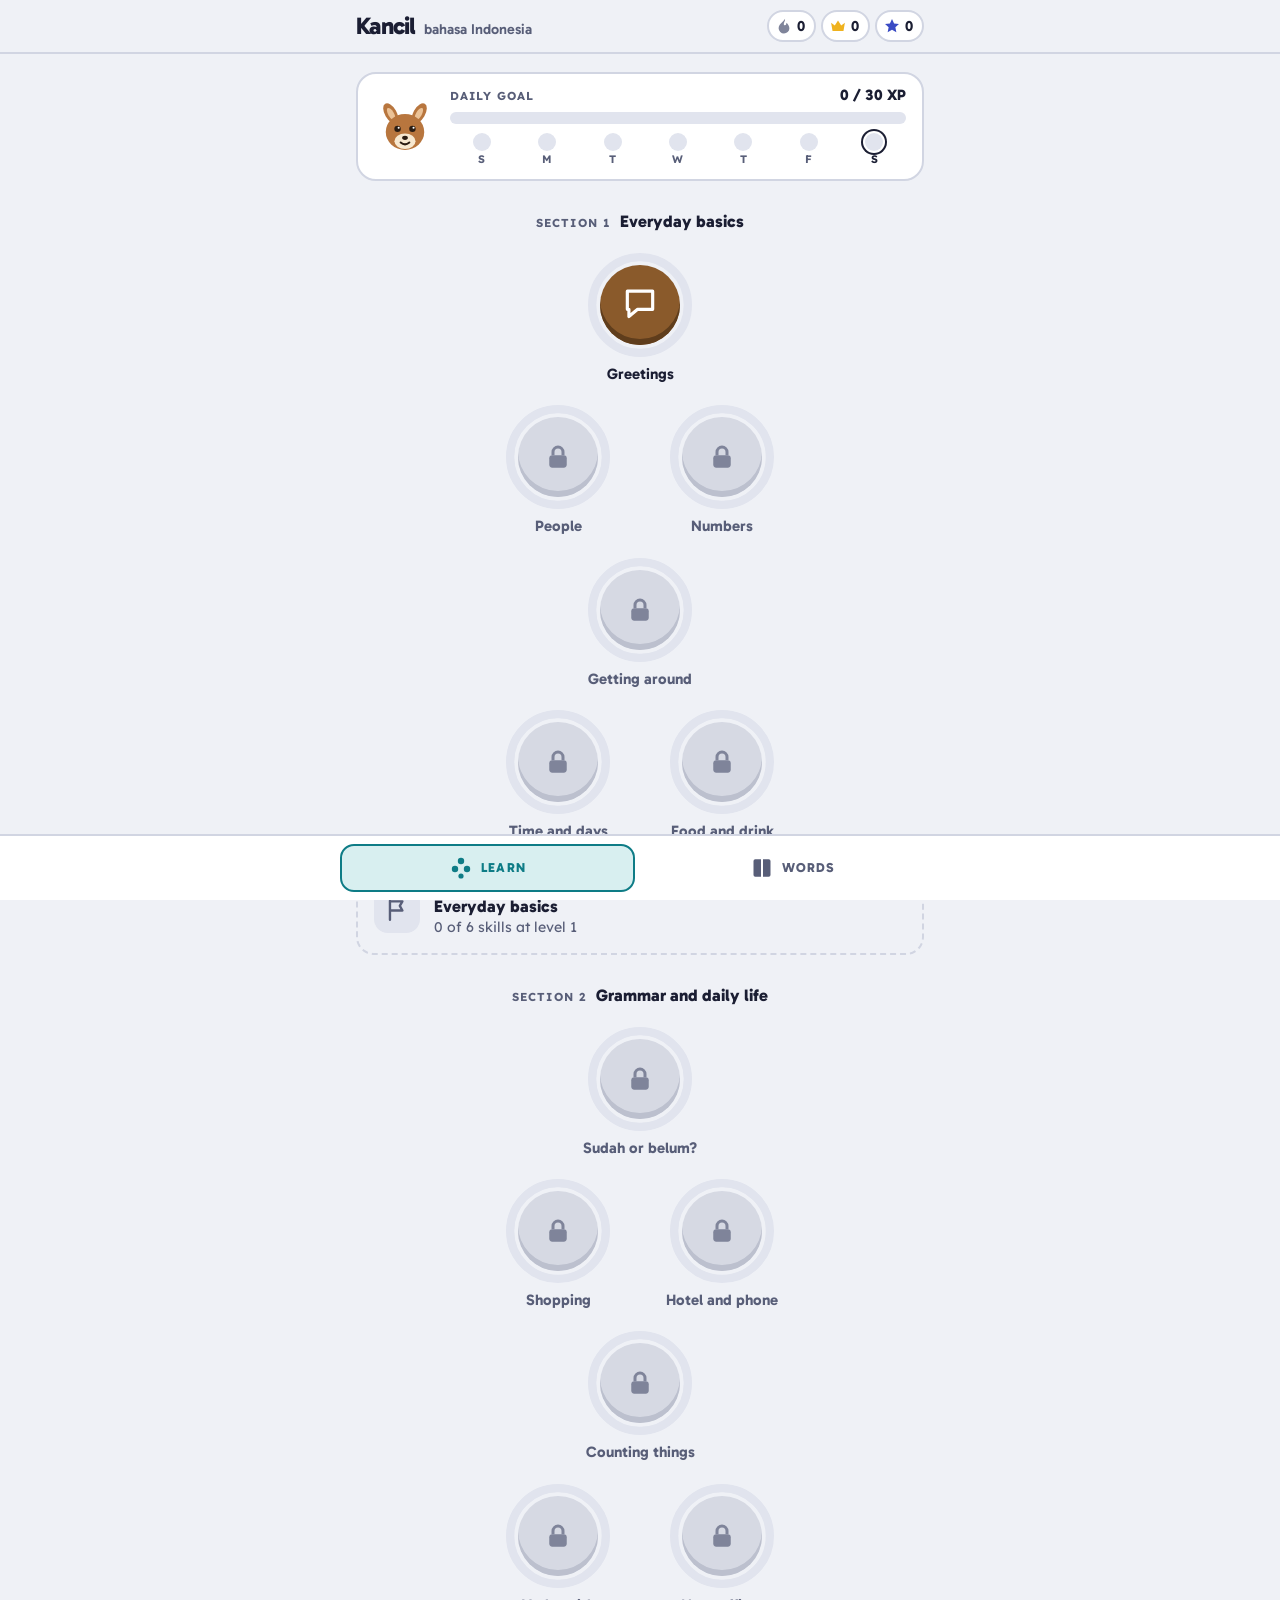
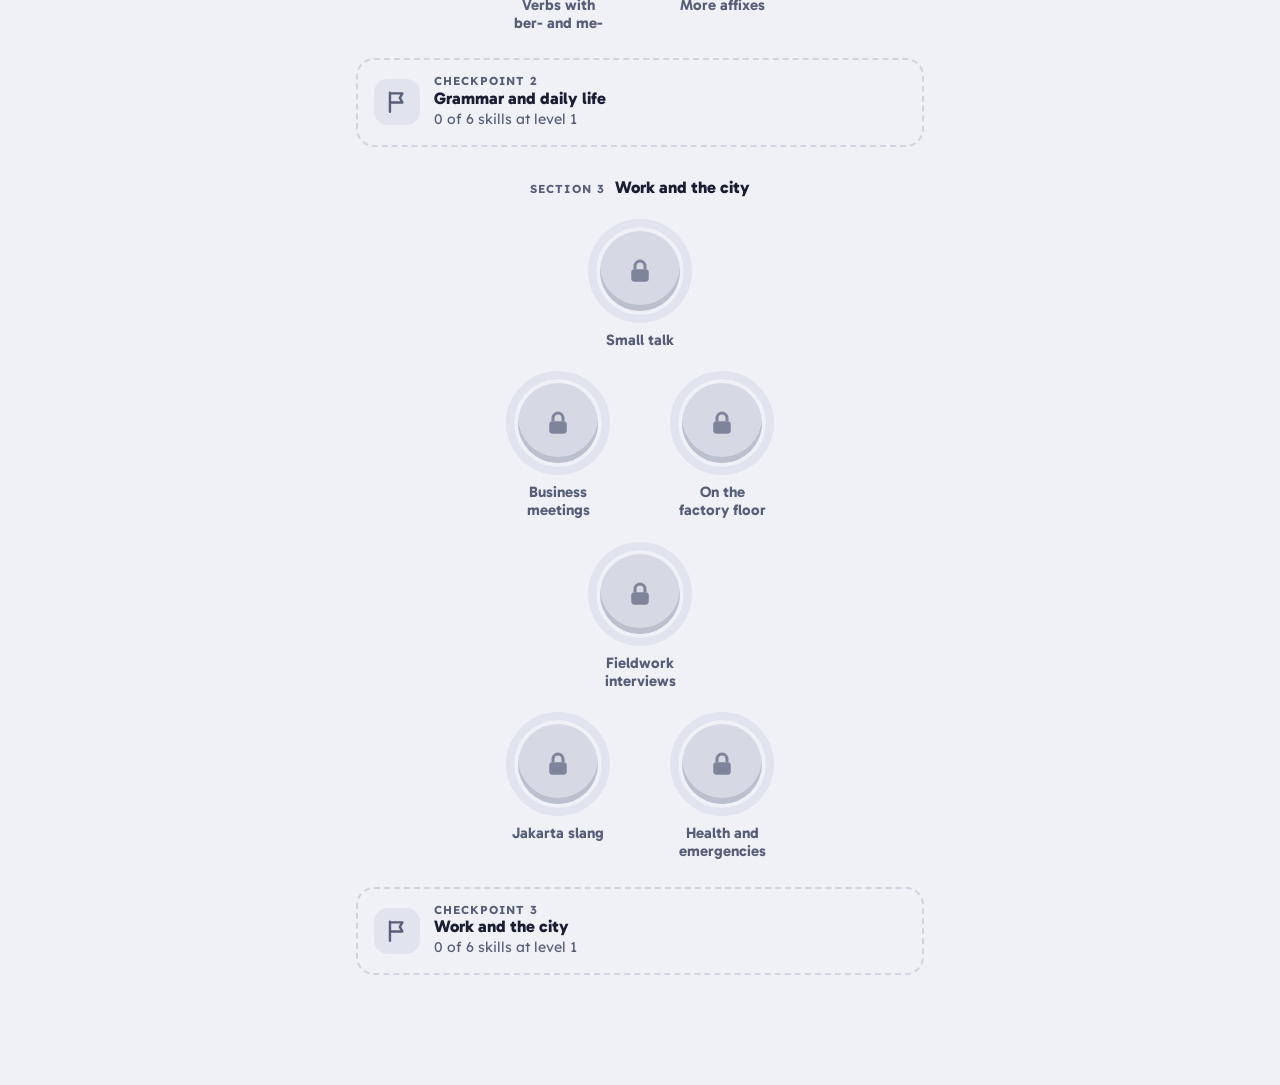
<file: indonesian/index.html>
<!doctype html>
<html lang="en">
<head>
<meta charset="utf-8">
<meta name="viewport" content="width=device-width,initial-scale=1,viewport-fit=cover">
<title>Kancil Indonesian</title>
<meta name="description" content="Learn Indonesian in short daily lessons: a skill tree with crowns, tips, typing, listening, and sentence building.">
<meta name="theme-color" content="#EFF1F6" media="(prefers-color-scheme: light)">
<meta name="theme-color" content="#12141F" media="(prefers-color-scheme: dark)">
<link rel="manifest" href="manifest.webmanifest">
<link rel="apple-touch-icon" href="icon-180.png">
<link rel="icon" type="image/png" href="icon-192.png">
<meta name="apple-mobile-web-app-title" content="Kancil">
<meta name="apple-mobile-web-app-capable" content="yes">
<meta name="mobile-web-app-capable" content="yes">
<link rel="preconnect" href="https://fonts.googleapis.com">
<link rel="preconnect" href="https://fonts.gstatic.com" crossorigin>
<link rel="stylesheet" href="https://fonts.googleapis.com/css2?family=Gabarito:wght@500;600;700;800;900&family=Lexend:wght@400;500;600;700&display=swap">
<style>
:root{padding-top:env(safe-area-inset-top,0px);padding-bottom:env(safe-area-inset-bottom,0px)}
img{max-width:100%}
*,*::before,*::after{box-sizing:border-box}
[hidden]{display:none!important}
html,body{height:100%}
body{margin:0;background:var(--ground);color:var(--ink);font:400 16px/1.55 var(--f-body);-webkit-font-smoothing:antialiased;-webkit-tap-highlight-color:transparent}
body.locked{overflow:hidden}
body::before{content:"";position:fixed;inset:0 0 auto;height:env(safe-area-inset-top,0px);z-index:10;background:var(--ground)}
button{font:inherit;color:inherit;cursor:pointer;-webkit-appearance:none;appearance:none}
button:disabled{cursor:default}
:focus-visible{outline:3px solid var(--sel);outline-offset:3px}
.sr{position:absolute;width:1px;height:1px;overflow:hidden;clip:rect(0 0 0 0);white-space:nowrap}
.gutter{padding-left:max(16px,env(safe-area-inset-left,0px));padding-right:max(16px,env(safe-area-inset-right,0px))}
.t{font-family:var(--f-target);font-weight:var(--t-weight)}
.t.em{font-weight:var(--t-weight-bold)}
.rom{display:block;font-family:var(--f-body);font-style:italic;font-weight:400;color:var(--muted);font-size:.88rem;line-height:1.3}
.eyebrow{font:700 .72rem/1.2 var(--f-body);letter-spacing:.09em;text-transform:uppercase;color:var(--muted)}

/* ---------- top bar ---------- */
.top{position:sticky;top:env(safe-area-inset-top,0px);z-index:5;background:var(--ground);border-bottom:2px solid var(--line)}
.top-in{max-width:600px;margin:0 auto;display:flex;align-items:center;justify-content:space-between;gap:10px;padding-block:10px}
.brand{display:flex;align-items:baseline;gap:8px;min-width:0;font:800 1.5rem/1 var(--f-display);letter-spacing:-.03em;white-space:nowrap}
.brand-sub{font-size:.9rem;color:var(--muted);letter-spacing:0;line-height:1;overflow:hidden;text-overflow:ellipsis}
.chips{display:flex;gap:5px;flex:none}
.chip{display:inline-flex;align-items:center;gap:4px;padding:5px 9px 5px 6px;border-radius:999px;background:var(--surface);border:2px solid var(--line);font:800 .92rem/1 var(--f-display);font-variant-numeric:tabular-nums}
.chip svg{width:18px;height:18px}
.chip-streak svg{color:var(--locked-ink)}
.chip-streak.is-lit svg{color:var(--flame)}
.chip-crown svg{color:var(--sun)}
.chip-xp svg{color:var(--brand)}
@media (max-width:400px){.brand-sub{display:none}}

main{max-width:600px;margin:0 auto;padding-block:18px calc(110px + env(safe-area-inset-bottom,0px))}

/* ---------- today card ---------- */
.today{display:flex;gap:14px;align-items:center;padding:14px 16px;background:var(--surface);border:2px solid var(--line);border-radius:20px}
.today .mascot{flex:none}
.today-main{flex:1;min-width:0;display:flex;flex-direction:column;gap:9px}
.row-between{display:flex;justify-content:space-between;align-items:baseline;gap:8px}
.num{font:800 .95rem/1 var(--f-display);font-variant-numeric:tabular-nums}
.bar{height:12px;border-radius:999px;background:var(--sunk);overflow:hidden}
.bar i{display:block;height:100%;background:var(--sun);border-radius:inherit;transition:width .5s ease}
.week{list-style:none;margin:0;padding:0;display:grid;grid-template-columns:repeat(7,1fr);gap:2px}
.week li{display:flex;flex-direction:column;align-items:center;gap:3px;font:700 .68rem/1 var(--f-body);color:var(--muted)}
.week .dot{width:18px;height:18px;border-radius:50%;background:var(--sunk);display:grid;place-items:center;color:var(--surface)}
.week .dot svg{width:12px;height:12px}
.week .on .dot{background:var(--flame)}
.week .is-today{color:var(--ink)}
.week .is-today .dot{box-shadow:0 0 0 2px var(--surface),0 0 0 4px var(--ink)}
.practice-row{margin-top:10px;width:100%;display:flex;align-items:center;gap:12px;padding:12px 16px;border:2px solid var(--line);border-bottom-width:4px;border-radius:16px;background:var(--surface);text-align:left}
.practice-row > svg{flex:none;width:28px;height:28px;color:var(--brand)}
.practice-row div{flex:1;min-width:0;display:flex;flex-direction:column}
.practice-row strong{font:800 1rem/1.25 var(--f-display)}
.practice-row div span{color:var(--muted);font-size:.86rem}
.practice-row .go{flex:none;color:var(--brand);font:800 .82rem/1 var(--f-display);letter-spacing:.07em;text-transform:uppercase}

/* ---------- skill tree ---------- */
.sec-label{margin-top:30px;display:flex;align-items:baseline;justify-content:center;gap:10px;font:800 1.05rem/1.2 var(--f-display);text-align:center}
.tree{display:flex;flex-direction:column;align-items:center;gap:22px;padding-block:22px 6px}
.tree-row{display:flex;justify-content:center;gap:44px}
.skill{width:120px;display:flex;flex-direction:column;align-items:center;gap:8px;padding:0;border:0;background:none;border-radius:16px}
.medal{position:relative;width:104px;height:104px;display:grid;place-items:center}
.ring{position:absolute;inset:0;width:100%;height:100%;transform:rotate(-90deg)}
.ring circle{fill:none;stroke-width:8}
.ring-bg{stroke:var(--sunk)}
.ring-fg{stroke:var(--sun);stroke-linecap:round;transition:stroke-dasharray .6s ease}
.disc{width:80px;height:80px;border-radius:50%;background:var(--uc);color:#fff;display:grid;place-items:center;box-shadow:inset 0 -6px 0 var(--ud);transition:transform .08s ease}
.skill:active .disc{transform:scale(.95)}
.disc-svg{width:38px;height:38px;margin-top:-4px}
.disc-text{font-size:1.75rem;line-height:1;margin-top:-4px;font-weight:var(--t-weight-bold);letter-spacing:-.02em}
.disc > svg:not(.disc-svg){width:30px;height:30px}
.skill.is-locked .disc{background:var(--locked);color:var(--locked-ink);box-shadow:inset 0 -6px 0 var(--locked-deep)}
.skill.is-max .disc{background:var(--sun);color:var(--on-sun);box-shadow:inset 0 -6px 0 var(--sun-deep)}
.skill.is-sel .medal::after{content:"";position:absolute;inset:-5px;border-radius:50%;border:3px solid var(--uc)}
.crown{position:absolute;right:-2px;bottom:2px;display:flex;align-items:center;justify-content:center;width:38px;height:38px;color:var(--sun)}
.crown svg{position:absolute;inset:0;width:100%;height:100%;filter:drop-shadow(0 0 0 var(--ground)) drop-shadow(0 2px 0 var(--ground))}
.crown b{position:relative;margin-top:7px;font:800 .82rem/1 var(--f-display);color:var(--on-sun)}
.skill-name{font:700 .95rem/1.2 var(--f-display);text-align:center;color:var(--ink);text-wrap:balance}
.skill.is-locked .skill-name{color:var(--muted)}
@media (max-width:360px){.tree-row{gap:20px}}

.skill-pop{position:relative;width:100%;max-width:420px;margin-top:-6px;padding:16px 18px 18px;background:var(--uc);color:#fff;border-radius:20px;display:flex;flex-direction:column;gap:6px;animation:rise .18s ease}
.skill-pop::before{content:"";position:absolute;top:-9px;left:calc(50% + var(--ax));width:20px;height:20px;background:var(--uc);border-radius:4px;transform:translateX(-50%) rotate(45deg)}
.skill-pop .pop-head{display:flex;flex-wrap:wrap;align-items:baseline;gap:4px 10px}
.skill-pop .pop-head h3{margin:0;font:800 1.3rem/1.2 var(--f-display)}
.skill-pop .pop-head .t{font-size:1rem;opacity:.85}
.pop-sub,.pop-meta,.pop-next{margin:0;font-size:.92rem}
.pop-sub{opacity:.8}
.pop-meta{font-weight:700}
.pop-bar{height:10px;border-radius:999px;background:rgba(0,0,0,.22);overflow:hidden}
.pop-bar i{display:block;height:100%;background:#fff;border-radius:inherit}
.pop-btns{display:flex;gap:10px;margin-top:8px}
.pop-btns .btn{flex:1}
.skill-pop .btn-brand{background:#fff;color:var(--uc);box-shadow:0 4px 0 rgba(0,0,0,.25)}
.skill-pop .btn-ghost{background:transparent;color:#fff;border-color:rgba(255,255,255,.55);box-shadow:none;display:inline-flex;align-items:center;justify-content:center;gap:6px;flex:0 0 auto}
.skill-pop .btn-ghost svg{width:20px;height:20px}
.checkpoint{margin-top:20px;display:flex;gap:14px;align-items:center;padding:14px 16px;border:2px dashed var(--line);border-radius:18px}
.checkpoint > div{display:flex;flex-direction:column;min-width:0}
.checkpoint strong{font:800 1.05rem/1.25 var(--f-display)}
.cp-meta{color:var(--muted);font-size:.88rem}
.cp-icon{flex:none;width:46px;height:46px;border-radius:14px;background:var(--sunk);color:var(--muted);display:grid;place-items:center}
.cp-icon svg{width:26px;height:26px}
.checkpoint.is-done{border-style:solid;border-color:var(--sun);background-color:var(--surface)}
.checkpoint.is-done .cp-icon{background:var(--sun);color:var(--on-sun)}

/* ---------- words ---------- */
.page-title{margin:0;font:800 2.1rem/1.05 var(--f-display);letter-spacing:-.025em}
.lede{margin:6px 0 0;color:var(--muted);max-width:52ch}
.wtools{margin-top:22px;display:flex;flex-wrap:wrap;gap:10px;align-items:center}
.search{flex:1 1 220px;min-width:0;font:inherit;color:var(--ink);background:var(--surface);border:2px solid var(--line);border-radius:14px;padding:11px 14px}
.search:focus{outline:none;border-color:var(--sel)}
.seg{display:flex;padding:3px;border-radius:14px;background:var(--sunk);gap:3px}
.seg button{border:0;background:none;padding:8px 12px;border-radius:11px;font:700 .88rem/1 var(--f-body);color:var(--muted)}
.seg button.is-on{background:var(--surface);color:var(--ink);box-shadow:0 1px 2px var(--scrim)}
.wgroup{margin-top:24px}
.wgroup h2{display:flex;flex-wrap:wrap;align-items:baseline;gap:4px 10px;margin:0 0 10px;font:800 1.12rem/1.3 var(--f-display)}
.wgroup h2 .t{font-size:.98rem;color:var(--muted);font-weight:var(--t-weight)}
.wlist{list-style:none;margin:0;padding:0;background:var(--surface);border:2px solid var(--line);border-radius:18px;overflow:hidden}
.wrow{display:grid;grid-template-columns:minmax(0,1.1fr) minmax(0,1fr) auto;gap:12px;align-items:center;padding:9px 14px;border-top:1px solid var(--line)}
.wrow:first-child{border-top:0}
.w-t{display:flex;align-items:center;gap:6px;min-width:0}
.w-t > div{min-width:0;display:flex;flex-direction:column}
.w-t .t{font-size:var(--t-row);line-height:var(--t-lh);overflow-wrap:anywhere}
.w-t .rom{font-size:.8rem}
.w-en{min-width:0;font-size:.93rem;overflow-wrap:anywhere}
.wrow.is-new .w-t .t,.wrow.is-new .w-en{color:var(--muted)}
.w-unit{font-size:.75rem;color:var(--muted);white-space:nowrap}
.meter{display:flex;gap:3px}
.meter i{width:6px;height:16px;border-radius:3px;background:var(--sunk)}
.meter i.on{background:var(--sun)}
.empty{margin-top:22px;display:flex;gap:14px;align-items:center;padding:18px;border:2px dashed var(--line);border-radius:20px}
.empty p,.empty-line{margin:0}
.empty-line{margin-top:22px;color:var(--muted)}
.settings{margin-top:32px;display:grid;gap:14px;padding:16px;background:var(--surface);border:2px solid var(--line);border-radius:18px}
.set-title{margin:0;font:800 1.15rem/1.2 var(--f-display)}
.set-sub{display:block;color:var(--muted);font-size:.86rem}
.switch{display:flex;align-items:center;justify-content:space-between;gap:14px;cursor:pointer}
.switch input{position:absolute;opacity:0;width:1px;height:1px}
.switch .track{flex:none;width:50px;height:30px;border-radius:999px;background:var(--sunk);position:relative;transition:background .2s}
.switch .track::after{content:"";position:absolute;top:3px;left:3px;width:24px;height:24px;border-radius:50%;background:var(--surface);box-shadow:0 1px 3px var(--scrim);transition:transform .2s}
.switch input:checked + .track{background:var(--ok)}
.switch input:checked + .track::after{transform:translateX(20px)}
.switch input:focus-visible + .track{outline:3px solid var(--sel);outline-offset:2px}
.tts-only{display:none}
body.has-tts .tts-only{display:flex}
.sync{font-size:.86rem;color:var(--muted);margin:0}
.reset-row{display:flex;flex-wrap:wrap;align-items:center;gap:10px}
.reset-row p{margin:0;flex:1 1 200px;font-size:.92rem}
.btn-text{border:0;background:none;padding:8px 4px;font:700 .9rem/1 var(--f-body);color:var(--bad);text-decoration:underline;text-underline-offset:3px}

/* ---------- tabs + toast ---------- */
.tabs{position:fixed;left:0;right:0;bottom:0;z-index:6;background:var(--surface);border-top:2px solid var(--line);padding-bottom:env(safe-area-inset-bottom,0px)}
.tabs-in{max-width:600px;margin:0 auto;display:grid;grid-template-columns:1fr 1fr;gap:10px;padding-block:8px}
.tab{display:flex;align-items:center;justify-content:center;gap:8px;padding:10px;border:2px solid transparent;border-radius:14px;background:none;font:800 .82rem/1 var(--f-display);letter-spacing:.08em;text-transform:uppercase;color:var(--muted)}
.tab svg{width:24px;height:24px}
.tab.is-on{color:var(--sel);background:var(--sel-soft);border-color:var(--sel)}
.toast{position:fixed;left:50%;bottom:calc(88px + env(safe-area-inset-bottom,0px));transform:translateX(-50%);z-index:70;max-width:calc(100% - 32px);background:var(--ink);color:var(--ground);padding:11px 16px;border-radius:12px;font-weight:700;font-size:.92rem;text-align:center}

/* ---------- buttons ---------- */
.btn{border:0;border-radius:16px;padding:15px 22px;font:800 1rem/1 var(--f-display);letter-spacing:.07em;text-transform:uppercase;transition:transform .07s ease,box-shadow .07s ease}
.btn:active:not(:disabled){transform:translateY(4px);box-shadow:none}
.btn-brand{background:var(--brand);color:var(--on-brand);box-shadow:0 4px 0 var(--brand-deep)}
.btn-ok{background:var(--ok);color:var(--on-ok);box-shadow:0 4px 0 var(--ok-deep)}
.btn-bad{background:var(--bad);color:var(--on-bad);box-shadow:0 4px 0 var(--bad-deep)}
.btn-ghost{background:var(--surface);color:var(--ink);border:2px solid var(--line);box-shadow:0 4px 0 var(--line)}
.btn:disabled{background:var(--sunk);color:var(--muted);box-shadow:0 4px 0 var(--line)}
.tts{display:none;flex:none;width:40px;height:40px;border-radius:12px;border:2px solid var(--line);background:var(--surface);color:var(--sel);place-items:center;padding:0}
.tts svg{width:22px;height:22px}
body.has-tts .tts{display:inline-grid}

/* ---------- full-screen sheets: lesson and tips ---------- */
.overlay{position:fixed;inset:0;z-index:50;background:var(--ground);display:flex;flex-direction:column;padding-top:env(safe-area-inset-top,0px)}
#guide{z-index:55}
.l-head{flex:none;width:100%;max-width:660px;margin:0 auto;display:flex;align-items:center;gap:14px;padding-block:14px 10px}
.icon-btn{flex:none;border:0;background:none;padding:6px;color:var(--muted);display:grid;place-items:center;border-radius:10px}
.icon-btn svg{width:26px;height:26px}
.l-bar{flex:1;height:16px;border-radius:999px;background:var(--sunk);overflow:hidden}
.l-bar i{display:block;height:100%;background:var(--sun);border-radius:inherit;transition:width .4s ease}
.hearts{flex:none;display:flex;align-items:center;gap:5px;color:var(--bad);font:800 1.15rem/1 var(--f-display);font-variant-numeric:tabular-nums}
.hearts svg{width:24px;height:24px}
.l-body{flex:1;overflow-y:auto;-webkit-overflow-scrolling:touch}
.l-body-in{max-width:660px;margin:0 auto;padding-block:10px 28px;display:flex;flex-direction:column;gap:20px}
.ex-label{margin:0;font:800 1.45rem/1.2 var(--f-display);letter-spacing:-.01em;text-wrap:balance}
.tag{display:inline-block;margin-bottom:8px;padding:5px 9px;border-radius:8px;background:var(--sel-soft);color:var(--sel);font:800 .72rem/1 var(--f-body);letter-spacing:.09em;text-transform:uppercase}
.prompt{display:flex;align-items:center;gap:14px;flex-wrap:wrap}
.prompt > div{min-width:0}
.t-xl{display:block;font-size:var(--t-xl);line-height:var(--t-lh);font-weight:var(--t-weight-bold);overflow-wrap:anywhere}
.t-lg{display:block;font-size:var(--t-lg);line-height:var(--t-lh);overflow-wrap:anywhere}
.digit-xl{font-size:4rem;line-height:1.4;font-weight:700}
.prompt-en{margin:0;font:700 1.55rem/1.3 var(--f-display);text-wrap:balance}
.intro{display:grid;gap:6px;padding:22px 20px;background:var(--surface);border:2px solid var(--line);border-radius:22px}
.intro .head{display:flex;align-items:center;gap:14px;flex-wrap:wrap}
.intro .head > .t-xl{display:inline-block}
.intro .digit{font-size:2.4rem;line-height:1.4;color:var(--muted);padding-right:14px;border-right:2px solid var(--line)}
.rom-lg{font-size:1.05rem}
.intro .mean{font:700 1.3rem/1.3 var(--f-display)}
.intro .note{margin:8px 0 0;padding-top:12px;border-top:2px solid var(--line);color:var(--muted);font-size:.97rem;max-width:58ch}
.intro .note .t{color:var(--ink)}
.opts{display:grid;gap:10px}
.opt{display:flex;align-items:center;gap:12px;width:100%;text-align:left;padding:12px 14px;background:var(--surface);border:2px solid var(--line);border-bottom-width:4px;border-radius:16px;font-size:1.06rem;line-height:1.35;transition:border-color .12s,background .12s}
.opt .key{flex:none;width:26px;height:26px;border-radius:8px;border:2px solid var(--line);display:grid;place-items:center;font:700 .8rem/1 var(--f-body);color:var(--muted)}
@media (pointer:coarse){.opt .key{display:none}}
.opt .stack{display:flex;flex-direction:column;min-width:0}
.opt .t{font-size:var(--t-opt);line-height:var(--t-lh)}
.opt.is-sel{border-color:var(--sel);background:var(--sel-soft)}
.opt.is-sel .key{border-color:var(--sel);color:var(--sel)}
.opt.is-right{border-color:var(--ok);background:var(--ok-soft)}
.opt.is-wrong{border-color:var(--bad);background:var(--bad-soft)}
.opt:disabled{color:inherit}
.opts-letters{grid-template-columns:repeat(2,minmax(0,1fr))}
.opts-letters .opt{justify-content:center;position:relative}
.opts-letters .opt .key{position:absolute;left:10px;top:10px}
.opts-letters .opt .t{font-size:2.8rem;line-height:1.5}
.match{display:grid;grid-template-columns:repeat(2,minmax(0,1fr));gap:10px}
.mcol{display:grid;gap:10px;align-content:start}
.mbtn{min-height:68px;padding:8px 10px;background:var(--surface);border:2px solid var(--line);border-bottom-width:4px;border-radius:14px;display:flex;flex-direction:column;align-items:center;justify-content:center;text-align:center;line-height:1.25;overflow-wrap:anywhere;transition:border-color .12s,background .12s,opacity .3s}
.mbtn .t{font-size:var(--t-tile);line-height:var(--t-lh)}
.mbtn .rom{font-size:.76rem}
.mbtn.is-letter .t{font-size:2rem}
.mbtn.is-sel{border-color:var(--sel);background:var(--sel-soft)}
.mbtn.is-wrong{border-color:var(--bad);background:var(--bad-soft);animation:shake .35s}
.mbtn.is-done{border-color:var(--ok);background:var(--ok-soft);opacity:.45}
.answer-line{min-height:128px;display:flex;flex-wrap:wrap;align-content:flex-start;gap:8px;padding-top:6px;background:repeating-linear-gradient(to bottom,transparent 0,transparent 62px,var(--line) 62px,var(--line) 64px)}
.bank{display:flex;flex-wrap:wrap;justify-content:center;gap:9px}
.tile{display:inline-flex;flex-direction:column;align-items:center;justify-content:center;min-height:54px;padding:4px 13px 6px;background:var(--surface);border:2px solid var(--line);border-bottom-width:4px;border-radius:12px;min-width:46px;font-size:1.05rem}
.tile .t{font-size:var(--t-tile);line-height:var(--t-lh)}
.tile .rom{font-size:.72rem;line-height:1.1}
.tile.ghost{background:var(--sunk);border-color:var(--sunk)}
.tile.ghost > *{visibility:hidden}
.type-in{width:100%;font-size:1.3rem;color:var(--ink);background:var(--surface);border:2px solid var(--line);border-bottom-width:4px;border-radius:16px;padding:16px 16px}
.type-in:focus{outline:none;border-color:var(--sel)}
.type-in.is-right{border-color:var(--ok);background:var(--ok-soft)}
.type-in.is-wrong{border-color:var(--bad);background:var(--bad-soft)}
.type-in:disabled{color:var(--ink);opacity:1;-webkit-text-fill-color:var(--ink)}
.listen{display:flex;align-items:flex-end;gap:14px}
.say-big{width:96px;height:96px;border-radius:24px;border:0;background:var(--sel);color:var(--surface);display:grid;place-items:center;box-shadow:0 5px 0 var(--sel-deep)}
.say-big svg{width:50px;height:50px}
.say-big:active{transform:translateY(4px);box-shadow:none}
.say-slow{border:2px solid var(--line);background:var(--surface);color:var(--sel);border-radius:14px;padding:10px 14px;font:700 .9rem/1 var(--f-body)}
.shake{animation:shake .4s}
.intro{animation:popin .35s ease}
.l-foot{flex:none;border-top:2px solid var(--line);background:var(--ground);padding-bottom:env(safe-area-inset-bottom,0px);transition:background .15s}
.l-foot.ok{background:var(--ok-soft);border-color:transparent}
.l-foot.bad{background:var(--bad-soft);border-color:transparent}
.l-foot-in{max-width:660px;margin:0 auto;padding-block:16px;display:flex;flex-wrap:wrap;align-items:center;justify-content:flex-end;gap:14px}
.l-foot-in .btn{flex:0 1 220px}
.btn-skip{margin-right:auto;color:var(--muted);text-decoration:none;letter-spacing:.06em;text-transform:uppercase;font-size:.8rem}
.foot-hint{margin:0;flex:1;color:var(--muted);font-weight:700}
.fb{display:flex;gap:12px;align-items:flex-start;min-width:0;flex:1 1 280px}
.fb > svg{flex:none;width:38px;height:38px}
.fb .mk{stroke:var(--ground)}
.ok .fb{color:var(--ok)}
.bad .fb{color:var(--bad)}
.fb-title{font:800 1.3rem/1.25 var(--f-display)}
.fb-title .t{font-weight:var(--t-weight-bold)}
.fb-detail{margin-top:4px;color:var(--ink);font-size:.98rem;overflow-wrap:anywhere}
.fb-detail .t{font-size:var(--t-fb);line-height:var(--t-lh)}
.fb-detail .rom{display:inline;color:var(--ink);opacity:.75}
@media (max-width:520px){.l-foot-in .btn{flex:1 1 100%}}

.end{flex:1;overflow-y:auto;display:flex}
.end-in{margin:auto;width:100%;max-width:520px;padding-block:24px;display:flex;flex-direction:column;align-items:center;text-align:center;gap:10px}
.end-title{margin:6px 0 0;font:800 2.1rem/1.08 var(--f-display);letter-spacing:-.025em;color:var(--sun-text);text-wrap:balance}
.end-title.sad{color:var(--bad)}
.end-sub{margin:0;color:var(--muted);max-width:42ch}
.end-sub .t{color:var(--ink);font-size:1.15rem}
.end-sub .rom{display:inline}
.end-note{margin:0;font-weight:700}
.crown-big{position:relative;width:132px;height:132px;color:var(--sun);display:grid;place-items:center;animation:popin .5s ease}
.crown-big svg{position:absolute;inset:0;width:100%;height:100%}
.crown-big b{position:relative;margin-top:24px;font:800 2.2rem/1 var(--f-display);color:var(--on-sun)}
.stats{display:grid;grid-template-columns:repeat(3,minmax(0,1fr));gap:10px;width:100%;margin-top:14px}
.stat{border:2px solid var(--c);border-radius:16px;overflow:hidden;display:flex;flex-direction:column;background:var(--surface)}
.stat-k{background:var(--c);color:var(--on);font:800 .7rem/1 var(--f-body);letter-spacing:.09em;text-transform:uppercase;padding:8px 4px}
.stat-v{padding:14px 4px;font:800 1.5rem/1 var(--f-display);font-variant-numeric:tabular-nums;color:var(--tc)}
.st-sun{--c:var(--sun);--on:var(--on-sun);--tc:var(--sun-text)}
.st-ok{--c:var(--ok);--on:var(--on-ok);--tc:var(--ok)}
.st-sel{--c:var(--sel);--on:var(--surface);--tc:var(--sel)}
.streak-note{display:flex;align-items:center;gap:6px;margin:6px 0 0;font:800 1.05rem/1 var(--f-display);color:var(--flame)}
.streak-note svg{width:22px;height:22px}
.end-btns{display:flex;flex-wrap:wrap;gap:12px;justify-content:flex-end}

.scrim{position:fixed;inset:0;z-index:60;background:var(--scrim);border:0;padding:0;cursor:default}
.sheet{position:fixed;left:0;right:0;bottom:0;z-index:61;background:var(--surface);border-radius:24px 24px 0 0;padding-block:22px calc(22px + env(safe-area-inset-bottom,0px));animation:rise .2s ease}
.sheet-in{max-width:480px;margin:0 auto;display:flex;flex-direction:column;align-items:center;gap:8px;text-align:center}
.sheet h2{margin:4px 0 0;font:800 1.4rem/1.2 var(--f-display)}
.sheet p{margin:0;color:var(--muted)}
.sheet .btn{width:100%;margin-top:10px}

/* tips */
.guide-in{gap:16px}
.guide-in p{margin:0;max-width:62ch}
.guide-title{margin:0;font:800 2.1rem/1.08 var(--f-display);letter-spacing:-.025em;text-wrap:balance}
.guide-native{display:flex;flex-direction:column;margin-top:2px}
.guide-native .t{font-size:1.2rem;color:var(--muted);line-height:var(--t-lh)}
.guide-tip{padding:14px 16px;border-radius:16px;background:var(--sel-soft);font-weight:700}
.ex-list{border:2px solid var(--line);border-radius:16px;background:var(--surface);overflow:hidden}
.ex-row{display:grid;grid-template-columns:minmax(0,1.2fr) minmax(0,1fr);gap:12px;align-items:center;padding:10px 14px;border-top:1px solid var(--line)}
.ex-row:first-child{border-top:0}
.ex-t{display:flex;align-items:center;gap:8px;min-width:0}
.ex-t > div{min-width:0;display:flex;flex-direction:column}
.ex-t .t{font-size:var(--t-ex);line-height:var(--t-lh);overflow-wrap:anywhere}
.ex-en{color:var(--muted);font-size:.95rem;min-width:0;overflow-wrap:anywhere}
.guide-sub{margin:12px 0 0;font:800 1.15rem/1.2 var(--f-display)}
.guide-lessons{margin:0;padding-left:1.4em;display:grid;gap:8px}
.guide-lessons li{padding-left:4px}
.guide-lessons strong{display:block;font-family:var(--f-display)}
.guide-lessons span{display:block;font-family:var(--f-target);color:var(--muted);font-size:.95rem;line-height:var(--t-lh)}
@media (max-width:480px){.ex-row{grid-template-columns:1fr;gap:2px}}

@keyframes shake{0%,100%{transform:translateX(0)}20%{transform:translateX(-7px)}40%{transform:translateX(6px)}60%{transform:translateX(-4px)}80%{transform:translateX(3px)}}
@keyframes popin{0%{transform:scale(.9);opacity:.4}60%{transform:scale(1.04);opacity:1}100%{transform:scale(1)}}
@keyframes rise{from{transform:translateY(12px);opacity:0}to{transform:none;opacity:1}}
@media (prefers-reduced-motion:reduce){*,*::before,*::after{animation:none!important;transition:none!important}}

/* sync settings */
.sync-box{display:grid;gap:10px;padding:14px;border-radius:14px;background:var(--sunk)}
.sync-box strong{display:block}
.sync-box code{font:600 .85em/1.2 ui-monospace,SFMono-Regular,Menlo,monospace;background:var(--surface);padding:2px 6px;border-radius:6px;overflow-wrap:anywhere}
.field{display:grid;gap:4px;font-weight:700;font-size:.88rem}
.field input{font:400 1rem/1.3 var(--f-body);color:var(--ink);background:var(--surface);border:2px solid var(--line);border-radius:12px;padding:10px 12px;min-width:0;width:100%}
.field input:focus{outline:none;border-color:var(--sel)}
.sync.is-ok{color:var(--ok)}
.sync.is-bad{color:var(--bad)}
.sync:empty{display:none}
.sync-btns{display:flex;flex-wrap:wrap;gap:12px;align-items:center}
/* Layout: one narrow app column. Skills sit in rows of one and two like an old-style skill tree, separated by checkpoints; lessons and tips open as full-screen sheets. Palette from batik dyes: indigo, soga brown, turmeric. */
:root{
  --ground:#EFF1F6; --surface:#FFFFFF; --sunk:#E1E4EE; --line:#D1D5E2;
  --ink:#1B1E33; --muted:#585E78;
  --brand:#3A4BC4; --brand-deep:#27328A; --on-brand:#FFFFFF;
  --sun:#EFB21E; --sun-deep:#B07F0A; --sun-text:#8F6500; --on-sun:#2B1F02;
  --ok:#2B8A4B; --ok-deep:#1D6136; --ok-soft:#DCF1E3; --on-ok:#FFFFFF;
  --bad:#D33E2C; --bad-deep:#962A1D; --bad-soft:#F9E0DB; --on-bad:#FFFFFF;
  --sel:#0E7C86; --sel-deep:#095A61; --sel-soft:#D8EFF0;
  --flame:#E8622A;
  --locked:#D6D9E3; --locked-deep:#BCC0CE; --locked-ink:#7F849A;
  --scrim:rgba(15,17,35,.5);
  --deer:#B8763E; --deer-inner:#EBC296; --deer-muzzle:#F7E8D0; --deer-ink:#2A1C12;
  --u1:#8A5A2B; --u1d:#5F3D1C;
  --u2:#3446A0; --u2d:#222F6E;
  --u3:#0F7A73; --u3d:#0A5450;
  --u4:#9C2F45; --u4d:#6D1F2F;
  --u5:#5E7A1E; --u5d:#415514;
  --u6:#6E3F8F; --u6d:#4C2B63;
  --f-display:"Gabarito","Avenir Next","Segoe UI",system-ui,sans-serif;
  --f-body:"Lexend","Segoe UI",system-ui,-apple-system,sans-serif;
  --f-target:"Gabarito","Avenir Next","Segoe UI",system-ui,sans-serif;
  --t-weight:600; --t-weight-bold:800; --t-lh:1.25;
  --t-xl:2.5rem; --t-lg:1.6rem; --t-opt:1.15rem; --t-tile:1.12rem; --t-row:1.08rem; --t-fb:1.12rem; --t-ex:1.05rem;
}
@media (prefers-color-scheme: dark){
  :root:not([data-theme="light"]){
    --ground:#12141F; --surface:#1C1F2E; --sunk:#272B3C; --line:#343A4E;
    --ink:#EEF0F8; --muted:#A3A8C0;
    --brand:#8390F2; --brand-deep:#4652B8; --on-brand:#0E1230;
    --sun:#F2BC3A; --sun-deep:#9A700E; --sun-text:#F2BC3A; --on-sun:#2B1F02;
    --ok:#4FBF78; --ok-deep:#2C7D4B; --ok-soft:#163020; --on-ok:#08200F;
    --bad:#EE6B58; --bad-deep:#A53D2E; --bad-soft:#3A1D1A; --on-bad:#2B0B06;
    --sel:#4FC1CB; --sel-deep:#2E8E97; --sel-soft:#14303A;
    --flame:#F48A4E;
    --locked:#343849; --locked-deep:#262A38; --locked-ink:#7F849A;
    --scrim:rgba(0,0,0,.6);
    --deer:#C98A52; --deer-inner:#E7B987; --deer-muzzle:#EBD6B4; --deer-ink:#22160D;
    color-scheme:dark;
  }
}
:root[data-theme="dark"]{
  --ground:#12141F; --surface:#1C1F2E; --sunk:#272B3C; --line:#343A4E;
  --ink:#EEF0F8; --muted:#A3A8C0;
  --brand:#8390F2; --brand-deep:#4652B8; --on-brand:#0E1230;
  --sun:#F2BC3A; --sun-deep:#9A700E; --sun-text:#F2BC3A; --on-sun:#2B1F02;
  --ok:#4FBF78; --ok-deep:#2C7D4B; --ok-soft:#163020; --on-ok:#08200F;
  --bad:#EE6B58; --bad-deep:#A53D2E; --bad-soft:#3A1D1A; --on-bad:#2B0B06;
  --sel:#4FC1CB; --sel-deep:#2E8E97; --sel-soft:#14303A;
  --flame:#F48A4E;
  --locked:#343849; --locked-deep:#262A38; --locked-ink:#7F849A;
  --scrim:rgba(0,0,0,.6);
  --deer:#C98A52; --deer-inner:#E7B987; --deer-muzzle:#EBD6B4; --deer-ink:#22160D;
  color-scheme:dark;
}
.mascot .coat{fill:var(--deer)}
.mascot .inner{fill:var(--deer-inner)}
.mascot .muzzle{fill:var(--deer-muzzle)}
.mascot .ink{fill:var(--deer-ink)}
.mascot .shine{fill:#fff}
.mascot .line{fill:none;stroke:var(--deer-ink);stroke-width:3.2;stroke-linecap:round}
</style>
</head>
<body>
<div id="app">
  <header class="top"><div class="top-in gutter" id="topbar"></div></header>
  <main id="main" class="gutter"></main>
  <nav class="tabs gutter" aria-label="Sections"><div class="tabs-in" id="tabs"></div></nav>
  <div id="toast" class="toast" role="status" hidden></div>
</div>
<section id="lesson" class="overlay" aria-label="Lesson" hidden></section>
<section id="guide" class="overlay" aria-label="Tips" hidden></section>
<script>
const CFG = {
  key: 'kancil-indonesian-v1',
  target: 'Indonesian',
  brand: 'Kancil',
  brandSub: 'bahasa Indonesia',
  voiceRe: /^(id|in)([-_]|$)/i,
  typing: true,
  romanization: false,
  scriptRe: null,
  properBase: ['Anda', 'Pak', 'Bu', 'Bapak', 'Ibu', 'Mas', 'Mbak', 'Kak', 'Dik'],
  syn: [
    ['saya', 'aku', 'gue'], ['kamu', 'anda', 'lo', 'kalian'], ['kami', 'kita'],
    ['tidak', 'nggak', 'bukan', 'belum', 'jangan'], ['sudah', 'udah'], ['saja', 'aja', 'cuma'],
    ['mau', 'ingin', 'akan'], ['bisa', 'boleh'], ['sekali', 'banget'], ['bagaimana', 'gimana'],
    ['pak', 'bu', 'mas', 'mbak', 'kak', 'dik', 'bapak', 'ibu'], ['tapi', 'tetapi'], ['kenapa', 'mengapa'],
    ['sedang', 'lagi'], ['sama', 'dengan'], ['tunggu', 'nunggu', 'menunggu'], ['cari', 'nyari', 'mencari'],
    ['kirim', 'mengirim', 'dikirim'], ['bantu', 'membantu'], ['beli', 'membeli'], ['jual', 'menjual'],
    ['ada', 'punya'],
  ],
  praise: [['Bagus!', 'Nice work.'], ['Benar!', 'That’s right.'], ['Hebat!', 'Great job.'], ['Mantap!', 'Excellent.']],
  endWord: ['Kerja bagus!', 'Good work.', ''],
  mascot(mood, size) {
    const mouth = mood === 'sad' ? '<path class="line" d="M44 79 Q50 74 56 79"/>'
      : mood === 'wow' ? '<ellipse class="ink" cx="50" cy="77" rx="3.6" ry="4.4"/>'
      : '<path class="line" d="M43 75 Q50 81 57 75"/>';
    const brows = mood === 'sad' ? '<path class="line" d="M31 43l9 3.5M69 43l-9 3.5"/>' : '';
    return `<svg class="mascot" width="${size}" height="${size}" viewBox="0 0 100 100" aria-hidden="true">
      <ellipse class="coat" cx="27" cy="28" rx="9.5" ry="18" transform="rotate(-30 27 28)"/>
      <ellipse class="inner" cx="27.6" cy="29" rx="4.6" ry="11" transform="rotate(-30 27.6 29)"/>
      <ellipse class="coat" cx="73" cy="28" rx="9.5" ry="18" transform="rotate(30 73 28)"/>
      <ellipse class="inner" cx="72.4" cy="29" rx="4.6" ry="11" transform="rotate(30 72.4 29)"/>
      <ellipse class="coat" cx="50" cy="58" rx="31" ry="29"/>
      <ellipse class="muzzle" cx="50" cy="73" rx="17" ry="12.5"/>
      <circle class="ink" cx="38" cy="53" r="5.2"/><circle class="ink" cx="62" cy="53" r="5.2"/>
      <circle class="shine" cx="39.8" cy="51.2" r="1.7"/><circle class="shine" cx="63.8" cy="51.2" r="1.7"/>
      <ellipse class="ink" cx="50" cy="67.5" rx="4.6" ry="3.3"/>${brows}${mouth}</svg>`;
  },
};
CFG.syncFile = "indonesian.json";
CFG.progressRepo = "pwfarrell/language-progress";
const COURSE = `
S|Everyday basics|Dasar-dasar

U|Greetings|Salam|chat|Add *Pak* (sir) or *Bu* (ma'am) when you greet anyone older or more senior than you.
G|Greetings follow the time of day. *Pagi* runs until about 11 a.m., *siang* until about 3 p.m., *sore* until dusk, and *malam* after dark.
X|Selamat pagi.|Good morning.
X|Selamat siang.|Good afternoon (around midday).
X|Selamat sore.|Good afternoon (late in the day).
X|Selamat malam.|Good evening.
G|*Bapak* (short form *Pak*) and *Ibu* (*Bu*) literally mean father and mother. They're the everyday words for sir and ma'am, and they double as a respectful "you."
X|Terima kasih, Pak.|Thank you, sir.
X|Ibu mau ke mana?|Where are you going, ma'am?
G|For people about your age or younger, use *Mas* for men and *Mbak* for women. In shops and cafés, staff and customers often call each other *Kak*.
L|Hello
w|halo|hello|Casual, and also how people answer the phone.|hai
w|selamat pagi|good morning|Until about 11 a.m.
w|selamat siang|good afternoon (midday)|From late morning until about 3 p.m.
w|selamat sore|good afternoon (late)|From about 3 p.m. until dusk.
w|selamat malam|good evening|After dark. Also works as "good night."
w|Pak|sir|Short for *Bapak*. Use it for any man older or more senior than you.|bapak
w|Bu|ma'am|Short for *Ibu*. Use it for any woman older or more senior than you.|ibu
s|Selamat pagi, Pak.|Good morning, sir.
s|Halo, selamat malam.|Hello, good evening.
s|Selamat sore, Bu.|Good afternoon, ma'am.
L|How are you?
w|apa kabar|how are you?|Literally "what news?"
w|baik|good, well|The usual answer to *apa kabar*.
w|terima kasih|thank you|Literally "receive love." Casual: *makasih*.|makasih
w|sama-sama|you're welcome|Literally "same-same."
w|saya|I, me|The neutral, polite "I." Safe in every situation.
w|juga|also, too
w|Anda|you (formal)|Polite and neutral. Common in business, service, and writing.
s|Apa kabar, Bu?|How are you, ma'am?
s|Baik, terima kasih.|Fine, thank you.
s|Saya juga baik.|I am also fine.
L|Polite words
w|permisi|excuse me|For passing someone, getting attention, or entering a room.
w|maaf|sorry|Also opens a polite question: *Maaf, Pak, ...*
w|tolong|please (help me)|For requests: *Tolong tunggu.* (Please wait.)
w|silakan|please (go ahead)|For offers: *Silakan duduk.* (Please have a seat.)|silahkan
w|ya|yes|Also a soft "OK?" or "right?" at the end of a sentence.|iya
w|tidak|no, not|Negates verbs and adjectives.|tak
w|tidak apa-apa|no problem|The usual reply to *maaf*.|nggak apa-apa/gak apa-apa/enggak apa-apa
s|Maaf, Pak.|Sorry, sir.
s|Tidak apa-apa, Bu.|No problem, ma'am.
s|Permisi, Pak.|Excuse me, sir.
L|Nice to meet you
w|nama|name
w|siapa|who|*Siapa nama Anda?* is literally "who is your name?"
w|senang|glad, happy
w|bertemu|to meet|Casual: *ketemu*.|ketemu
w|dengan|with|Casual: *sama*.
w|sampai jumpa|see you|Literally "until we meet."
w|selamat datang|welcome
s|Nama saya Rina.|My name is Rina.
s|Siapa nama Anda?|What is your name?
s|Senang bertemu dengan Anda.|Nice to meet you.
s|Selamat datang di Jakarta.|Welcome to Jakarta.
L|Mas, Mbak, Kak
w|Mas|young man (polite address)|Javanese for "older brother." Friendly and polite for men around your age.
w|Mbak|young woman (polite address)|Javanese for "older sister." Friendly and polite for women around your age.
w|Kak|friend (casual address)|From *kakak* (older sibling). Common in shops, cafés, and online.
w|Dik|kid (to someone younger)|From *adik* (younger sibling). For children and teenagers.
s|Terima kasih, Mas.|Thank you, Mas.
s|Permisi, Mbak.|Excuse me, Mbak.

U|People|Orang|people|There's usually no "to be": *Saya guru* means "I am a teacher."
G|Indonesian usually skips "to be." Put the subject next to the noun or adjective and the sentence is complete.
X|Saya guru.|I am a teacher.
X|Dia sibuk.|She is busy. / He is busy.
G|*Dia* means both he and she. Gender rarely shows up in Indonesian grammar.
G|There are two words for "we." *Kita* includes the person you're talking to, and *kami* leaves them out. Talking to a client about your own team, say *kami*.
X|Kita makan sekarang?|Shall we eat now? (you and me)
X|Kami dari Amerika.|We're from America. (not you)
G|Possessives come after the noun: *rumah saya* is "my house." The ending *-nya* means his, her, its, or simply "the."
X|teman saya|my friend
X|rumahnya|his house / her house / the house
G|Negate nouns with *bukan* and everything else with *tidak*.
X|Saya bukan dokter.|I'm not a doctor.
X|Saya tidak sibuk.|I'm not busy.
L|I, you, she
w|aku|I (casual)|With friends and family. *Saya* is safer with people you don't know.
w|kamu|you (casual)|For friends, or people younger than you.
w|dia|he, she|One word for both.|ia
w|ini|this
w|itu|that|Also works like "the": *orang itu* (that person, the person).
w|orang|person
s|Ini Pak Budi.|This is Mr. Budi.
s|Dia orang Indonesia.|She is Indonesian.
L|We and they
w|kami|we (not including you)
w|kita|we (including you)
w|mereka|they
w|kalian|you all|Casual plural "you." In a formal speech: *Bapak-bapak dan Ibu-ibu*.
w|teman|friend|Also *kawan*.|kawan
w|tamu|guest
s|Mereka teman saya.|They are my friends.
s|Kami tamu.|We are guests.
s|Kita teman.|We are friends.
L|Not a teacher
w|bukan|not (for nouns)|Also a tag like "isn't it?": *Ini kopi, bukan?*
w|adalah|is, are (formal)|Optional. Mostly used in writing and definitions.
w|guru|teacher
w|dokter|doctor
w|mahasiswa|university student
w|sibuk|busy
s|Saya bukan guru.|I am not a teacher.
s|Dia tidak sibuk.|He is not busy.
s|Mereka mahasiswa.|They are university students.
L|My and your
w|rumah|house, home
w|suami|husband
w|istri|wife||isteri
w|anak|child
w|punya|to have, own
w|-nya|his, her, its, the|Attach it to a noun: *rumahnya* is "his house" or "the house."|nya
s|Ini rumah saya.|This is my house.
s|Itu suami saya.|That is my husband.
s|Istrinya guru.|His wife is a teacher.

U|Numbers|Angka|text:123|Learn 1 to 10 plus three patterns: *belas* for teens, *puluh* for tens, and *se-* for "one."
G|Teens add *belas*, tens add *puluh*, hundreds *ratus*, and thousands *ribu*. The prefix *se-* replaces *satu* (one) in front of them: *sepuluh* (10), *sebelas* (11), *seratus* (100), *seribu* (1,000).
X|dua belas|12
X|tiga puluh lima|35
X|seratus dua puluh|120
X|dua ribu lima ratus|2,500
G|Prices in rupiah run into the thousands, so *ribu* is the number word you'll hear most. At a food stall people often drop it: *dua puluh lima* means Rp25.000.
G|Indonesian writes a period where English uses a comma, and a comma for decimals. Rp25.000 is twenty-five thousand rupiah, and 2,5 is two and a half.
L|One to five
w|nol|zero|Also *kosong* (empty) when reading out phone numbers.|kosong
w|satu|one (1)
w|dua|two (2)
w|tiga|three (3)
w|empat|four (4)
w|lima|five (5)
s|Saya punya dua anak.|I have two children.
s|Tiga orang.|Three people.
L|Six to ten
w|enam|six (6)
w|tujuh|seven (7)
w|delapan|eight (8)
w|sembilan|nine (9)
w|sepuluh|ten (10)
s|Kami tujuh orang.|There are seven of us.
s|Dia punya lima anak.|She has five children.
L|Teens and tens
w|sebelas|eleven (11)
w|dua belas|twelve (12)
w|lima belas|fifteen (15)
w|dua puluh|twenty (20)
w|lima puluh|fifty (50)
w|seratus|one hundred (100)
s|Tamunya lima belas orang.|There are fifteen guests.
s|Teman saya dua puluh orang.|I have twenty friends.
L|Thousands and millions
w|ribu|thousand|*Seribu* is one thousand; *dua ribu* is two thousand.
w|seribu|one thousand (1,000)
w|juta|million
w|miliar|billion||milyar
w|berapa|how many, how much
w|nomor|number (in a series)|For phone, room, and house numbers.
w|rupiah|rupiah|Indonesia's currency, written Rp.
s|Berapa orang?|How many people?
s|Dua ribu rupiah.|Two thousand rupiah.
s|Lima juta rupiah.|Five million rupiah.

U|Getting around|Jalan|pin|Three little words do most of the work: *di* (at), *ke* (to), and *dari* (from).
G|*Di*, *ke*, and *dari* go in front of a place. Add *mana* (where) to make a question.
X|Di mana?|Where (at)?
X|Ke mana?|Where to?
X|Dari mana?|Where from?
G|*Ke mana?* is also a casual greeting, like "where are you headed?" A vague answer is fine: *Jalan-jalan.* (Just out and about.)
G|*Mau* (want) often stands in for a verb of motion: *Saya mau ke bandara* is "I want to go to the airport."
G|In Jakarta, *macet* (jammed) is the word you'll hear most. Leave more time than the map says, and expect drivers to ask *Lewat tol?* (Take the toll road?)
L|Where is it?
w|di|at, in, on
w|di mana|where (location)|Often at the end in speech: *Hotelnya di mana?*
w|ada|there is, to be present|*Pak Budi ada?* asks whether Mr. Budi is in.
w|kamar kecil|restroom|Literally "small room." *Toilet* works too.|toilet/wc
w|sini|here|Usually with *di*: *di sini*.
w|sana|over there|Usually with *di*: *di sana*.
s|Kamar kecil di mana?|Where is the restroom?|Di mana kamar kecil?
s|Pak Budi ada?|Is Mr. Budi in?
s|Hotel saya di sana.|My hotel is over there.
L|Coming and going
w|ke|to (a place)
w|dari|from
w|pergi|to go
w|datang|to come
w|pulang|to go home|Also "go back," as in back to your hotel or your country.
w|mau|to want, be going to
w|ke mana|where to
s|Saya mau ke hotel.|I want to go to the hotel.
s|Anda dari mana?|Where are you from?|Dari mana Anda?
s|Saya dari Amerika.|I am from America.
L|Left and right
w|kiri|left
w|kanan|right (direction)
w|lurus|straight
w|belok|to turn
w|terus|keep going, continue|Also "and then."
w|berhenti|to stop|In a car, people also just say *stop* or *kiri*.
s|Belok kiri, Pak.|Turn left, sir.
s|Berhenti di sini.|Stop here.
s|Lurus terus.|Keep going straight.
L|Taking a ride
w|naik|to ride, take (transport); to go up
w|mobil|car
w|taksi|taxi
w|ojek|motorbike taxi|Booked by app, it's an *ojol* (*ojek online*).
w|bandara|airport
w|stasiun|train station
s|Saya naik taksi ke bandara.|I take a taxi to the airport.
s|Stasiunnya di mana?|Where is the station?|Di mana stasiunnya?
L|Traffic and distance
w|jalan|street, road; to walk
w|macet|jammed (traffic)
w|dekat|near, close
w|jauh|far
w|berapa lama|how long (time)
w|sampai|to arrive; until
s|Jalannya macet.|The road is jammed.
s|Hotelnya dekat.|The hotel is close.
s|Berapa lama ke bandara?|How long to the airport?

U|Time and days|Waktu|clock|*Jam* before a number is a time of day; after a number it's a length: *jam dua* is 2 o'clock, *dua jam* is two hours.
G|Word order changes the meaning. *Jam tiga* is three o'clock and *tiga jam* is three hours. Days work the same way: *hari Senin* is Monday, *dua hari* is two days.
G|Half hours count toward the next hour: *setengah tiga* is 2:30 ("half to three"). Use *lewat* (past) and *kurang* (to) for minutes.
X|jam tujuh pagi|7:00 a.m.
X|jam setengah sembilan|8:30
X|jam empat lewat sepuluh|4:10
X|jam lima kurang seperempat|4:45
G|*Tadi* is earlier today and *nanti* is later today. You'll hear both constantly: *Nanti saya telepon* (I'll call you later).
G|*Jam karet* ("rubber time") is the running joke about flexible timing. Business meetings in Jakarta usually start on time; social plans often don't.
L|What time is it?
w|jam|hour, o'clock; clock
w|jam berapa|what time
w|menit|minute
w|setengah|half
w|lewat|past (the hour); via
w|kurang|less; to (the hour)
w|sekarang|now
s|Jam berapa sekarang?|What time is it now?|Sekarang jam berapa?
s|Sekarang jam tiga.|It is three o'clock now.||Now it is three o'clock.
s|Jam setengah sepuluh.|Half past nine.
L|Monday to Friday
w|hari|day
w|hari ini|today
w|Senin|Monday
w|Selasa|Tuesday
w|Rabu|Wednesday
w|Kamis|Thursday
w|Jumat|Friday||jum'at
s|Hari ini hari Senin.|Today is Monday.
s|Saya sibuk hari Jumat.|I am busy on Friday.|Hari Jumat saya sibuk.|On Friday I am busy.
L|Weeks and months
w|Sabtu|Saturday
w|Minggu|Sunday
w|minggu|week|Same word as Sunday, written lowercase.
w|bulan|month; moon
w|tahun|year
w|depan|next; front|*Minggu depan* is next week.
w|lalu|last, ago|*Tahun lalu* is last year.
s|Saya sibuk minggu depan.|I am busy next week.|Minggu depan saya sibuk.|Next week I am busy.
s|Tahun lalu saya di Bali.|I was in Bali last year.|Saya di Bali tahun lalu.|Last year I was in Bali.
L|Yesterday and tomorrow
w|kemarin|yesterday
w|besok|tomorrow
w|lusa|the day after tomorrow
w|tadi|earlier (today)|*Tadi pagi* is this morning, said later in the day.
w|nanti|later (today)|*Nanti malam* is tonight.
w|pagi|morning
w|malam|night, evening
s|Sampai jumpa besok.|See you tomorrow.
s|Nanti malam saya sibuk.|I am busy tonight.|Saya sibuk nanti malam.|Tonight I am busy.
s|Kemarin jalannya macet.|Yesterday the road was jammed.||The road was jammed yesterday.

U|Food and drink|Makan|bowl|Order with *Saya mau...* (I'd like...) and put the number after the dish: *sate ayam dua*.
G|Ordering is simple: *Saya mau...* (I'd like...) or *Saya pesan...* (I'll order...). Put the number after the dish: *sate ayam dua* (two chicken satay).
X|Es teh manis satu.|One sweet iced tea.
X|Tidak pakai sambal.|No chili sauce.
X|Makan di sini atau dibungkus?|Eat here or take away?
G|Ask for *tidak pedas* (not spicy) or *jangan terlalu pedas* (not too spicy). When a cook says something is *pedas*, believe them.
G|*Makan* covers having a meal as well as eating. *Sudah makan?* (Have you eaten?) is a friendly check-in, not an invitation.
G|*Minta* (ask for) is the polite way to request things: *Minta bonnya, Mas* (The bill, please).
L|Hungry and thirsty
w|makan|to eat
w|minum|to drink
w|nasi|cooked rice
w|air|water
w|lapar|hungry
w|haus|thirsty
s|Saya lapar.|I am hungry.
s|Saya mau minum air.|I want to drink water.
s|Anda mau makan?|Do you want to eat?
L|Ordering
w|pesan|to order; a message
w|minta|to ask for
w|lagi|more, again|Also "currently" in casual speech: *lagi makan* (eating right now).
w|saja|just, only|Casual: *aja*.
w|enak|delicious, tasty
w|goreng|fried
s|Saya pesan nasi goreng.|I will order fried rice.
s|Minta air satu lagi.|One more water, please.
s|Nasi gorengnya enak.|The fried rice is delicious.
s|Ini saja.|Just this.
L|On the menu
w|ayam|chicken
w|ikan|fish
w|sate|satay|Grilled skewers, usually with peanut sauce.
w|mi|noodles||mie
w|sayur|vegetables
w|telur|egg
w|daging sapi|beef|*Daging* is meat and *sapi* is cow.
s|Saya mau sate ayam.|I want chicken satay.
s|Saya tidak makan daging sapi.|I do not eat beef.
L|Coffee and tea
w|kopi|coffee
w|teh|tea
w|es|ice; iced|*Es teh* is iced tea.
w|manis|sweet
w|susu|milk
w|gula|sugar
w|tanpa|without
s|Es teh manis satu.|One sweet iced tea.
s|Kopi susu tanpa gula.|Milk coffee without sugar.
s|Saya minum teh.|I drink tea.
L|Spicy, and the bill
w|pedas|spicy
w|sambal|chili sauce
w|jangan|don't
w|terlalu|too (much)
w|dibungkus|to take away (food)|Literally "wrapped."|bungkus
w|bayar|to pay
w|atau|or
s|Jangan terlalu pedas.|Not too spicy.
s|Makan di sini atau dibungkus?|Eat here or take away?
s|Bayar di mana?|Where do I pay?

S|Grammar and daily life|Tata bahasa

U|Sudah or belum?|Sudah atau belum?|hourglass|Verbs never change form. Small words like *sudah*, *sedang*, and *akan* carry the time.
G|Indonesian verbs have no tenses. *Saya makan* can mean I eat, I ate, or I'm eating. When timing matters, add a marker before the verb or a time word like *kemarin* or *besok*.
X|Saya sudah makan.|I've eaten. / I already ate.
X|Saya belum makan.|I haven't eaten yet.
X|Saya sedang makan.|I'm eating (right now).
X|Saya akan makan.|I will eat.
X|Saya pernah makan durian.|I've eaten durian (at some point).
G|*Belum* (not yet) is the polite answer to *sudah* questions, even when the real answer is no: *Sudah menikah?* *Belum.* (Married? Not yet.)
G|Question words can go first or, in conversation, right where the answer would be: *Anda pulang kapan?* (You go home when?) Yes/no questions just use rising intonation, or *apakah* at the start in formal speech.
G|*Karena* (because), *tapi* (but), *kalau* (if), and *jadi* (so) join clauses just like their English equivalents.
L|Already and not yet
w|sudah|already|Casual: *udah*.
w|belum|not yet
w|selesai|finished, done
w|mulai|to start
w|tunggu|to wait|Formal: *menunggu*.|menunggu
w|sebentar|a moment
s|Saya sudah makan.|I already ate.
s|Belum selesai.|It is not finished yet.
s|Tolong tunggu sebentar.|Please wait a moment.
L|Now and later
w|sedang|in the middle of (doing)|Casual: *lagi*.
w|akan|will
w|masih|still
w|baru|just (recently); new
w|pernah|ever, have been|*Belum pernah* is "never (yet)."
s|Saya sedang makan.|I am eating.
s|Saya baru sampai.|I just arrived.
s|Anda pernah ke Bali?|Have you ever been to Bali?
s|Dia masih sibuk.|She is still busy.
L|Question words
w|apa|what|Also opens yes/no questions in speech: *Apa Anda sibuk?*
w|kapan|when
w|kenapa|why|Formal: *mengapa*.|mengapa
w|bagaimana|how|Casual: *gimana*.
w|yang mana|which one
w|apakah|(formal yes/no question)|Opens a formal yes/no question. In speech, rising intonation does the job.
s|Kapan Anda pulang?|When are you going home?|Anda pulang kapan?
s|Apa ini?|What is this?|Ini apa?
s|Yang mana?|Which one?
s|Kenapa macet?|Why is it jammed?
L|Must, need, like
w|harus|must, have to
w|ingin|to wish, want (formal)
w|perlu|to need
w|suka|to like
w|mungkin|maybe
w|tahu|to know|Casual: *tau*.|tau
s|Saya harus pergi sekarang.|I have to go now.
s|Saya suka kopi Indonesia.|I like Indonesian coffee.
s|Saya tidak tahu.|I do not know.
s|Mungkin besok.|Maybe tomorrow.
L|Because, but, if
w|karena|because
w|tapi|but|Formal: *tetapi*.|tetapi
w|kalau|if; as for
w|jadi|so; to become
w|terlambat|late|Casual: *telat*.|telat
s|Maaf, saya terlambat karena macet.|Sorry, I am late because of the traffic.
s|Pedas, tapi enak.|Spicy, but delicious.
s|Kalau macet, saya naik ojek.|If there is traffic, I take a motorbike taxi.

U|Shopping|Belanja|bag|Bargaining is normal at markets and with street vendors, but not in malls or minimarts.
G|Ask the price with *Berapa harganya?* or just *Berapa?* Then try *Bisa kurang?* (Can it be less?) At markets, a friendly counteroffer well below the first price is a normal opening.
X|Berapa harganya?|How much is it?
X|Mahal sekali!|That's very expensive!
X|Bisa kurang, Bu?|Can you go lower, ma'am?
X|Harga pas.|Fixed price.
G|*Ada* asks whether something is available: *Ada ukuran besar?* (Do you have a large size?) The answer is *ada* (yes, there is) or *tidak ada* (no, there isn't).
G|*Yang* turns an adjective into "the one that's...": *yang merah* is "the red one," *yang murah* is "the cheap one."
L|How much?
w|harga|price
w|mahal|expensive
w|murah|cheap
w|sekali|very; once|Comes after the adjective: *mahal sekali*.
w|bisa|can, be able to
w|uang|money
w|bagus|good, nice (quality, looks)
s|Berapa harganya?|How much is it?
s|Mahal sekali!|That is very expensive.
s|Bisa kurang?|Can it be less?
s|Bagus sekali.|Very nice.
L|Buying
w|beli|to buy|Formal: *membeli*.|membeli
w|jual|to sell|Formal: *menjual*.|menjual
w|cari|to look for|Formal: *mencari*.|mencari
w|ambil|to take
w|coba|to try
w|boleh|may, be allowed
s|Saya mau beli dua.|I want to buy two.
s|Boleh saya coba?|May I try it?
s|Saya ambil ini.|I will take this.
L|Clothes and sizes
w|baju|clothes, shirt
w|sepatu|shoes
w|tas|bag
w|ukuran|size
w|warna|color
w|besar|big
w|kecil|small
s|Ada ukuran besar?|Do you have a large size?
s|Tas ini terlalu kecil.|This bag is too small.
s|Sepatunya bagus.|The shoes are nice.
L|Colors
w|merah|red
w|putih|white
w|hitam|black
w|biru|blue
w|hijau|green
w|kuning|yellow
w|yang|the one that, which|*Yang merah* is "the red one."
s|Saya mau yang merah.|I want the red one.
s|Ada yang hitam?|Is there a black one?
s|Bajunya biru.|The shirt is blue.
L|Paying
w|tunai|cash|People also say *cash*.
w|kartu|card
w|kembalian|change (money back)
w|pas|exact, just right|*Uangnya pas* means you're paying the exact amount.
w|habis|sold out, used up
w|pakai|to use; with|*Bayar pakai kartu* is "pay by card." Formal: *memakai*.|memakai
s|Bisa bayar pakai kartu?|Can I pay by card?
s|Kopinya habis.|The coffee is sold out.
s|Saya bayar tunai.|I will pay in cash.

U|Hotel and phone|Hotel|phone|*Bisa minta...?* (Could I have...?) handles almost any request at a front desk.
G|Hotel staff will usually call you *Bapak* or *Ibu*, or *Kak* in newer hotels. *Bisa minta...?* (Could I have...?) and *Tolong...* (Please...) cover most requests.
X|Bisa minta handuk tambahan?|Could I have an extra towel?
X|Tolong bersihkan kamarnya.|Please clean the room.
X|AC-nya mati.|The air conditioning is off.
G|WhatsApp is the default for everything from booking a driver to confirming a meeting. *Di-WA aja* ("just WhatsApp me") and *Siap!* ("Will do!") are worth knowing.
X|Nanti saya kabari.|I'll let you know.
X|Ditunggu, ya.|I'll be waiting. / Looking forward to it.
L|Checking in
w|kamar|room
w|kunci|key
w|sarapan|breakfast
w|lantai|floor (level)
w|AC|air conditioning|Said "ah-seh."
w|mati|off (device); dead
s|Saya sudah pesan kamar.|I have booked a room.
s|Sarapan jam berapa?|What time is breakfast?
s|AC-nya mati.|The air conditioning is off.
s|Kamar saya di lantai lima.|My room is on the fifth floor.
L|Requests
w|handuk|towel
w|tambahan|extra, additional
w|ganti|to change, replace
w|bersih|clean
w|kotor|dirty
w|bantal|pillow
w|untuk|for
s|Bisa minta handuk tambahan?|Could I have an extra towel?
s|Kamarnya kotor.|The room is dirty.
s|Tolong ganti bantalnya.|Please change the pillow.
s|Ini untuk Anda.|This is for you.
L|Phone and messages
w|HP|cell phone|Said "hah-peh," from *handphone*.|handphone
w|telepon|phone; to call|Formal verb: *menelepon*.|menelepon
w|sinyal|signal
w|WA|WhatsApp|Said "weh-ah." *Di-WA aja* is "just WhatsApp me."|whatsapp
w|kata sandi|password|People also say *password*.
w|kabari|to let (someone) know|From *kabar* (news).|kabarin
s|Berapa nomor HP Anda?|What is your cell number?
s|Kata sandi wifinya apa?|What is the wifi password?|Apa kata sandi wifinya?
s|Nanti saya kabari lewat WA.|I will let you know on WhatsApp later.
L|Quick replies
w|siap|ready; will do|*Siap, Pak!* is a crisp "Will do, sir!"
w|ditunggu|looking forward (to it)|Literally "being waited for."
w|sebentar lagi|soon, in a moment
w|otw|on the way|From English, said "oh-teh-weh."
w|hati-hati|be careful, take care
w|selamat jalan|have a safe trip|Said to someone who's leaving.
s|Siap, Pak.|Will do, sir.
s|Saya otw ke hotel.|I am on the way to the hotel.
s|Hati-hati di jalan.|Take care on the road.

U|Counting things|Berapa banyak?|stack|Counting words go between the number and the noun: *dua gelas teh* (two glasses of tea).
G|Formal Indonesian puts a counting word between the number and the noun. *Orang* is for people, *ekor* ("tail") for animals, *buah* ("fruit") for most objects, and *lembar* ("sheet") for paper and other flat things. In speech, most people only keep *orang*.
X|tiga orang karyawan|three employees
X|dua ekor kucing|two cats
X|sebuah mobil|a car
X|lima lembar kertas|five sheets of paper
G|Containers work like English: *dua gelas teh* (two glasses of tea), *sebotol air* (a bottle of water). In a warung you'll often hear the order flipped: *teh dua gelas*.
G|Plurals are optional. *Buku* is book or books. Doubling (*buku-buku*) stresses that there are many, but you don't double after a number or *banyak*: *banyak buku*, not *banyak buku-buku*.
L|Counting words
w|buah|fruit; (counter for objects)|*Sebuah* means "one" or "a."
w|ekor|tail; (counter for animals)
w|lembar|sheet; (counter for paper)
w|gelas|glass
w|botol|bottle
w|piring|plate
s|Teh dua gelas.|Two glasses of tea.|Dua gelas teh.
s|Air satu botol.|One bottle of water.|Satu botol air.
s|Nasi goreng dua piring.|Two plates of fried rice.|Dua piring nasi goreng.
L|How much, how many
w|banyak|many, a lot
w|sedikit|a little, a few
w|semua|all, everyone
w|beberapa|several, some
w|setiap|every, each
w|cukup|enough; fairly
s|Semua orang di sini.|Everyone is here.
s|Sedikit saja.|Just a little.
s|Itu cukup, terima kasih.|That is enough, thank you.
L|Things and plurals
w|buku|book
w|kertas|paper
w|barang|goods, things
w|meja|table, desk
w|kursi|chair
w|anak-anak|children|Doubling makes the plural clear.
s|Barangnya banyak sekali.|There are so many things.
s|Anak-anak di rumah.|The children are at home.
s|Bukunya di meja.|The book is on the table.

U|Verbs with ber- and me-|Kata kerja|blocks|Many verbs are a root plus a prefix. Learn the root and you can recognize the whole family.
G|*Ber-* verbs usually describe an activity or a state with no object: *bekerja* (to work), *berbicara* (to speak). *Me-* verbs usually take an object: *membaca buku* (to read a book).
G|*Me-* changes shape to fit the first sound of the root, and some first letters drop away. That's why you'll find *menulis* in the dictionary under *tulis*.
X|me + baca → membaca|to read
X|me + tulis → menulis|to write (the t drops)
X|me + kirim → mengirim|to send
X|me + pakai → memakai|to use (the p drops)
X|me + sapu → menyapu|to sweep (the s drops)
G|In casual speech the prefix often disappears: people say *Saya beli kopi* rather than *Saya membeli kopi*. Use the full forms when reading and in meetings.
L|Ber- verbs
w|bekerja|to work|From *kerja* (work).|kerja
w|belajar|to study, learn|From *ajar* (teach).
w|berbicara|to speak|From *bicara*. Casual: *ngomong*.|bicara
w|bertanya|to ask (a question)|From *tanya*.|tanya
w|berangkat|to depart, leave
w|bahasa|language
s|Saya bekerja di Jakarta.|I work in Jakarta.
s|Saya belajar bahasa Indonesia.|I am learning Indonesian.
s|Kami berangkat besok pagi.|We leave tomorrow morning.|Besok pagi kami berangkat.|Tomorrow morning we leave.
L|Me- verbs
w|membaca|to read|From *baca*.|baca
w|menulis|to write|From *tulis*.|tulis
w|mengirim|to send|From *kirim*.|kirim
w|membuat|to make|From *buat*.|buat
w|mengerti|to understand|Also *paham*.|ngerti/paham
w|membantu|to help|From *bantu*.|bantu
s|Dia sedang membaca buku.|She is reading a book.
s|Saya akan mengirim email besok.|I will send the email tomorrow.|Besok saya akan mengirim email.|Tomorrow I will send the email.
s|Saya tidak mengerti.|I do not understand.
s|Bisa bantu saya?|Can you help me?
L|More me- verbs
w|melihat|to see, look at|From *lihat*.|lihat
w|mendengar|to hear|From *dengar*.|dengar
w|menjemput|to pick (someone) up|From *jemput*.|jemput
w|mengantar|to take (someone) somewhere|From *antar*. Also "to deliver."|antar
w|mengajar|to teach|Same root as *belajar*.|ajar
w|sopir|driver||supir
s|Saya akan menjemput Anda di hotel.|I will pick you up at the hotel.
s|Sopir akan mengantar Anda.|The driver will take you.
s|Dia mengajar bahasa Inggris.|She teaches English.

U|More affixes|Imbuhan|puzzle|*Di-* makes a verb passive, and Indonesian uses the passive far more than English does.
G|Put *di-* on a root to make a passive verb. Indonesian prefers the passive when the thing matters more than who did it, so you'll see it on signs, in emails, and in reports.
X|Emailnya sudah dikirim.|The email has been sent.
X|Pintu ini harus ditutup.|This door must be kept closed.
X|Dilarang merokok.|No smoking.
G|*-an* turns a root into a thing: *makan* → *makanan* (food), *minum* → *minuman* (drink), *lapor* → *laporan* (report). *Pe-* makes the person who does it: *pembeli* (buyer), *penjual* (seller), *pekerja* (worker).
G|*Ke-...-an* wraps a root into an abstract noun: *sehat* (healthy) → *kesehatan* (health), *uang* (money) → *keuangan* (finance), *untung* (profit) → *keuntungan* (profit, gain).
G|*-kan* often means "make it so" or "do it for someone": *jelas* (clear) → *menjelaskan* (to explain), *siap* (ready) → *menyiapkan* (to prepare).
L|Passive di-
w|dikirim|sent, to be sent
w|dibuat|made, to be made
w|ditutup|closed, to be closed
w|dibuka|opened, to be opened
w|dijual|for sale, to be sold
w|dilarang|forbidden
s|Emailnya sudah dikirim.|The email has been sent.
s|Tokonya sudah ditutup.|The shop is already closed.
s|Rumah ini dijual.|This house is for sale.
s|Dilarang merokok.|No smoking.
L|Things with -an
w|makanan|food
w|minuman|drink, beverage
w|laporan|report|From *lapor* (report).
w|pertanyaan|question|From *tanya* (ask).
w|jawaban|answer|From *jawab* (answer).
w|bantuan|help, assistance
s|Makanan Indonesia enak.|Indonesian food is delicious.
s|Saya punya satu pertanyaan.|I have one question.
s|Terima kasih atas bantuannya.|Thank you for your help.
L|People with pe-
w|pembeli|buyer
w|penjual|seller
w|pekerja|worker
w|pengusaha|businessperson
w|pemilik|owner
w|pelanggan|customer
s|Pemiliknya ada?|Is the owner in?
s|Dia pengusaha dari Surabaya.|He is a businessman from Surabaya.
s|Pelanggannya banyak.|There are many customers.
L|Ke-an and -kan
w|kesehatan|health
w|keuangan|finance
w|keuntungan|profit, gain
w|kesempatan|opportunity, chance
w|menjelaskan|to explain|From *jelas* (clear).|jelaskan
w|menyiapkan|to prepare|From *siap* (ready).|siapkan
s|Bisa dijelaskan lagi?|Could you explain it again?
s|Terima kasih atas kesempatannya.|Thank you for the opportunity.
s|Saya akan menyiapkan laporannya.|I will prepare the report.

S|Work and the city|Kerja dan kota

U|Small talk|Ngobrol|chats|Personal questions about marriage and kids are normal small talk. *Belum* (not yet) is a graceful answer.
G|Expect *Sudah menikah?* (Are you married?), *Sudah punya anak?* (Do you have kids?), and *Tinggal di mana?* (Where do you live?) early in a conversation. They're friendly, not nosy, so ask them back.
X|Sudah menikah?|Are you married?
X|Sudah, anak saya dua.|Yes, I have two kids.
X|Belum.|Not yet.
G|Compliments on the city and the food go a long way: *Kotanya bagus* (the city is nice), *Makanannya enak sekali* (the food is really good).
L|Family
w|keluarga|family
w|menikah|to marry, be married
w|orang tua|parents|Literally "old people."
w|ayah|father|Casual: *bapak*, *papa*.
w|kakak|older sibling
w|adik|younger sibling
s|Anda sudah menikah?|Are you married?
s|Saya punya satu adik.|I have one younger sibling.
s|Keluarga saya di Amerika.|My family is in America.
L|Where you live
w|tinggal|to live, stay
w|asal|origin|*Asalnya dari mana?* is "Where are you from originally?"
w|kota|city, town
w|negara|country
w|lahir|born
w|luar negeri|abroad|Literally "outside the country."
s|Anda tinggal di mana?|Where do you live?|Di mana Anda tinggal?
s|Saya lahir di Amerika.|I was born in America.
s|Kotanya bagus.|The city is nice.
L|Weather
w|cuaca|weather
w|panas|hot
w|hujan|rain; to rain
w|dingin|cold
w|cerah|sunny, clear
w|banjir|flood
w|musim|season|Indonesia has two: *musim hujan* (rainy season) and *musim kemarau* (dry season).
s|Hari ini panas sekali.|It is very hot today.||Today it is very hot.
s|Sekarang musim hujan.|It is the rainy season now.||Now it is the rainy season.
s|Jalannya banjir.|The road is flooded.
L|Free time
w|hobi|hobby
w|olahraga|sport, exercise
w|jalan-jalan|to go out, travel around
w|libur|holiday, day off
w|main|to play; to hang out|*Main ke rumah* is "come over to my place."
w|film|movie
s|Hobi saya olahraga.|My hobby is sport.
s|Kami mau jalan-jalan ke Bandung.|We want to take a trip to Bandung.
s|Besok libur.|Tomorrow is a day off.

U|Business meetings|Rapat|briefcase|Open and close with thanks: *Terima kasih atas waktunya* (thank you for your time) carries a lot of weight.
G|Business Indonesian leans formal: *saya* for I, *Bapak* or *Ibu* for you, and *kami* for your side. Greet the most senior person first, and hand over business cards with your right hand or both hands.
G|A flat "no" is rare in meetings. *Akan kami pertimbangkan* (we'll consider it) or *Mungkin agak sulit* (that may be a little difficult) often mean no. Listen for hesitation as much as for words.
X|Mohon maaf atas keterlambatannya.|We apologize for the delay.
X|Bagaimana menurut Bapak?|What do you think, sir?
X|Akan kami pertimbangkan.|We'll consider it.
G|*Mohon* is a formal "please" for requests in meetings and writing, usually with a passive verb: *Mohon dikirim hari ini* (please send it today).
L|At the office
w|kantor|office
w|perusahaan|company
w|rapat|meeting
w|jadwal|schedule
w|kartu nama|business card
w|direktur|director
w|manajer|manager
s|Rapatnya jam sepuluh.|The meeting is at ten o'clock.
s|Ini kartu nama saya.|This is my business card.
s|Kantornya di lantai lima.|The office is on the fifth floor.
L|Introductions
w|perkenalkan|let me introduce|*Perkenalkan, nama saya...* opens a formal self-introduction.
w|bagian|department; part
w|mewakili|to represent
w|kerja sama|cooperation; to work together|As a verb, formally: *bekerja sama*.|bekerja sama
w|bertanggung jawab|to be responsible
w|peneliti|researcher|From *teliti* (careful, thorough).
s|Perkenalkan, nama saya Rina.|Let me introduce myself, my name is Rina.
s|Saya mewakili perusahaan kami.|I represent our company.
s|Saya peneliti dari universitas.|I am a researcher from a university.
s|Kami ingin kerja sama.|We would like to work together.
L|Formal requests
w|mohon|please (formal)
w|segera|soon, right away
w|menurut|according to|*Menurut saya* is "in my opinion."
w|setuju|to agree
w|usul|proposal, suggestion
w|terlampir|attached|For emails: *Terlampir laporannya.* (The report is attached.)
s|Mohon segera dikirim.|Please send it soon.
s|Saya setuju.|I agree.
s|Bagaimana menurut Bapak?|What do you think, sir?
s|Laporannya terlampir.|The report is attached.
L|Deals
w|kontrak|contract
w|penawaran|offer, quote
w|diskon|discount
w|tanda tangan|signature; to sign
w|sulit|difficult
w|agak|somewhat, a bit
w|mempertimbangkan|to consider|From *timbang* (weigh).|pertimbangkan
s|Kami akan mempertimbangkan penawarannya.|We will consider the offer.
s|Mungkin agak sulit.|It might be a bit difficult.
s|Kontraknya sudah ditandatangani.|The contract has been signed.
L|Wrapping up
w|waktu|time; when|*Waktu itu* is "at that time."
w|janji|appointment; promise
w|menghubungi|to contact|From *hubung* (connect).|hubungi
w|semoga|hopefully
w|lancar|smooth, fluent|*Bahasa Indonesianya lancar!* is "Your Indonesian is fluent!"
w|sampai bertemu lagi|until next time|More formal than *sampai jumpa*.
s|Terima kasih atas waktunya.|Thank you for your time.
s|Semoga lancar.|Hopefully it goes smoothly.
s|Saya akan menghubungi Anda minggu depan.|I will contact you next week.|Minggu depan saya akan menghubungi Anda.|Next week I will contact you.

U|On the factory floor|Pabrik|factory|Shop floors mix formal Indonesian with English loanwords: *target*, *sif* (shift), *QC*.
G|Much of the manufacturing vocabulary is borrowed and respelled: *produksi* (production), *kualitas* (quality), *ekspor* (export), *mesin* (machine). If you know the English word, try it with Indonesian spelling and vowels.
G|Pay is usually discussed per month (*per bulan*), and the minimum wage (*UMK* or *UMR*) is set by region. *Lembur* (overtime) and *borongan* (piece-rate pay) come up in almost any conversation about pay.
X|Gajinya berapa per bulan?|What's the monthly wage?
X|Ada lembur?|Is there overtime?
X|Dibayar borongan.|Paid by the piece.
L|The plant
w|pabrik|factory
w|mesin|machine
w|produksi|production
w|gudang|warehouse
w|bahan baku|raw materials
w|rusak|broken
s|Pabriknya di Bekasi.|The factory is in Bekasi.
s|Mesinnya rusak.|The machine is broken.
s|Bahan bakunya dari mana?|Where do the raw materials come from?
L|The workforce
w|karyawan|employee
w|buruh|laborer
w|mandor|foreman
w|atasan|supervisor, boss
w|sif|shift||shift
w|pelatihan|training
s|Berapa karyawan di sini?|How many employees are here?
s|Ada tiga sif.|There are three shifts.
s|Mandornya sedang rapat.|The foreman is in a meeting.
L|Pay
w|gaji|salary, wage
w|upah|pay (daily or hourly)|Often used for daily or hourly pay.
w|lembur|overtime
w|borongan|piece rate
w|tunjangan|allowance, benefit
w|sering|often
w|turun|to go down, fall; to get off
s|Gajinya naik tahun ini.|Wages went up this year.||This year wages went up.
s|Mereka sering lembur.|They often work overtime.
s|Upahnya turun.|Pay went down.
L|Output and quality
w|target|target
w|kualitas|quality
w|cacat|defective, defect
w|hasil|result, output
w|cepat|fast
w|tinggi|high, tall
w|rendah|low
s|Kualitasnya bagus.|The quality is good.
s|Targetnya terlalu tinggi.|The target is too high.
s|Ada barang yang cacat.|There are defective goods.
L|Supply chain
w|pemasok|supplier
w|ekspor|export
w|impor|import
w|pengiriman|shipment, delivery
w|pesanan|order (from a customer)
w|tepat waktu|on time
s|Pesanannya sudah dikirim.|The order has been shipped.
s|Pengirimannya tepat waktu.|The delivery is on time.
s|Kami ekspor ke Jepang.|We export to Japan.

U|Fieldwork interviews|Wawancara|clipboard|Ask permission first: *Boleh saya bertanya sedikit?* (May I ask a few questions?)
G|Polite questions often start with *boleh* (may I) or *bisa* (could you). *Kira-kira* (roughly) softens a question and makes numbers easier to give: *Kira-kira berapa?* (About how many?)
X|Boleh saya bertanya sedikit?|May I ask a few questions?
X|Sudah berapa lama bekerja di sini?|How long have you worked here?
X|Kira-kira berapa persen?|Roughly what percent?
X|Menurut Bapak, apa masalah utamanya?|In your view, what's the main problem?
G|Answers like *tergantung* (it depends) and *lumayan* (not bad, fairly) are common and deserve a follow-up: *Tergantung apa?* (Depends on what?)
G|Promise confidentiality in plain words: *Datanya rahasia dan hanya untuk penelitian* (the data is confidential and only for research).
L|Asking
w|wawancara|interview
w|survei|survey
w|data|data
w|rahasia|confidential; secret
w|izin|permission|*Minta izin* is "ask permission."
w|kira-kira|roughly, about
w|penelitian|research
s|Boleh saya bertanya sedikit?|May I ask a few questions?
s|Datanya rahasia.|The data is confidential.
s|Kira-kira berapa orang?|Roughly how many people?
s|Ini untuk penelitian.|This is for research.
L|How long, how often
w|sudah berapa lama|how long (so far)
w|sejak|since
w|dulu|before, in the past; first|*Saya dulu...* is "I used to..."
w|biasanya|usually
w|persen|percent
w|rata-rata|average, on average
s|Sudah berapa lama bekerja di sini?|How long have you worked here?
s|Biasanya jam tujuh pagi.|Usually at seven in the morning.
s|Rata-rata sepuluh persen.|Ten percent on average.||On average ten percent.
L|Problems
w|masalah|problem
w|biaya|cost
w|listrik|electricity
w|pesaing|competitor
w|utama|main
w|tergantung|it depends
w|lumayan|not bad, fairly
s|Apa masalah utamanya?|What is the main problem?
s|Biaya listriknya naik.|The cost of electricity went up.
s|Tergantung harganya.|It depends on the price.
s|Lumayan bagus.|Pretty good.
L|Sales and profit
w|penjualan|sales
w|untung|lucky; a profit|*Untung* alone also means "luckily."
w|rugi|loss; to lose money
w|modal|capital
w|pasar|market
w|permintaan|demand; request
w|meningkat|to increase
s|Penjualannya turun.|Sales went down.
s|Tahun lalu kami rugi.|Last year we made a loss.|Kami rugi tahun lalu.|We made a loss last year.
s|Permintaannya meningkat.|Demand is increasing.

U|Jakarta slang|Bahasa gaul|spark|Among friends in Jakarta, *gue* and *lo* replace *saya* and *kamu*. Never use them with elders or clients.
G|Jakarta's casual speech borrows from Betawi and is everywhere: in shops, on TV, and in WhatsApp chats. You'll hear it far more than you'll need to speak it, so aim to understand it first.
X|Gue nggak tahu.|I don't know.
X|Lo udah makan belum?|Have you eaten yet?
X|Mahal banget!|So expensive!
X|Gimana, dong?|So what do we do?
G|Particles add tone more than meaning. *Dong* pushes ("come on"), *kok* signals surprise ("how come?"), *sih* softens or emphasizes, *deh* gives in ("fine, OK"), and *kan* asks for agreement ("right?").
G|Casual verbs often swap the *me-* prefix for *n-*, *ng-*, or *ny-*: *nunggu* (wait), *ngomong* (talk), *nyari* (look for).
L|Gue and lo
w|gue|I (Jakarta slang)|Also spelled *gua* or *gw*.|gua/gw
w|lo|you (Jakarta slang)|Also spelled *lu* or *loe*.|lu/loe
w|nggak|no, not (casual)|Also *gak* or *enggak*.|gak/enggak/ga/ngga
w|udah|already (casual)
w|aja|just (casual)
w|banget|very, really (casual)|Comes after the word: *enak banget*.
s|Gue nggak tahu.|I do not know.
s|Lo udah makan?|Have you eaten?
s|Mahal banget!|So expensive!
L|Little words with attitude
w|sih|(softener or emphasis)|*Kenapa sih?* is "Why, though?"
w|dong|(come on!)|*Ayo dong!* is "Come on!"
w|kok|how come?|Shows surprise: *Kok mahal?*
w|deh|(giving in: fine, OK)|*Oke deh* is "OK, fine."
w|kan|right? (asking agreement)|*Enak, kan?* is "It's good, right?"
w|ayo|come on, let's|Also *yuk*: *Makan yuk!* (Let's eat!)|yuk/yok/ayok
s|Kok mahal?|How come it is expensive?
s|Ayo dong!|Come on!
s|Enak, kan?|It is good, right?
s|Oke deh.|OK, fine.
L|Casual verbs
w|gimana|how (casual)
w|ngapain|doing what|*Lagi ngapain?* is "What are you up to?"
w|ngomong|to talk (casual)
w|nunggu|to wait (casual)
w|nyari|to look for (casual)
w|emang|really, indeed (casual)|From *memang*. *Emang kenapa?* is "Why, what's up?"|memang
s|Lagi ngapain?|What are you doing?
s|Gue lagi nunggu teman.|I am waiting for a friend.
s|Gimana kabarnya?|How are you doing?
L|Everyday slang
w|capek|tired||capai
w|santai|relaxed; take it easy
w|keren|cool
w|seru|fun, exciting
w|kayak|like, similar to|From *seperti*.|seperti
w|cuma|only, just|Also *cuman*.|cuman
w|mending|better to, might as well
s|Santai aja.|Just relax.
s|Capek banget.|I am so tired.
s|Mending naik ojek.|Better to take a motorbike taxi.

U|Health and emergencies|Darurat|cross|Learn *Tolong!* (Help!) and the emergency number, 112.
G|*Sakit* means both sick and hurt: *Saya sakit* (I'm sick), *Kepala saya sakit* (my head hurts). Put the body part first, then *sakit*.
X|Saya sakit.|I'm sick.
X|Perut saya sakit.|My stomach hurts.
X|Saya perlu dokter.|I need a doctor.
G|Pharmacies (*apotek*) are everywhere, and pharmacists will often recommend something for common problems. For anything serious, ask for the nearest hospital: *Rumah sakit terdekat di mana?*
G|The general emergency number is 112, and the police are 110.
L|Feeling sick
w|sakit|sick; to hurt
w|pusing|dizzy; headache
w|demam|fever
w|batuk|cough
w|obat|medicine
w|perut|stomach
s|Saya sakit perut.|I have a stomachache.
s|Dia demam sejak kemarin.|She has had a fever since yesterday.
s|Saya perlu obat.|I need medicine.
L|Getting help
w|rumah sakit|hospital|Literally "sick house."
w|apotek|pharmacy||apotik
w|darurat|emergency
w|polisi|police
w|hilang|lost, missing
w|dompet|wallet
w|panggil|to call (someone over)|Formal: *memanggil*.|memanggil
s|Di mana apotek terdekat?|Where is the nearest pharmacy?|Apotek terdekat di mana?
s|Dompet saya hilang.|My wallet is missing.
s|Tolong panggil polisi!|Please call the police!
L|Body and allergies
w|kepala|head
w|tangan|hand, arm
w|kaki|foot, leg
w|gigi|tooth
w|alergi|allergy, allergic
w|luka|wound, injured
s|Kepala saya sakit.|My head hurts.
s|Saya alergi kacang.|I am allergic to peanuts.
s|Tangannya luka.|His hand is injured.
`;
</script>
<script>
'use strict';
/* Progress sync through a private GitHub repo.
   Each device stores a fine-grained token (Contents: read and write on the
   progress repo only) in this browser. Each course keeps one JSON file there. */
window.Sync = (() => {
  const LS = 'language-courses:github';
  let cfg = read();
  let sha = null, busy = false, again = false, timer = 0, lastPull = 0;
  let status = '', statusKind = '';

  function read() {
    try { const c = JSON.parse(localStorage.getItem(LS) || 'null'); return c && c.token && c.repo ? c : null; }
    catch (e) { return null; }
  }
  function store(c) { try { if (c) localStorage.setItem(LS, JSON.stringify(c)); else localStorage.removeItem(LS); } catch (e) {} }
  const enc = s => {
    const b = new TextEncoder().encode(s); let bin = '';
    for (let i = 0; i < b.length; i += 0x8000) bin += String.fromCharCode.apply(null, b.subarray(i, i + 0x8000));
    return btoa(bin);
  };
  const dec = s => new TextDecoder().decode(Uint8Array.from(atob(s.replace(/\s/g, '')), c => c.charCodeAt(0)));
  class SyncError extends Error {}

  const headers = (c, json) => ({ Authorization: 'Bearer ' + c.token, Accept: 'application/vnd.github+json', ...(json ? { 'Content-Type': 'application/json' } : {}) });
  const fileUrl = c => `https://api.github.com/repos/${c.repo}/contents/${encodeURIComponent(CFG.syncFile)}`;

  async function pull(c) {
    const r = await fetch(fileUrl(c), { cache: 'no-store', headers: headers(c) });
    if (r.status === 404) { sha = null; return null; }
    if (r.status === 401) throw new SyncError('auth');
    if (r.status === 403) throw new SyncError('forbidden');
    if (!r.ok) throw new SyncError('http');
    const j = await r.json();
    sha = j.sha;
    try { return JSON.parse(dec(j.content)); } catch (e) { return null; }
  }
  async function put(c) {
    const body = { message: `${CFG.brand}: ${state.xp} XP, ${crowns()} crowns`, content: enc(JSON.stringify(state, null, 1)) };
    if (sha) body.sha = sha;
    const r = await fetch(fileUrl(c), { method: 'PUT', cache: 'no-store', headers: headers(c, true), body: JSON.stringify(body) });
    if (r.status === 409 || r.status === 422) return false;
    if (r.status === 401) throw new SyncError('auth');
    if (r.status === 403 || r.status === 404) throw new SyncError('forbidden');
    if (!r.ok) throw new SyncError('http');
    const j = await r.json();
    sha = j.content && j.content.sha;
    return true;
  }

  async function run() {
    if (!cfg) return;
    if (busy) { again = true; return; }
    busy = true;
    setStatus('Syncing…', '');
    try {
      let remote = await pull(cfg);
      applyRemote(remote);
      lastPull = Date.now();
      const same = remote && stable(normalize(remote)) === stable(state);
      if (!same && (remote || state.updatedAt)) {
        let ok = await put(cfg);
        if (!ok) { remote = await pull(cfg); applyRemote(remote); ok = await put(cfg); }
        if (!ok) throw new SyncError('conflict');
      }
      setStatus('Synced at ' + new Date().toLocaleTimeString([], { hour: 'numeric', minute: '2-digit' }) + '.', 'ok');
    } catch (e) {
      const k = e instanceof SyncError ? e.message : 'offline';
      setStatus({
        auth: 'GitHub rejected the token. It may have expired, so disconnect and paste a new one.',
        forbidden: "This token can't write to that repo. It needs Contents: Read and write on the progress repo.",
        conflict: 'Another device saved at the same moment. Tap Sync now to try again.',
      }[k] || "Couldn't reach GitHub. Progress is saved on this device and will sync next time.", 'bad');
    }
    busy = false;
    if (again) { again = false; run(); }
  }
  function push() { if (!cfg) return; clearTimeout(timer); timer = setTimeout(run, 1200); }

  function setStatus(text, kind) { status = text; statusKind = kind; renderStatus(); }
  function renderStatus() {
    const el = document.getElementById('sync-status');
    if (!el) return;
    el.textContent = status || (cfg ? '' : 'Not connected. Progress is saved in this browser only.');
    el.className = 'sync ' + (statusKind ? 'is-' + statusKind : '');
  }
  function settingsHTML() {
    if (cfg) return `<div class="sync-box">
      <div><strong>Sync across devices</strong><span class="set-sub">Saving to <code>${esc(cfg.repo)}</code> on GitHub. Both courses on this device use this connection.</span></div>
      <p class="sync" id="sync-status" role="status"></p>
      <div class="sync-btns"><button class="btn btn-ghost" data-a="sync-now">Sync now</button><button class="btn-text" data-a="sync-off">Disconnect this device</button></div></div>`;
    return `<div class="sync-box">
      <div><strong>Sync across devices</strong><span class="set-sub">Paste the GitHub token for your progress repo. You do this once on each device, and it covers both courses.</span></div>
      <label class="field" for="sync-repo"><span>Progress repo</span><input id="sync-repo" type="text" autocomplete="off" autocapitalize="off" autocorrect="off" spellcheck="false" value="${esc(CFG.progressRepo || '')}" placeholder="username/language-progress"></label>
      <label class="field" for="sync-token"><span>GitHub token</span><input id="sync-token" type="password" autocomplete="off" autocapitalize="off" autocorrect="off" spellcheck="false" placeholder="github_pat_…"></label>
      <p class="sync" id="sync-status" role="status"></p>
      <button class="btn btn-brand" data-a="sync-connect">Connect</button></div>`;
  }
  async function action(a) {
    if (a === 'sync-now') { run(); return; }
    if (a === 'sync-off') { cfg = null; sha = null; store(null); status = ''; statusKind = ''; renderWords(); toast('This device is disconnected. Progress stays saved here.'); return; }
    if (a === 'sync-connect') {
      const repo = (document.getElementById('sync-repo').value || '').trim().replace(/^https?:\/\/github\.com\//, '').replace(/\.git$|\/$/g, '');
      const token = (document.getElementById('sync-token').value || '').trim();
      if (!/^[\w.-]+\/[\w.-]+$/.test(repo)) { setStatus('Enter the repo as username/repo-name.', 'bad'); return; }
      if (!token) { setStatus('Paste the token first.', 'bad'); return; }
      setStatus('Checking the token…', '');
      try {
        const r = await fetch('https://api.github.com/repos/' + repo, { cache: 'no-store', headers: headers({ token }) });
        if (r.status === 401) { setStatus("GitHub didn't accept that token. Copy it again and paste the whole thing.", 'bad'); return; }
        if (!r.ok) { setStatus("This token can't see that repo. Check the repo name and that the token includes it.", 'bad'); return; }
      } catch (e) { setStatus("Couldn't reach GitHub. Check the connection and try again.", 'bad'); return; }
      cfg = { repo, token }; store(cfg);
      renderWords();
      toast('Connected. Syncing now.');
      run();
    }
  }
  function init() {
    if (cfg) run();
    document.addEventListener('visibilitychange', () => { if (document.visibilityState === 'visible' && Date.now() - lastPull > 15000) run(); });
    window.addEventListener('online', () => run());
  }
  return { init, push, settingsHTML, renderStatus, action };
})();
</script>
<script>
'use strict';
/* =========================================================
   Shared course engine: skill tree, lessons, levels, review
   Needs CFG (course config) and COURSE (course text) first.
   ========================================================= */

/* ---------- parse the course text ---------- */
const SECTIONS = [], UNITS = [], LESSONS = [], ALLW = [], SENTS = [];
const splitAlts = s => (s || '').split('/').map(x => x.trim()).filter(Boolean);
const tok = s => s.replace(/[.,!?;:"“”()]/g, ' ').split(/\s+/).filter(Boolean);
const parseTiles = src => src.split(' + ').map(p => {
  const i = p.indexOf('=');
  return i < 0 ? { t: p.trim(), rom: '' } : { t: p.slice(0, i).trim(), rom: p.slice(i + 1).trim() };
});
(() => {
  let sec = null, u = null, l = null;
  const keys = new Set();
  COURSE.split('\n').forEach(raw => {
    const line = raw.trim();
    if (!line || line.startsWith('//')) return;
    const f = line.split('|').map(x => x.trim());
    const tag = f[0];
    if (tag === 'S') { sec = { n: SECTIONS.length + 1, title: f[1], native: f[2] || '', units: [] }; SECTIONS.push(sec); }
    else if (tag === 'U') {
      u = { n: UNITS.length + 1, title: f[1], native: f[2] || '', icon: f[3] || 'chat', tip: f[4] || '', nativeRom: f[5] || '', guide: [], lessons: [], sec };
      UNITS.push(u); sec.units.push(u);
    }
    else if (tag === 'G') u.guide.push({ p: f[1], ex: [] });
    else if (tag === 'X') { if (!u.guide.length) u.guide.push({ p: '', ex: [] }); u.guide[u.guide.length - 1].ex.push({ t: f[1], en: f[2], rom: f[3] || '' }); }
    else if (tag === 'L') {
      l = { id: 'u' + u.n + 'l' + (u.lessons.length + 1), n: u.lessons.length + 1, title: f[1], script: f[2] === 'script', words: [], sentences: [], unit: u };
      u.lessons.push(l); LESSONS.push(l);
    }
    else if (tag === 'w') {
      let key = f[1].toLowerCase();
      if (keys.has(key)) key += '#' + f[2];
      keys.add(key);
      const w = { key, t: f[1], en: f[2], note: f[3] || '', alts: splitAlts(f[4]), rom: f[5] || '', digit: f[6] || '', script: l.script, unit: u.n, lesson: l.id };
      ALLW.push(w); l.words.push(w);
    }
    else if (tag === 's') {
      const explicit = f[1].includes('=');
      const s = { en: f[2], tAlts: splitAlts(f[3]), enAlts: splitAlts(f[4]), explicit, extras: f[5] ? parseTiles(f[5]) : null, unit: u.n, lesson: l.id };
      if (explicit) { s.tiles = parseTiles(f[1]); s.text = s.tiles.map(x => x.t).join(' '); }
      else s.text = f[1];
      SENTS.push(s); l.sentences.push(s);
    }
  });
})();

/* tiles: keep capitals only on names and titles */
const PROPER = { t: new Set(CFG.properBase || []), en: new Set(['I', 'OK']) };
SENTS.forEach(s => {
  if (!s.explicit) [s.text, ...s.tAlts].forEach(x => tok(x).slice(1).forEach(t => { if (/^[A-Z]/.test(t)) PROPER.t.add(t); }));
  [s.en, ...s.enAlts].forEach(x => tok(x).slice(1).forEach(t => { if (/^[A-Z]/.test(t)) PROPER.en.add(t); }));
});
const keepCase = (t, lang) => PROPER[lang].has(t) || /^[A-Z]{2}/.test(t);
const disp = (t, i, lang) => (i === 0 && !keepCase(t, lang)) ? t.charAt(0).toLowerCase() + t.slice(1) : t;
const J = '\u0001';
SENTS.forEach(s => {
  if (!s.explicit) s.tiles = tok(s.text).map((t, i) => ({ t: disp(t, i, 't'), rom: '' }));
  s.tTargets = [s.tiles.map(x => x.t).join(J).toLowerCase(), ...s.tAlts.map(a => tok(a).join(J).toLowerCase())];
  s.enTiles = tok(s.en).map((t, i) => ({ t: disp(t, i, 'en'), rom: '' }));
  s.enTargets = [s.enTiles.map(x => x.t).join(J).toLowerCase(), ...s.enAlts.map(a => tok(a).join(J).toLowerCase())];
  s.rom = s.tiles.map(x => x.rom).filter(Boolean).join(' ');
});

/* skill tree rows: 1, 2, 1, 2 ... inside each section */
const ROWS = [];
SECTIONS.forEach(sec => {
  let i = 0, wide = false;
  while (i < sec.units.length) {
    const n = Math.min(wide ? 2 : 1, sec.units.length - i);
    const row = { sec, units: sec.units.slice(i, i + n), idx: ROWS.length };
    row.units.forEach(u => { u.row = row.idx; });
    ROWS.push(row); i += n; wide = !wide;
  }
});

/* ---------- helpers ---------- */
const $ = s => document.querySelector(s);
const esc = s => String(s).replace(/[&<>"']/g, c => ({ '&': '&amp;', '<': '&lt;', '>': '&gt;', '"': '&quot;', "'": '&#39;' }[c]));
function rich(s) {
  let h = esc(s);
  if (CFG.scriptRe) h = h.replace(CFG.scriptRe, m => '<span class="t">' + m + '</span>');
  return h.replace(/\*(.+?)\*/g, '<b class="t em">$1</b>');
}
const shuffle = a => { a = a.slice(); for (let i = a.length - 1; i > 0; i--) { const j = Math.floor(Math.random() * (i + 1)); [a[i], a[j]] = [a[j], a[i]]; } return a; };
const pad = n => String(n).padStart(2, '0');
const dayKey = (d = new Date()) => d.getFullYear() + '-' + pad(d.getMonth() + 1) + '-' + pad(d.getDate());
const yesterdayKey = () => { const d = new Date(); d.setDate(d.getDate() - 1); return dayKey(d); };
const GOAL = 30, MAXL = 5;
const norm = s => s.toLowerCase().replace(/[-‐–]/g, ' ').replace(/[.,!?;:"“”'’()]/g, '').replace(/\s+/g, ' ').trim();
const glossParts = en => en.toLowerCase().replace(/\(.*?\)/g, ' ').split(/[,;/]/).map(x => x.trim().replace(/^to /, '').replace(/[?!.]/g, '').trim()).filter(Boolean);
const overlaps = (a, b) => { const pa = glossParts(a.en), pb = glossParts(b.en); return pa.some(p => pb.includes(p)); };
const typeable = w => CFG.typing && !w.script && !/^\(/.test(w.en);
function lev(a, b) {
  if (Math.abs(a.length - b.length) > 1) return 2;
  const d = Array.from({ length: a.length + 1 }, (_, i) => [i]);
  for (let j = 1; j <= b.length; j++) d[0][j] = j;
  for (let i = 1; i <= a.length; i++) for (let j = 1; j <= b.length; j++)
    d[i][j] = Math.min(d[i - 1][j] + 1, d[i][j - 1] + 1, d[i - 1][j - 1] + (a[i - 1] === b[j - 1] ? 0 : 1));
  return d[a.length][b.length];
}

const ICON = {
  flame: '<svg viewBox="0 0 24 24" aria-hidden="true"><path fill="currentColor" d="M13.4 2.2c.5 3.2-1.7 4.6-1.7 7 0 1.1.7 1.9 1.6 1.9 1.4 0 2-1.3 1.7-3.3 2.4 1.7 4.2 4.5 4.2 7.4A7.2 7.2 0 0 1 12 22a7.2 7.2 0 0 1-7.2-6.9c0-3.5 2.2-5.7 4-7.5 1.8-1.8 3.6-3.4 4.6-5.4z"/></svg>',
  star: '<svg viewBox="0 0 24 24" aria-hidden="true"><path fill="currentColor" d="M12 2.6l2.8 5.9 6.5.8-4.8 4.5 1.3 6.4L12 17l-5.8 3.2 1.3-6.4-4.8-4.5 6.5-.8z"/></svg>',
  crown: '<svg viewBox="0 0 24 24" aria-hidden="true"><path fill="currentColor" d="M2.8 7.6l4.9 3.8L12 4.6l4.3 6.8 4.9-3.8-1.9 11.2H4.7z"/></svg>',
  heart: '<svg viewBox="0 0 24 24" aria-hidden="true"><path fill="currentColor" d="M12 21s-7.6-4.7-9.5-9.3C1.1 8.3 3.4 4.8 6.9 4.8c2 0 3.6 1.1 5.1 3 1.5-1.9 3.1-3 5.1-3 3.5 0 5.8 3.5 4.4 6.9C19.6 16.3 12 21 12 21z"/></svg>',
  check: '<svg viewBox="0 0 24 24" aria-hidden="true"><path d="M5 12.6l4.6 4.6L19.2 7.4" fill="none" stroke="currentColor" stroke-width="3.4" stroke-linecap="round" stroke-linejoin="round"/></svg>',
  x: '<svg viewBox="0 0 24 24" aria-hidden="true"><path d="M6 6l12 12M18 6 6 18" stroke="currentColor" stroke-width="2.8" stroke-linecap="round"/></svg>',
  okCircle: '<svg viewBox="0 0 40 40" aria-hidden="true"><circle cx="20" cy="20" r="19" fill="currentColor"/><path class="mk" d="M11.5 20.5l5.5 5.5 11.5-12" fill="none" stroke-width="4" stroke-linecap="round" stroke-linejoin="round"/></svg>',
  badCircle: '<svg viewBox="0 0 40 40" aria-hidden="true"><circle cx="20" cy="20" r="19" fill="currentColor"/><path class="mk" d="M13.5 13.5l13 13M26.5 13.5l-13 13" fill="none" stroke-width="4" stroke-linecap="round"/></svg>',
  speaker: '<svg viewBox="0 0 24 24" aria-hidden="true"><path fill="currentColor" d="M3.5 9.2v5.6h3.8l5 4.2V5l-5 4.2z"/><path d="M15.6 8.6a4.8 4.8 0 0 1 0 6.8M18.2 6a8.5 8.5 0 0 1 0 12" fill="none" stroke="currentColor" stroke-width="2" stroke-linecap="round"/></svg>',
  tree: '<svg viewBox="0 0 24 24" aria-hidden="true"><circle cx="12" cy="5" r="3.2" fill="currentColor"/><circle cx="6" cy="13" r="3.2" fill="currentColor"/><circle cx="18" cy="13" r="3.2" fill="currentColor"/><circle cx="12" cy="20" r="2.6" fill="currentColor"/></svg>',
  book: '<svg viewBox="0 0 24 24" aria-hidden="true"><path fill="currentColor" d="M3.5 5A1.8 1.8 0 0 1 5.3 3.2H11v17.6H5.3a1.8 1.8 0 0 1-1.8-1.8zM13 3.2h5.7A1.8 1.8 0 0 1 20.5 5v14a1.8 1.8 0 0 1-1.8 1.8H13z"/></svg>',
  bulb: '<svg viewBox="0 0 24 24" aria-hidden="true"><path d="M9 18h6M10 21h4M12 3a6 6 0 0 0-3.6 10.8c.7.6 1.1 1.3 1.1 2.2h5c0-.9.4-1.6 1.1-2.2A6 6 0 0 0 12 3z" fill="none" stroke="currentColor" stroke-width="2" stroke-linecap="round" stroke-linejoin="round"/></svg>',
  lock: '<svg viewBox="0 0 24 24" aria-hidden="true"><rect x="5" y="10.5" width="14" height="10" rx="2.5" fill="currentColor"/><path d="M8 10.5V8a4 4 0 0 1 8 0v2.5" fill="none" stroke="currentColor" stroke-width="2.4"/></svg>',
  flag: '<svg viewBox="0 0 24 24" aria-hidden="true"><path d="M5.5 21V3.5M5.5 4h11.5l-2.4 4.2L17 12.5H5.5" fill="none" stroke="currentColor" stroke-width="2.2" stroke-linecap="round" stroke-linejoin="round"/></svg>',
  dumbbell: '<svg viewBox="0 0 24 24" aria-hidden="true"><path d="M6.5 7v10M17.5 7v10M3.5 9.5v5M20.5 9.5v5M6.5 12h11" fill="none" stroke="currentColor" stroke-width="2.6" stroke-linecap="round"/></svg>',
};
/* skill icons: 24px stroke drawings */
const SKILL_ICON = {
  chat: '<path d="M4 4.5h16v11.5H10.5L5 20.5V16H4z"/>',
  chats: '<path d="M2.5 3.5h12.5v8.5H8l-3.5 3v-3h-2z"/><path d="M18 8h3.5v8.5h-2v3l-3.5-3H10v-2"/>',
  people: '<circle cx="9" cy="8" r="3.2"/><path d="M2.8 20c0-3.6 2.8-6.4 6.2-6.4s6.2 2.8 6.2 6.4"/><circle cx="17.2" cy="9" r="2.5"/><path d="M16.6 13.8c2.7.2 4.6 2.6 4.6 5.4"/>',
  person: '<circle cx="12" cy="8" r="4"/><path d="M4 21c0-4.4 3.6-8 8-8s8 3.6 8 8"/>',
  pin: '<path d="M12 21.2s-7-6.3-7-11.7a7 7 0 0 1 14 0c0 5.4-7 11.7-7 11.7z"/><circle cx="12" cy="9.5" r="2.6"/>',
  clock: '<circle cx="12" cy="12" r="9"/><path d="M12 7v5.2l3.4 2.1"/>',
  bowl: '<path d="M3 11.5h18a9 9 0 0 1-18 0z"/><path d="M8.5 8c0-1.6 1.2-1.6 1.2-3.5M13.5 8c0-1.6 1.2-1.6 1.2-3.5"/>',
  cup: '<path d="M4 8.5h12V14a5 5 0 0 1-5 5H9a5 5 0 0 1-5-5z"/><path d="M16 10.2h1.8a2.6 2.6 0 0 1 0 5.2H16"/><path d="M8 3.5v2.2M12 3.5v2.2"/>',
  hourglass: '<path d="M6.5 3h11M6.5 21h11M8 3v3.5L12 12l-4 5.5V21M16 3v3.5L12 12l4 5.5V21"/>',
  bag: '<path d="M5 8h14l-1.2 13H6.2z"/><path d="M9 8V6.5a3 3 0 0 1 6 0V8"/>',
  phone: '<rect x="7" y="2.5" width="10" height="19" rx="2.5"/><path d="M11 18h2"/>',
  stack: '<rect x="4" y="15" width="16" height="4.5" rx="1.2"/><rect x="6.2" y="9.5" width="11.6" height="4.5" rx="1.2"/><rect x="8.5" y="4" width="7" height="4.5" rx="1.2"/>',
  blocks: '<rect x="2.5" y="7" width="8" height="10" rx="2"/><rect x="13.5" y="7" width="8" height="10" rx="2"/><path d="M10.5 12h3"/>',
  puzzle: '<path d="M4 7.5h4a2.2 2.2 0 1 1 4.4 0H16.5v4a2.2 2.2 0 1 1 0 4.4v4.6H4v-4.6a2.2 2.2 0 1 0 0-4.4z"/>',
  briefcase: '<rect x="3" y="7" width="18" height="13" rx="2"/><path d="M9 7V5.2c0-.7.5-1.2 1.2-1.2h3.6c.7 0 1.2.5 1.2 1.2V7M3 13h18"/>',
  factory: '<path d="M3 21V10.5l5 3v-3l5 3v-3l5 3V3.5h3V21z"/>',
  clipboard: '<rect x="5" y="4.5" width="14" height="16.5" rx="2"/><path d="M9 3h6v3.5H9zM8.5 11h7M8.5 15h5"/>',
  spark: '<path d="M12 3v4.5M12 16.5V21M3 12h4.5M16.5 12H21M5.6 5.6l3.2 3.2M15.2 15.2l3.2 3.2M5.6 18.4l3.2-3.2M15.2 8.8l3.2-3.2"/>',
  cross: '<path d="M9 3.5h6v5.5h5.5v6H15v5.5H9V15H3.5V9H9z"/>',
};
function skillIcon(name) {
  if (name.startsWith('text:')) return '<span class="disc-text t">' + esc(name.slice(5)) + '</span>';
  return '<svg class="disc-svg" viewBox="0 0 24 24" aria-hidden="true" fill="none" stroke="currentColor" stroke-width="2" stroke-linecap="round" stroke-linejoin="round">' + (SKILL_ICON[name] || SKILL_ICON.chat) + '</svg>';
}

/* ---------- audio: only when the device has a voice for this language ---------- */
let voice = null;
function findVoice() {
  try {
    const vs = window.speechSynthesis.getVoices();
    voice = vs.find(v => CFG.voiceRe.test(v.lang)) || null;
    document.body.classList.toggle('has-tts', !!voice);
  } catch (e) { voice = null; }
}
if ('speechSynthesis' in window) { findVoice(); try { window.speechSynthesis.addEventListener('voiceschanged', findVoice); } catch (e) {} }
function say(text, slow) {
  if (!voice || !text) return;
  try {
    const u = new SpeechSynthesisUtterance(text);
    u.voice = voice; u.lang = voice.lang; u.rate = slow ? 0.55 : 0.9;
    speechSynthesis.cancel(); speechSynthesis.speak(u);
  } catch (e) {}
}
const autoSay = text => { if (state.audio) say(text); };
const tts = (text, cls) => `<button class="tts ${cls || ''}" data-a="say" data-t="${esc(text)}" aria-label="Play audio">${ICON.speaker}</button>`;
let noListenUntil = 0;
const canListen = () => !!voice && state.audio && Date.now() > noListenUntil;
const speakText = s => s.includes('→') ? s.split('→').pop().trim() : s;

/* ---------- progress: browser cache + private sync to the viewer's account ---------- */
const blank = () => ({ v: 2, xp: 0, streak: 0, lastDay: null, skills: {}, unlocked: {}, str: {}, daily: {}, rom: true, audio: true, openAll: false, updatedAt: 0 });
function normalize(o) {
  const b = blank();
  if (!o || typeof o !== 'object') return b;
  o = JSON.parse(JSON.stringify(o));
  const s = { ...b, ...o, skills: { ...(o.skills || {}) }, unlocked: { ...(o.unlocked || {}) }, str: { ...(o.str || {}) }, daily: { ...(o.daily || {}) },
    rom: o.rom !== false, audio: o.audio !== false, openAll: !!o.openAll };
  if (o.done && !o.skills) {
    UNITS.forEach(u => {
      let k = 0;
      while (k < u.lessons.length && o.done[u.lessons[k].id]) k++;
      if (k === u.lessons.length) s.skills[u.n] = { level: 1, step: 0 };
      else if (k > 0) s.skills[u.n] = { level: 0, step: k };
    });
  }
  if (CFG.legacyIds && o.v !== 2) {
    const str = {};
    Object.entries(s.str).forEach(([k, v]) => { const i = CFG.legacyIds.indexOf(k); str[i >= 0 && ALLW[i] ? ALLW[i].key : k] = v; });
    s.str = str;
  }
  delete s.done; s.v = 2;
  return s;
}
function loadLocal() { try { const r = localStorage.getItem(CFG.key); return r ? normalize(JSON.parse(r)) : blank(); } catch (e) { return blank(); } }
function saveLocal() { try { localStorage.setItem(CFG.key, JSON.stringify(state)); } catch (e) {} }
let state = loadLocal();

/* sync adapters (sync-github.js or sync-claude.js) plug in through window.Sync */
const SyncA = () => (typeof window !== 'undefined' && window.Sync) || null;
function commit() { state.updatedAt = Date.now(); saveLocal(); const S = SyncA(); if (S) S.push(); }
const stable = o => JSON.stringify(o, (k, v) => v && typeof v === 'object' && !Array.isArray(v) ? Object.keys(v).sort().reduce((a, x) => (a[x] = v[x], a), {}) : v);
const rank = s => (s ? s.level * 1000 + s.step : 0);
/* combine two copies of progress without losing work done on either device */
function mergeStates(a, b) {
  const m = normalize(a), n = normalize(b);
  const newer = (m.updatedAt || 0) >= (n.updatedAt || 0) ? m : n, older = newer === m ? n : m;
  const out = { ...newer };
  out.xp = Math.max(m.xp || 0, n.xp || 0);
  out.skills = {};
  new Set([...Object.keys(m.skills), ...Object.keys(n.skills)]).forEach(k => { out.skills[k] = rank(m.skills[k]) >= rank(n.skills[k]) ? (m.skills[k] || n.skills[k]) : n.skills[k]; });
  out.unlocked = { ...older.unlocked, ...newer.unlocked };
  out.daily = { ...older.daily };
  Object.entries(newer.daily).forEach(([k, v]) => { out.daily[k] = Math.max(v, out.daily[k] || 0); });
  out.str = { ...older.str, ...newer.str };
  if ((m.lastDay || '') !== (n.lastDay || '')) { const late = (m.lastDay || '') > (n.lastDay || '') ? m : n; out.lastDay = late.lastDay; out.streak = late.streak; }
  else out.streak = Math.max(m.streak || 0, n.streak || 0);
  out.updatedAt = Math.max(m.updatedAt || 0, n.updatedAt || 0);
  return out;
}
function applyRemote(r) {
  if (!r) return false;
  const merged = mergeStates(state, r);
  if (stable(merged) === stable(state)) return false;
  state = merged; saveLocal();
  if (!L) { renderTop(); if (view === 'learn') renderLearn(); } else renderTop();
  return true;
}

const sk = u => state.skills[u.n] || { level: 0, step: 0 };
const crowns = () => UNITS.reduce((a, u) => a + sk(u).level, 0);
const liveStreak = () => (state.lastDay === dayKey() || state.lastDay === yesterdayKey()) ? state.streak : 0;
const isUnlocked = u => state.openAll || !!state.unlocked[u.n] || UNITS.every(x => x.row >= u.row || sk(x).level >= 1);
function learnedWords() {
  const out = [];
  UNITS.forEach(u => { const s = sk(u); u.lessons.forEach((l, i) => { if (s.level >= 1 || i < s.step) out.push(...l.words); }); });
  return out;
}
const learnedLessons = () => LESSONS.filter(l => { const s = sk(l.unit); return s.level >= 1 || l.n <= s.step; });
const romOn = w => CFG.romanization && state.rom && !(w && w.script);

/* =========================================================
   Home: top bar, skill tree, words
   ========================================================= */
let view = 'learn', sel = null, resetAsk = false, wordQuery = '', wordFilter = 'learned';

function renderTop() {
  const lit = state.lastDay === dayKey();
  $('#topbar').innerHTML = `
    <div class="brand">${esc(CFG.brand)} <span class="brand-sub t">${esc(CFG.brandSub)}</span></div>
    <div class="chips">
      <span class="chip chip-streak ${lit ? 'is-lit' : ''}" title="Day streak" aria-label="${liveStreak()} day streak">${ICON.flame}<b>${liveStreak()}</b></span>
      <span class="chip chip-crown" title="Crowns" aria-label="${crowns()} crowns">${ICON.crown}<b>${crowns()}</b></span>
      <span class="chip chip-xp" title="Total XP" aria-label="${state.xp} XP">${ICON.star}<b>${state.xp}</b></span>
    </div>`;
}
function renderTabs() {
  $('#tabs').innerHTML = `
    <button class="tab ${view === 'learn' ? 'is-on' : ''}" data-a="tab" data-v="learn" ${view === 'learn' ? 'aria-current="page"' : ''}>${ICON.tree}Learn</button>
    <button class="tab ${view === 'words' ? 'is-on' : ''}" data-a="tab" data-v="words" ${view === 'words' ? 'aria-current="page"' : ''}>${ICON.book}Words</button>`;
}

const RING = 2 * Math.PI * 46;
function skillHTML(u) {
  const s = sk(u), open = isUnlocked(u);
  const max = s.level >= MAXL;
  const frac = max ? 1 : s.step / u.lessons.length;
  const cls = !open ? 'is-locked' : max ? 'is-max' : '';
  const status = !open ? 'locked' : s.level ? `level ${s.level} of ${MAXL}` : s.step ? `lesson ${s.step + 1} of ${u.lessons.length}` : 'not started';
  return `<button class="skill ${cls} ${sel === u.n ? 'is-sel' : ''}" data-a="skill" data-u="${u.n}" aria-expanded="${sel === u.n}" aria-label="${esc(u.title)}, ${status}" style="--uc:var(--u${(u.n - 1) % 6 + 1});--ud:var(--u${(u.n - 1) % 6 + 1}d)">
    <span class="medal">
      <svg class="ring" viewBox="0 0 100 100" aria-hidden="true"><circle class="ring-bg" cx="50" cy="50" r="46"/>${frac > 0 && open ? `<circle class="ring-fg" cx="50" cy="50" r="46" stroke-dasharray="${(frac * RING).toFixed(1)} ${RING.toFixed(1)}"/>` : ''}</svg>
      <span class="disc">${open ? skillIcon(u.icon) : ICON.lock}</span>
      ${s.level > 0 ? `<span class="crown">${ICON.crown}<b>${s.level}</b></span>` : ''}
    </span>
    <span class="skill-name">${esc(u.title)}</span>
  </button>`;
}
function popHTML(u, row) {
  const s = sk(u), open = isUnlocked(u), n = u.lessons.length;
  const i = row.units.indexOf(u);
  const ax = row.units.length === 1 ? 0 : (i === 0 ? -1 : 1) * 82;
  const words = u.lessons.reduce((a, l) => a + l.words.length, 0);
  let body;
  if (!open) {
    body = `<p class="pop-meta">Locked. Reach level 1 in the skills above to open it, or unlock it now if you already know that material.</p>
      <div class="pop-btns"><button class="btn btn-brand" data-a="unlock" data-u="${u.n}">Unlock now</button><button class="btn btn-ghost" data-a="guide" data-u="${u.n}">${ICON.bulb}Tips</button></div>`;
  } else {
    const max = s.level >= MAXL;
    const meta = s.level === 0 ? `Lesson ${s.step + 1} of ${n}` : max ? `Level ${MAXL} of ${MAXL}. Practice keeps it fresh.` : `Level ${s.level} · Lesson ${s.step + 1} of ${n} toward level ${s.level + 1}`;
    const next = s.level === 0 ? u.lessons[s.step] : max ? null : u.lessons[s.step % n];
    const pct = max ? 100 : s.step / n * 100;
    body = `<p class="pop-meta">${meta}</p>
      <div class="pop-bar" role="progressbar" aria-valuemin="0" aria-valuemax="100" aria-valuenow="${Math.round(pct)}"><i style="width:${pct}%"></i></div>
      ${next ? `<p class="pop-next">${s.level === 0 ? 'Next' : 'Review'}: <strong>${esc(next.title)}</strong> · ${next.words.length} ${next.script ? 'letters' : 'words'}</p>` : ''}
      <div class="pop-btns"><button class="btn btn-brand" data-a="start" data-u="${u.n}">${s.level === 0 ? (s.step ? 'Continue' : 'Start') : max ? 'Practice' : 'Level up'}</button><button class="btn btn-ghost" data-a="guide" data-u="${u.n}">${ICON.bulb}Tips</button></div>`;
  }
  return `<div class="skill-pop" id="pop" style="--ax:${ax}px;--uc:var(--u${(u.n - 1) % 6 + 1})" role="region" aria-label="${esc(u.title)}">
    <div class="pop-head"><h3>${esc(u.title)}</h3><span class="t">${esc(u.native)}</span></div>
    <p class="pop-sub">${n} lessons · ${words} ${u.lessons.every(l => l.script) ? 'letters' : 'words'}</p>${body}</div>`;
}

function renderLearn() {
  const today = state.daily[dayKey()] || 0;
  const pct = Math.min(100, today / GOAL * 100);
  const days = [];
  for (let i = 6; i >= 0; i--) {
    const d = new Date(); d.setDate(d.getDate() - i);
    days.push({ l: 'SMTWTFS'[d.getDay()], on: (state.daily[dayKey(d)] || 0) > 0, today: i === 0 });
  }
  let h = `<section class="today" aria-label="Today">
      ${CFG.mascot(today >= GOAL ? 'wow' : 'happy', 62)}
      <div class="today-main">
        <div class="row-between"><span class="eyebrow">Daily goal</span><span class="num">${today} / ${GOAL} XP</span></div>
        <div class="bar" role="progressbar" aria-valuemin="0" aria-valuemax="${GOAL}" aria-valuenow="${Math.min(today, GOAL)}"><i style="width:${pct}%"></i></div>
        <ol class="week" aria-label="Last seven days">${days.map(d => `<li class="${d.on ? 'on' : ''} ${d.today ? 'is-today' : ''}"><span class="dot">${d.on ? ICON.check : ''}</span>${d.l}</li>`).join('')}</ol>
      </div>
    </section>`;
  if (learnedWords().length >= 4) h += `<button class="practice-row" data-a="practice">${ICON.dumbbell}<div><strong>Practice weak words</strong><span>Review what you've learned · +10 XP</span></div><span class="go">Start</span></button>`;
  SECTIONS.forEach(sec => {
    const done = sec.units.filter(u => sk(u).level >= 1).length;
    h += `<div class="sec-label"><span class="eyebrow">Section ${sec.n}</span><span>${esc(sec.title)}</span></div><div class="tree">`;
    ROWS.filter(r => r.sec === sec).forEach(row => {
      h += `<div class="tree-row">${row.units.map(skillHTML).join('')}</div>`;
      const su = row.units.find(u => u.n === sel);
      if (su) h += popHTML(su, row);
    });
    const all = done === sec.units.length;
    h += `</div><div class="checkpoint ${all ? 'is-done' : ''}">
      <span class="cp-icon">${all ? ICON.check : ICON.flag}</span>
      <div><span class="eyebrow">Checkpoint ${sec.n}</span><strong>${esc(sec.title)}</strong><span class="cp-meta">${all ? 'Complete. Every skill here is at level 1 or higher.' : `${done} of ${sec.units.length} skills at level 1`}</span></div></div>`;
  });
  $('#main').innerHTML = h;
}

function renderWords() {
  const learned = learnedWords();
  const total = ALLW.length;
  let h = `<h1 class="page-title">Words</h1>
    <p class="lede">${learned.length} of ${total} learned. Gold bars show how well each one has stuck.</p>`;
  if (learned.length >= 4) h += `<button class="practice-row" data-a="practice">${ICON.dumbbell}<div><strong>Practice weak words</strong><span>Your shakiest words, a match round, and two sentences</span></div><span class="go">Start</span></button>`;
  h += `<div class="wtools">
      <label class="sr" for="word-search">Search words</label>
      <input id="word-search" class="search" type="search" placeholder="Search ${esc(CFG.target)} or English" value="${esc(wordQuery)}" autocomplete="off" spellcheck="false">
      <div class="seg" role="group" aria-label="Which words">
        <button class="${wordFilter === 'learned' ? 'is-on' : ''}" data-a="wf" data-v="learned" aria-pressed="${wordFilter === 'learned'}">Learned</button>
        <button class="${wordFilter === 'all' ? 'is-on' : ''}" data-a="wf" data-v="all" aria-pressed="${wordFilter === 'all'}">All ${total}</button>
      </div></div>
    <div id="word-list"></div>
    <section class="settings" aria-label="Settings">
      <h2 class="set-title">Settings</h2>
      ${CFG.romanization ? `<label class="switch" for="rom-toggle"><span><strong>Show romanization</strong><span class="set-sub">Turn off once you can read the script.</span></span><input type="checkbox" id="rom-toggle" ${state.rom ? 'checked' : ''}><span class="track"></span></label>` : ''}
      <label class="switch tts-only" for="audio-toggle"><span><strong>Play audio automatically</strong><span class="set-sub">Uses your device's ${esc(CFG.target)} voice.</span></span><input type="checkbox" id="audio-toggle" ${state.audio ? 'checked' : ''}><span class="track"></span></label>
      <label class="switch" for="open-toggle"><span><strong>Open every skill</strong><span class="set-sub">Skip the unlock order if you already know the basics.</span></span><input type="checkbox" id="open-toggle" ${state.openAll ? 'checked' : ''}><span class="track"></span></label>
      ${SyncA() ? SyncA().settingsHTML() : '<p class="sync">Progress is saved in this browser.</p>'}
      ${resetAsk
        ? `<div class="reset-row"><p>Erase all XP, crowns, your streak, and word strength?</p><button class="btn btn-ghost" data-a="reset-no">Keep it</button><button class="btn btn-bad" data-a="reset-yes">Erase</button></div>`
        : `<div><button class="btn-text" data-a="reset">Reset progress</button></div>`}
    </section>`;
  $('#main').innerHTML = h;
  renderWordList();
  if (SyncA()) SyncA().renderStatus();
}
function renderWordList() {
  const box = $('#word-list');
  if (!box) return;
  const learnedSet = new Set(learnedWords().map(w => w.key));
  const q = norm(wordQuery);
  const match = w => !q || norm(w.t).includes(q) || norm(w.en).includes(q) || (w.rom && norm(w.rom).includes(q));
  let h = '', shown = 0;
  UNITS.forEach(u => {
    const ws = u.lessons.flatMap(l => l.words).filter(w => (wordFilter === 'all' || learnedSet.has(w.key)) && match(w));
    if (!ws.length) return;
    shown += ws.length;
    h += `<section class="wgroup"><h2>${esc(u.title)} <span class="t">${esc(u.native)}</span></h2><ul class="wlist">`;
    ws.forEach(w => {
      const s = state.str[w.key] || 0, known = learnedSet.has(w.key);
      h += `<li class="wrow ${known ? '' : 'is-new'}">
        <div class="w-t"><div><span class="t">${esc(w.digit ? w.digit + ' ' + w.t : w.t)}</span>${romOn(w) && w.rom ? `<span class="rom">${esc(w.rom)}</span>` : ''}</div>${tts(w.t)}</div>
        <div class="w-en">${w.script ? 'sounds like <strong>' + esc(w.en) + '</strong>' : esc(w.en)}</div>
        ${known ? `<div class="meter" role="img" aria-label="Strength ${s} of 5">${[0, 1, 2, 3, 4].map(i => `<i class="${i < s ? 'on' : ''}"></i>`).join('')}</div>` : `<span class="w-unit">Skill ${u.n}</span>`}</li>`;
    });
    h += '</ul></section>';
  });
  if (!shown) {
    h = q ? `<p class="empty-line">No words match “${esc(wordQuery)}”.</p>`
      : `<div class="empty">${CFG.mascot('happy', 56)}<p><strong>Your word list starts here.</strong> Finish the first lesson of “${esc(UNITS[0].title)}” and its words show up with their meanings and a strength meter. Switch to “All ${ALLW.length}” to browse the whole course.</p></div>`;
  }
  box.innerHTML = h;
}

function render() {
  renderTop(); renderTabs();
  if (view === 'learn') renderLearn(); else renderWords();
}
function toast(msg) {
  const t = $('#toast'); t.textContent = msg; t.hidden = false;
  clearTimeout(toast.timer); toast.timer = setTimeout(() => { t.hidden = true; }, 2600);
}

/* ---------- tips (unit guide) ---------- */
function openGuide(n) {
  const u = UNITS[n - 1];
  const g = $('#guide');
  g.innerHTML = `
    <div class="l-head gutter"><button class="icon-btn" data-a="guide-close" aria-label="Close tips">${ICON.x}</button><span class="eyebrow">Skill ${u.n} tips</span></div>
    <div class="l-body"><article class="l-body-in gutter guide-in">
      <header><h1 class="guide-title">${esc(u.title)}</h1><div class="guide-native"><span class="t">${esc(u.native)}</span>${u.nativeRom && romOn() ? `<span class="rom">${esc(u.nativeRom)}</span>` : ''}</div></header>
      <p class="guide-tip">${rich(u.tip)}</p>
      ${u.guide.map(gp => `${gp.p ? `<p>${rich(gp.p)}</p>` : ''}${gp.ex.length ? `<div class="ex-list">${gp.ex.map(x => `<div class="ex-row"><div class="ex-t"><div><span class="t">${esc(x.t)}</span>${x.rom && romOn() ? `<span class="rom">${esc(x.rom)}</span>` : ''}</div>${tts(speakText(x.t))}</div><div class="ex-en">${esc(x.en)}</div></div>`).join('')}</div>` : ''}`).join('')}
      <h2 class="guide-sub">In this skill</h2>
      <ol class="guide-lessons">${u.lessons.map(l => `<li><strong>${esc(l.title)}</strong><span>${l.words.map(w => esc(w.t)).join(' · ')}</span></li>`).join('')}</ol>
    </article></div>
    <footer class="l-foot"><div class="l-foot-in gutter"><button class="btn btn-brand" data-a="guide-close" id="guide-done">Got it</button></div></footer>`;
  g.hidden = false;
  document.body.classList.add('locked');
  const b = g.querySelector('.l-body'); if (b) b.scrollTop = 0;
  const d = $('#guide-done'); if (d) d.focus({ preventScroll: true });
}
function closeGuide() {
  const g = $('#guide'); g.hidden = true; g.innerHTML = '';
  if (!L) document.body.classList.remove('locked');
}

/* =========================================================
   Session engine
   ========================================================= */
let L = null;

function distractors(w, n) {
  const tl = w.t.toLowerCase();
  const ok = x => x !== w && x.t.toLowerCase() !== tl && x.script === w.script && !overlaps(x, w);
  const tiers = [
    ALLW.filter(x => ok(x) && x.lesson === w.lesson),
    ALLW.filter(x => ok(x) && x.unit === w.unit && x.lesson !== w.lesson),
    ALLW.filter(x => ok(x) && x.unit !== w.unit),
  ];
  const out = [];
  for (const tier of tiers) for (const x of shuffle(tier)) {
    if (out.length >= n) return out;
    if (!out.some(o => o.t.toLowerCase() === x.t.toLowerCase() || overlaps(o, x))) out.push(x);
  }
  return out;
}
function uniquePairs(ws) {
  const out = [];
  ws.forEach(w => { if (!out.some(o => o.t.toLowerCase() === w.t.toLowerCase() || overlaps(o, w))) out.push(w); });
  return out;
}
function pickExtras(s, lang, n) {
  if (lang === 't' && s.extras) return shuffle(s.extras).slice(0, n + 1);
  const ans = (lang === 't' ? s.tiles : s.enTiles).map(x => x.t.toLowerCase());
  const block = new Set(ans);
  if (lang === 't') ans.forEach(t => (CFG.syn || []).forEach(g => { if (g.includes(t)) g.forEach(x => block.add(x)); }));
  else ['a', 'an', 'the'].forEach(x => block.add(x));
  const src = x => lang === 't' ? (x.explicit ? x.tiles : tok(x.text).map(t => ({ t, rom: '' }))) : tok(x.en).map(t => ({ t, rom: '' }));
  const tiers = [SENTS.filter(x => x !== s && x.lesson === s.lesson), SENTS.filter(x => x.unit === s.unit && x.lesson !== s.lesson), SENTS.filter(x => x.unit !== s.unit)];
  const out = [], seen = new Set();
  for (const tier of tiers) for (const tile of shuffle(tier.flatMap(src))) {
    const lo = tile.t.toLowerCase();
    if (block.has(lo) || seen.has(lo)) continue;
    seen.add(lo);
    out.push({ t: keepCase(tile.t, lang) ? tile.t : tile.t.toLowerCase(), rom: tile.rom });
    if (out.length >= n) return out;
  }
  return out;
}
const pickType = () => Math.random() < 0.5 ? 'pick-en' : 'pick-t';
const withDigit = (w, p) => !!w.digit && Math.random() < (p || 0.45);
function wordEx(w, prodP) {
  if (withDigit(w, 0.3)) return { t: 'pick-en', w, digit: true };
  if (Math.random() < prodP) return { t: typeable(w) && Math.random() < 0.6 ? 'type' : 'pick-t', w };
  return { t: 'pick-en', w };
}
function listening(ws, sents) {
  const q = [];
  if (!canListen()) return q;
  const w = shuffle(ws.filter(x => !x.script))[0] || shuffle(ws)[0];
  if (w) q.push({ t: 'listen-pick', w });
  if (sents.length) q.push({ t: 'listen-build', s: shuffle(sents)[0] });
  return q;
}

/* level 0: a first-time lesson, new words introduced one at a time */
function buildLesson(les) {
  const ws = les.words, head = [], tail = [];
  ws.forEach((w, i) => {
    head.push({ t: 'intro', w });
    if (i > 0) { const p = ws[i - 1]; const t = pickType(); head.push({ t, w: p, digit: t === 'pick-en' && withDigit(p) }); }
  });
  head.push({ t: 'pick-en', w: ws[ws.length - 1] });
  const pairs = uniquePairs(shuffle(ws)).slice(0, 5);
  if (pairs.length >= 3) tail.push({ t: 'match', ws: pairs });
  les.sentences.forEach((s, i) => tail.push({ t: i % 2 ? 'build-en' : 'build-t', s }));
  shuffle(ws.filter(typeable)).slice(0, 2).forEach(w => tail.push({ t: 'type', w }));
  if (!ws.some(typeable)) shuffle(ws).slice(0, 2).forEach(w => tail.push({ t: 'pick-t', w }));
  tail.push(...listening(ws, les.sentences));
  return [...head, ...shuffle(tail)];
}
/* levels 1-4: review one lesson's words plus older ones, harder each level */
function buildLevelUp(u, les, level) {
  const all = u.lessons.flatMap(l => l.words);
  const focus = les ? les.words : shuffle(all).slice(0, 6);
  const review = shuffle(all.filter(w => !focus.includes(w))).slice(0, 3);
  const ws = uniquePairs(shuffle([...focus, ...review]));
  const prodP = Math.min(0.85, 0.25 + 0.15 * level);
  const q = ws.map(w => wordEx(w, prodP));
  const m = uniquePairs(shuffle(ws)).slice(0, 5);
  if (m.length >= 3) q.splice(Math.min(3, q.length), 0, { t: 'match', ws: m });
  const unitS = u.lessons.flatMap(l => l.sentences);
  const sents = [...(les ? les.sentences : []), ...shuffle(unitS.filter(s => !les || s.lesson !== les.id)).slice(0, les ? 1 : 3)];
  shuffle(sents).slice(0, 3).forEach(s => q.push({ t: Math.random() < prodP ? 'build-t' : 'build-en', s }));
  q.push(...listening(ws, sents));
  return q;
}
function buildPractice() {
  const learned = uniquePairs(shuffle(learnedWords()).sort((a, b) => (state.str[a.key] || 0) - (state.str[b.key] || 0)));
  const pick = learned.slice(0, 8);
  const q = pick.map(w => wordEx(w, 0.5));
  const m = uniquePairs(shuffle(pick)).slice(0, 5);
  if (m.length >= 3) q.splice(Math.min(4, q.length), 0, { t: 'match', ws: m });
  const sents = shuffle(learnedLessons().flatMap(l => l.sentences)).slice(0, 2);
  sents.forEach((s, i) => q.push({ t: i ? 'build-en' : 'build-t', s }));
  q.push(...listening(pick, []));
  return q;
}

function prep(ex) {
  const e = { ...ex, orig: ex };
  if (e.t === 'pick-en' || e.t === 'pick-t' || e.t === 'listen-pick') { e.options = shuffle([e.w, ...distractors(e.w, 3)]); e.sel = -1; }
  if (e.t === 'type') e.typed = '';
  if (e.t === 'build-t' || e.t === 'build-en' || e.t === 'listen-build') {
    const lang = e.t === 'build-en' ? 'en' : 't';
    const tiles = lang === 'en' ? e.s.enTiles : e.s.tiles;
    e.lang = lang;
    e.targets = lang === 'en' ? e.s.enTargets : e.s.tTargets;
    e.bank = shuffle([...tiles, ...pickExtras(e.s, lang, tiles.length >= 5 ? 3 : 2)].map((t, k) => ({ ...t, k })));
    e.placed = [];
  }
  if (e.t === 'match') { e.left = shuffle(e.ws); e.right = shuffle(e.ws); e.selL = null; e.selR = null; e.matched = new Set(); e.bad = null; e.errors = 0; }
  return e;
}

function startSkill(n) {
  const u = UNITS[n - 1], s = sk(u);
  if (s.level === 0) { const les = u.lessons[s.step]; openSession({ kind: 'lesson', u, les, q: buildLesson(les) }); }
  else if (s.level < MAXL) { const les = u.lessons[s.step % u.lessons.length]; openSession({ kind: 'levelup', u, les, q: buildLevelUp(u, les, s.level) }); }
  else openSession({ kind: 'skillpractice', u, les: null, q: buildLevelUp(u, null, MAXL) });
}
function startPractice() {
  if (learnedWords().length < 4) { toast('Finish a lesson first to unlock practice.'); return; }
  openSession({ kind: 'practice', u: null, les: null, q: buildPractice() });
}
function openSession(o) {
  L = { ...o, queue: o.q, done: 0, hearts: 5, graded: 0, correct: 0, mistakes: 0, str: {}, start: Date.now(), phase: 'answer', ex: null, praise: Math.floor(Math.random() * CFG.praise.length), confirmQuit: false, anim: '' };
  $('#lesson').hidden = false;
  document.body.classList.add('locked');
  next();
}
function next() {
  if (!L.queue.length) { finish(); return; }
  L.ex = prep(L.queue.shift());
  L.phase = 'answer'; L.anim = '';
  renderLesson();
  const body = document.querySelector('#lesson .l-body'); if (body) body.scrollTop = 0;
  const e = L.ex;
  if (e.t === 'intro' || (e.t === 'pick-en' && !e.digit)) autoSay(e.w.t);
  if (e.t === 'build-en') autoSay(e.s.text);
  if (e.t === 'listen-pick') say(e.w.t);
  if (e.t === 'listen-build') say(e.s.text);
}
function bump(key, d) { L.str[key] = (L.str[key] || 0) + d; }

function typeTargets(w) {
  const set = new Set([w.t, ...w.alts].map(norm));
  if (!/\(/.test(w.en)) {
    const parts = glossParts(w.en);
    ALLW.forEach(x => { if (x !== w && !x.script && glossParts(x.en).some(p => parts.includes(p))) { set.add(norm(x.t)); x.alts.forEach(a => set.add(norm(a))); } });
  }
  return set;
}
function check() {
  const e = L.ex;
  if (L.phase !== 'answer') return;
  let ok;
  if (e.options) {
    if (e.sel < 0) return;
    ok = e.options[e.sel] === e.w;
    bump(e.w.key, ok ? 1 : -2);
  } else if (e.t === 'type') {
    const v = norm(e.typed || '');
    if (!v) return;
    const targets = typeTargets(e.w);
    e.typo = false; e.other = false;
    if (targets.has(v)) { ok = true; e.other = v !== norm(e.w.t) && !e.w.alts.map(norm).includes(v); }
    else if ([...targets].some(t => t.length >= 4 && lev(t, v) === 1)) { ok = true; e.typo = true; }
    else ok = false;
    bump(e.w.key, ok ? 1 : -2);
  } else if (e.bank) {
    if (!e.placed.length) return;
    const got = e.placed.map(k => e.bank.find(t => t.k === k).t).join(J).toLowerCase();
    ok = e.targets.includes(got);
  } else return;
  grade(ok);
}
function grade(ok) {
  const e = L.ex;
  L.graded++;
  if (ok) {
    L.correct++;
    L.praise = (L.praise + 1) % CFG.praise.length;
    if (e.t === 'pick-t' || e.t === 'type') autoSay(e.w.t);
    if (e.t === 'build-t') autoSay(e.s.text);
  } else { L.mistakes++; L.hearts--; L.queue.push(e.orig); }
  L.phase = 'feedback'; L.lastOk = ok; L.anim = ok ? 'pop' : 'shake';
  renderLesson();
  const c = $('#cont'); if (c) c.focus({ preventScroll: true });
}
function cont() {
  if (L.phase !== 'feedback') return;
  if (L.hearts <= 0) { showFail(); return; }
  L.done++;
  next();
}
function tapMatch(side, key) {
  const e = L.ex;
  if (L.phase !== 'answer' || e.matched.has(key)) return;
  if (side === 'L') { e.selL = e.selL === key ? null : key; const w = e.ws.find(x => x.key === key); if (e.selL && w) autoSay(w.t); }
  else e.selR = e.selR === key ? null : key;
  if (e.selL && e.selR) {
    if (e.selL === e.selR) { e.matched.add(e.selL); bump(e.selL, 1); }
    else {
      e.errors++; L.mistakes++; bump(e.selL, -1);
      const pair = [e.selL, e.selR]; e.bad = pair;
      setTimeout(() => { if (L && L.ex === e && e.bad === pair) { e.bad = null; renderLesson(); } }, 500);
    }
    e.selL = e.selR = null;
  }
  if (e.matched.size === e.ws.length) {
    L.graded++; if (!e.errors) L.correct++;
    L.phase = 'feedback'; L.lastOk = true; L.anim = 'pop';
    L.praise = (L.praise + 1) % CFG.praise.length;
    renderLesson();
    const c = $('#cont'); if (c) c.focus({ preventScroll: true });
    return;
  }
  renderLesson();
}
function skipListening() {
  noListenUntil = Date.now() + 15 * 60 * 1000;
  L.queue = L.queue.filter(x => x.t !== 'listen-pick' && x.t !== 'listen-build');
  toast('Listening exercises are off for 15 minutes.');
  L.done++;
  next();
}

/* ---------- exercise markup ---------- */
const tHTML = (w, big) => `<span class="t ${big ? 't-xl' : ''}">${esc(w.t)}</span>`;
const romHTML = (w, cls) => romOn(w) && w.rom ? `<span class="rom ${cls || ''}">${esc(w.rom)}</span>` : '';
function optCls(e, i) {
  if (L.phase === 'feedback') {
    if (e.options[i] === e.w) return 'is-right';
    if (i === e.sel) return 'is-wrong';
    return '';
  }
  return e.sel === i ? 'is-sel' : '';
}
const listenBox = text => `<div class="listen"><button class="say-big" data-a="say" data-t="${esc(text)}" aria-label="Play again">${ICON.speaker}</button><button class="say-slow" data-a="say-slow" data-t="${esc(text)}">Slower</button></div>`;
function tileHTML(t, where, fb) {
  return `<button class="tile ${L.ex.lang === 't' ? 'is-t' : ''}" data-a="tile" data-where="${where}" data-k="${t.k}" ${fb ? 'disabled' : ''}><span class="${L.ex.lang === 't' ? 't' : ''}">${esc(t.t)}</span>${L.ex.lang === 't' && t.rom && CFG.romanization && state.rom ? `<span class="rom">${esc(t.rom)}</span>` : ''}</button>`;
}
function buildArea(e, fb) {
  return `<div class="answer-line ${L.anim === 'shake' ? 'shake' : ''}" aria-label="Your answer">${e.placed.map(k => tileHTML(e.bank.find(t => t.k === k), 'line', fb)).join('')}</div>
    <div class="bank" aria-label="Word tiles">${e.bank.map(t => e.placed.includes(t.k)
      ? `<span class="tile ghost ${e.lang === 't' ? 'is-t' : ''}" aria-hidden="true"><span class="${e.lang === 't' ? 't' : ''}">${esc(t.t)}</span>${e.lang === 't' && t.rom && CFG.romanization && state.rom ? `<span class="rom">${esc(t.rom)}</span>` : ''}</span>`
      : tileHTML(t, 'bank', fb)).join('')}</div>`;
}
function exHTML(e) {
  const fb = L.phase === 'feedback';
  if (e.t === 'intro') {
    const w = e.w;
    return `<div><span class="tag">${w.script ? 'New letter' : 'New word'}</span><h2 class="ex-label">${w.script ? 'Meet this letter' : 'Learn this word'}</h2></div>
      <div class="intro">
        <div class="head">${w.digit ? `<span class="digit t">${esc(w.digit)}</span>` : ''}${tHTML(w, true)}${tts(w.t)}</div>
        ${romHTML(w, 'rom-lg')}
        <div class="mean">${w.script ? 'Sounds like “' + esc(w.en) + '”' : esc(w.en)}</div>
        ${w.note ? `<p class="note">${rich(w.note)}</p>` : ''}
      </div>`;
  }
  if (e.t === 'pick-en') {
    const w = e.w;
    const label = w.script ? 'What sound does this letter make?' : e.digit ? 'What number is this?' : 'What does this mean?';
    const prompt = e.digit ? `<div class="digit-xl t">${esc(w.digit)}</div>` : `<div>${tHTML(w, true)}${romHTML(w)}</div>${tts(w.t)}`;
    return `<h2 class="ex-label">${label}</h2>
      <div class="prompt ${L.anim === 'shake' ? 'shake' : ''}">${prompt}</div>
      <div class="opts" role="group" aria-label="Answers">${e.options.map((o, i) => `<button class="opt ${optCls(e, i)}" data-a="opt" data-i="${i}" ${fb ? 'disabled' : ''} aria-pressed="${e.sel === i}"><span class="key">${i + 1}</span><span>${esc(o.en)}</span></button>`).join('')}</div>`;
  }
  if (e.t === 'pick-t' || e.t === 'listen-pick') {
    const w = e.w, listen = e.t === 'listen-pick';
    const label = listen ? 'What did you hear?' : w.script ? 'Which letter makes this sound?' : `Choose the ${esc(CFG.target)} for`;
    const prompt = listen ? listenBox(w.t) : `<p class="prompt-en ${L.anim === 'shake' ? 'shake' : ''}">“${esc(w.en)}”</p>`;
    return `<h2 class="ex-label">${label}</h2>${prompt}
      <div class="opts ${w.script ? 'opts-letters' : ''}" role="group" aria-label="Answers">${e.options.map((o, i) => `<button class="opt ${optCls(e, i)}" data-a="opt" data-i="${i}" ${fb ? 'disabled' : ''} aria-pressed="${e.sel === i}"><span class="key">${i + 1}</span><span class="stack">${tHTML(o)}${listen ? '' : romHTML(o)}</span></button>`).join('')}</div>`;
  }
  if (e.t === 'type') {
    const cls = fb ? (L.lastOk ? 'is-right' : 'is-wrong') : '';
    return `<h2 class="ex-label">Type this in ${esc(CFG.target)}</h2>
      <p class="prompt-en ${L.anim === 'shake' ? 'shake' : ''}">“${esc(e.w.en)}”</p>
      <label class="sr" for="type-in">Your answer</label>
      <input id="type-in" class="type-in t ${cls}" type="text" autocomplete="off" autocapitalize="off" autocorrect="off" spellcheck="false" enterkeyhint="done" placeholder="Type in ${esc(CFG.target)}" value="${esc(e.typed || '')}" ${fb ? 'disabled' : ''}>`;
  }
  if (e.t === 'match') {
    const cls = (side, w) => {
      const s = side === 'L' ? e.selL : e.selR;
      if (e.matched.has(w.key)) return 'is-done';
      if (e.bad && e.bad[side === 'L' ? 0 : 1] === w.key) return 'is-wrong';
      return s === w.key ? 'is-sel' : '';
    };
    return `<h2 class="ex-label">Tap the matching pairs</h2>
      <div class="match">
        <div class="mcol">${e.left.map(w => `<button class="mbtn ${w.script ? 'is-letter' : ''} ${cls('L', w)}" data-a="match" data-side="L" data-k="${esc(w.key)}" ${e.matched.has(w.key) || fb ? 'disabled' : ''}>${tHTML(w)}${romHTML(w)}</button>`).join('')}</div>
        <div class="mcol">${e.right.map(w => `<button class="mbtn ${cls('R', w)}" data-a="match" data-side="R" data-k="${esc(w.key)}" ${e.matched.has(w.key) || fb ? 'disabled' : ''}>${esc(w.en)}</button>`).join('')}</div>
      </div>`;
  }
  if (e.t === 'build-t') return `<h2 class="ex-label">Write this in ${esc(CFG.target)}</h2><p class="prompt-en">${esc(e.s.en)}</p>${buildArea(e, fb)}`;
  if (e.t === 'build-en') return `<h2 class="ex-label">Write this in English</h2>
      <div class="prompt"><div><span class="t t-lg">${esc(e.s.text)}</span>${romOn() && e.s.rom ? `<span class="rom">${esc(e.s.rom)}</span>` : ''}</div>${tts(e.s.text)}</div>${buildArea(e, fb)}`;
  if (e.t === 'listen-build') return `<h2 class="ex-label">Tap what you hear</h2>${listenBox(e.s.text)}${buildArea(e, fb)}`;
  return '';
}

function footHTML(e) {
  if (L.phase === 'feedback') {
    const ok = L.lastOk;
    let title, detail = '';
    const sentT = s => `<span class="t">${esc(s.text)}</span>${romOn() && s.rom ? `<br><span class="rom">${esc(s.rom)}</span>` : ''}`;
    if (ok) {
      const p = CFG.praise[L.praise];
      title = `<span class="t">${esc(p[0])}</span> ${esc(p[1])}`;
      if (e.t === 'build-t') detail = romOn() && e.s.rom ? `<span class="rom">${esc(e.s.rom)}</span>` : '';
      else if (e.t === 'listen-build') detail = `${sentT(e.s)}<br>${esc(e.s.en)}`;
      else if (e.t === 'match') detail = e.errors ? `All matched, with ${e.errors} slip${e.errors > 1 ? 's' : ''}.` : 'All pairs matched.';
      else if (e.t === 'type' && e.typo) detail = `Watch the spelling: <span class="t">${esc(e.w.t)}</span>`;
      else if (e.t === 'type' && e.other) detail = `Also correct: <span class="t">${esc(e.w.t)}</span>`;
      else if (e.t === 'listen-pick') detail = `<span class="t">${esc(e.w.t)}</span> means “${esc(e.w.en)}.”`;
      else if (e.w && e.w.note) detail = rich(e.w.note);
    } else {
      title = 'Correct answer:';
      if (e.t === 'pick-en') detail = `<strong>${esc(e.w.en)}</strong>${e.w.note ? '<br>' + rich(e.w.note) : ''}`;
      else if (e.t === 'pick-t' || e.t === 'type' || e.t === 'listen-pick') detail = `<span class="t">${esc(e.w.t)}</span>${romOn(e.w) && e.w.rom ? ` <span class="rom">${esc(e.w.rom)}</span>` : ''}${e.t === 'listen-pick' ? ` (${esc(e.w.en)})` : ''}`;
      else if (e.t === 'build-t' || e.t === 'listen-build') detail = `${sentT(e.s)}${e.t === 'listen-build' ? '<br>' + esc(e.s.en) : ''}`;
      else if (e.t === 'build-en') detail = `<strong>${esc(e.s.en)}</strong>`;
    }
    return `<footer class="l-foot ${ok ? 'ok' : 'bad'}"><div class="l-foot-in gutter">
      <div class="fb" role="status">${ok ? ICON.okCircle : ICON.badCircle}<div><div class="fb-title">${title}</div>${detail ? `<div class="fb-detail">${detail}</div>` : ''}</div></div>
      <button class="btn ${ok ? 'btn-ok' : 'btn-bad'}" data-a="continue" id="cont">Continue</button></div></footer>`;
  }
  if (e.t === 'intro') return `<footer class="l-foot"><div class="l-foot-in gutter"><button class="btn btn-brand" data-a="intro-next" id="cont">Continue</button></div></footer>`;
  if (e.t === 'match') return `<footer class="l-foot"><div class="l-foot-in gutter"><p class="foot-hint">${e.matched.size} of ${e.ws.length} pairs matched</p></div></footer>`;
  const ready = e.bank ? e.placed.length > 0 : e.t === 'type' ? !!(e.typed || '').trim() : e.sel >= 0;
  const skip = (e.t === 'listen-pick' || e.t === 'listen-build') ? `<button class="btn-text btn-skip" data-a="nolisten">Can't listen now</button>` : '';
  return `<footer class="l-foot"><div class="l-foot-in gutter">${skip}<button class="btn btn-brand" data-a="check" id="check-btn" ${ready ? '' : 'disabled'}>Check</button></div></footer>`;
}

function renderLesson() {
  if (!L || L.phase === 'end') return;
  const e = L.ex;
  const answered = L.done + (L.phase === 'feedback' ? 1 : 0);
  const total = L.done + 1 + L.queue.length;
  const pct = Math.round(answered / total * 100);
  $('#lesson').innerHTML = `
    <div class="l-head gutter">
      <button class="icon-btn" data-a="quit" aria-label="Quit lesson">${ICON.x}</button>
      <div class="l-bar" role="progressbar" aria-label="Lesson progress" aria-valuemin="0" aria-valuemax="100" aria-valuenow="${pct}"><i style="width:${pct}%"></i></div>
      <span class="hearts" aria-label="${L.hearts} hearts left">${ICON.heart}<b>${L.hearts}</b></span>
    </div>
    <div class="l-body"><div class="l-body-in gutter">${exHTML(e)}</div></div>
    ${footHTML(e)}
    ${L.confirmQuit ? `<button class="scrim" data-a="quit-no" aria-label="Keep learning"></button>
      <div class="sheet gutter" role="dialog" aria-modal="true" aria-labelledby="quit-title"><div class="sheet-in">
        ${CFG.mascot('sad', 72)}<h2 id="quit-title">Quit this lesson?</h2><p>You'll lose the progress you've made in it.</p>
        <button class="btn btn-brand" data-a="quit-no" id="keep-btn">Keep learning</button>
        <button class="btn-text" data-a="quit-yes">Quit lesson</button></div></div>` : ''}`;
  if (L.confirmQuit) { const k = $('#keep-btn'); if (k) k.focus({ preventScroll: true }); }
  else if (e.t === 'type' && L.phase === 'answer') {
    const inp = $('#type-in');
    if (inp) { inp.focus({ preventScroll: true }); const n = inp.value.length; try { inp.setSelectionRange(n, n); } catch (err) {} }
  }
}

function fmtTime(s) { return Math.floor(s / 60) + ':' + pad(s % 60); }
function finish() {
  const secs = Math.round((Date.now() - L.start) / 1000);
  const acc = L.graded ? Math.round(L.correct / L.graded * 100) : 100;
  const perfect = L.mistakes === 0;
  const xp = L.kind === 'lesson' || L.kind === 'levelup' ? 10 + (perfect ? 5 : 0) : 10;
  Object.entries(L.str).forEach(([k, d]) => { state.str[k] = Math.max(0, Math.min(5, (state.str[k] || 0) + d)); });
  state.xp += xp;
  const t = dayKey();
  state.daily[t] = (state.daily[t] || 0) + xp;
  const keys = Object.keys(state.daily).sort();
  while (keys.length > 21) delete state.daily[keys.shift()];
  let streakUp = false;
  if (state.lastDay !== t) { state.streak = state.lastDay === yesterdayKey() ? state.streak + 1 : 1; state.lastDay = t; streakUp = true; }
  let levelUp = 0, skillNote = '';
  if (L.u && (L.kind === 'lesson' || L.kind === 'levelup')) {
    const s = { ...sk(L.u) };
    s.step++;
    if (s.step >= L.u.lessons.length) { s.level++; s.step = 0; levelUp = s.level; }
    state.skills[L.u.n] = s;
    skillNote = levelUp ? '' : s.level === 0 ? `${L.u.title}: lesson ${s.step} of ${L.u.lessons.length} done` : `${L.u.title}: ${s.step} of ${L.u.lessons.length} toward level ${s.level + 1}`;
  }
  commit();
  L.phase = 'end';
  renderTop();
  const title = levelUp ? `${esc(L.u.title)} is level ${levelUp}` : L.kind === 'practice' || L.kind === 'skillpractice' ? 'Practice complete' : perfect ? 'Perfect lesson' : 'Lesson complete';
  $('#lesson').innerHTML = `
    <div class="end"><div class="end-in gutter">
      ${levelUp ? `<div class="crown-big">${ICON.crown}<b>${levelUp}</b></div>` : CFG.mascot('happy', 120)}
      <h1 class="end-title">${title}</h1>
      <p class="end-sub">${levelUp ? (levelUp >= MAXL ? 'Maximum level. That skill is solid.' : `Level ${levelUp + 1} adds more typing and sentence building.`) : `<span class="t">${esc(CFG.endWord[0])}</span> ${CFG.endWord[2] && romOn() ? `<span class="rom">${esc(CFG.endWord[2])}</span>` : ''} ${esc(CFG.endWord[1])}`}</p>
      ${skillNote ? `<p class="end-note">${esc(skillNote)}</p>` : ''}
      <div class="stats">
        <div class="stat st-sun"><span class="stat-k">XP earned</span><span class="stat-v">+${xp}</span></div>
        <div class="stat st-ok"><span class="stat-k">Accuracy</span><span class="stat-v">${acc}%</span></div>
        <div class="stat st-sel"><span class="stat-k">Time</span><span class="stat-v">${fmtTime(secs)}</span></div>
      </div>
      ${streakUp ? `<p class="streak-note">${ICON.flame}${state.streak}-day streak</p>` : ''}
    </div></div>
    <footer class="l-foot"><div class="l-foot-in gutter"><button class="btn btn-brand" data-a="close" id="cont">Continue</button></div></footer>`;
  const c = $('#cont'); if (c) c.focus({ preventScroll: true });
}
function showFail() {
  L.phase = 'end';
  Object.entries(L.str).forEach(([k, d]) => { if (d < 0) state.str[k] = Math.max(0, (state.str[k] || 0) + d); });
  commit();
  $('#lesson').innerHTML = `
    <div class="end"><div class="end-in gutter">
      ${CFG.mascot('sad', 120)}
      <h1 class="end-title sad">Out of hearts</h1>
      <p class="end-sub">Five misses ends a lesson. Run it again; the words that tripped you up will come first in practice.</p>
    </div></div>
    <footer class="l-foot"><div class="l-foot-in gutter end-btns">
      <button class="btn btn-ghost" data-a="close">Back to skills</button>
      <button class="btn btn-brand" data-a="retry" id="cont">Try again</button></div></footer>`;
  const c = $('#cont'); if (c) c.focus({ preventScroll: true });
}
function closeLesson() {
  const was = L && L.u ? L.u.n : null;
  $('#lesson').hidden = true; $('#lesson').innerHTML = '';
  document.body.classList.remove('locked');
  L = null;
  if (was) sel = was;
  render();
  if (view === 'learn') requestAnimationFrame(() => { const p = $('#pop'); if (p) p.scrollIntoView({ block: 'nearest' }); });
}

/* =========================================================
   Events
   ========================================================= */
document.addEventListener('click', ev => {
  const b = ev.target.closest('[data-a]');
  if (!b) return;
  const a = b.dataset.a;
  if (a === 'say') { say(b.dataset.t); return; }
  if (a === 'say-slow') { say(b.dataset.t, true); return; }
  if (a === 'guide') { openGuide(+b.dataset.u); return; }
  if (a === 'guide-close') { closeGuide(); return; }
  if (a === 'tab') { view = b.dataset.v; resetAsk = false; render(); window.scrollTo(0, 0); return; }
  if (a === 'skill') {
    const n = +b.dataset.u;
    sel = sel === n ? null : n;
    renderLearn();
    if (sel) requestAnimationFrame(() => { const p = $('#pop'); if (p) p.scrollIntoView({ block: 'nearest', behavior: 'smooth' }); });
    return;
  }
  if (a === 'start') { startSkill(+b.dataset.u); return; }
  if (a.startsWith('sync-') && SyncA()) { SyncA().action(a, b); return; }
  if (a === 'unlock') { state.unlocked[+b.dataset.u] = true; commit(); renderLearn(); toast('Skill unlocked.'); return; }
  if (a === 'practice') { startPractice(); return; }
  if (a === 'wf') { wordFilter = b.dataset.v; renderWords(); return; }
  if (a === 'reset') { resetAsk = true; renderWords(); return; }
  if (a === 'reset-no') { resetAsk = false; renderWords(); return; }
  if (a === 'reset-yes') { const keep = { rom: state.rom, audio: state.audio }; state = { ...blank(), ...keep }; resetAsk = false; sel = null; commit(); render(); toast('Progress erased.'); return; }
  if (!L) return;
  if (a === 'opt' && L.phase === 'answer') { L.ex.sel = +b.dataset.i; renderLesson(); return; }
  if (a === 'tile' && L.phase === 'answer') {
    const e = L.ex, k = +b.dataset.k;
    if (b.dataset.where === 'bank') { e.placed.push(k); const t = e.bank.find(x => x.k === k); if (e.lang === 't' && t && e.t !== 'listen-build') autoSay(t.t); }
    else e.placed = e.placed.filter(x => x !== k);
    renderLesson(); return;
  }
  if (a === 'match') { tapMatch(b.dataset.side, b.dataset.k); return; }
  if (a === 'check') { check(); return; }
  if (a === 'continue') { cont(); return; }
  if (a === 'intro-next') { L.done++; next(); return; }
  if (a === 'nolisten') { skipListening(); return; }
  if (a === 'quit') { L.confirmQuit = true; renderLesson(); return; }
  if (a === 'quit-no') { L.confirmQuit = false; renderLesson(); return; }
  if (a === 'quit-yes' || a === 'close') { closeLesson(); return; }
  if (a === 'retry') {
    const { kind, u } = L;
    if (kind === 'practice') startPractice(); else startSkill(u.n);
    return;
  }
});
document.addEventListener('input', ev => {
  const t = ev.target;
  if (t.id === 'type-in' && L && L.ex && L.ex.t === 'type' && L.phase === 'answer') {
    L.ex.typed = t.value;
    const b = $('#check-btn'); if (b) b.disabled = !t.value.trim();
  }
  if (t.id === 'word-search') { wordQuery = t.value; renderWordList(); }
});
document.addEventListener('change', ev => {
  const t = ev.target;
  if (t.id === 'rom-toggle') { state.rom = t.checked; commit(); renderWordList(); }
  if (t.id === 'audio-toggle') { state.audio = t.checked; commit(); }
  if (t.id === 'open-toggle') { state.openAll = t.checked; commit(); }
});
document.addEventListener('keydown', ev => {
  const g = $('#guide');
  if (g && !g.hidden) { if (ev.key === 'Escape') closeGuide(); return; }
  if (!L || $('#lesson').hidden || L.phase === 'end') return;
  if (ev.key === 'Escape') { L.confirmQuit = !L.confirmQuit; renderLesson(); return; }
  if (L.confirmQuit) return;
  const e = L.ex;
  const inInput = ev.target && ev.target.tagName === 'INPUT';
  if (!inInput && L.phase === 'answer' && e.options && /^[1-9]$/.test(ev.key)) {
    const i = +ev.key - 1; if (i < e.options.length) { e.sel = i; renderLesson(); } return;
  }
  if (ev.key === 'Enter') {
    if (ev.target && ev.target.tagName === 'BUTTON' && ev.target.id !== 'cont' && ev.target.id !== 'check-btn') return;
    ev.preventDefault();
    if (L.phase === 'feedback') cont();
    else if (e.t === 'intro') { L.done++; next(); }
    else check();
  }
});

render();
if (SyncA()) setTimeout(() => SyncA().init(), 0);
</script>
<script>
if ('serviceWorker' in navigator && location.protocol === 'https:') navigator.serviceWorker.register('../sw.js').catch(() => {});
</script>
</body>
</html>
</file>
